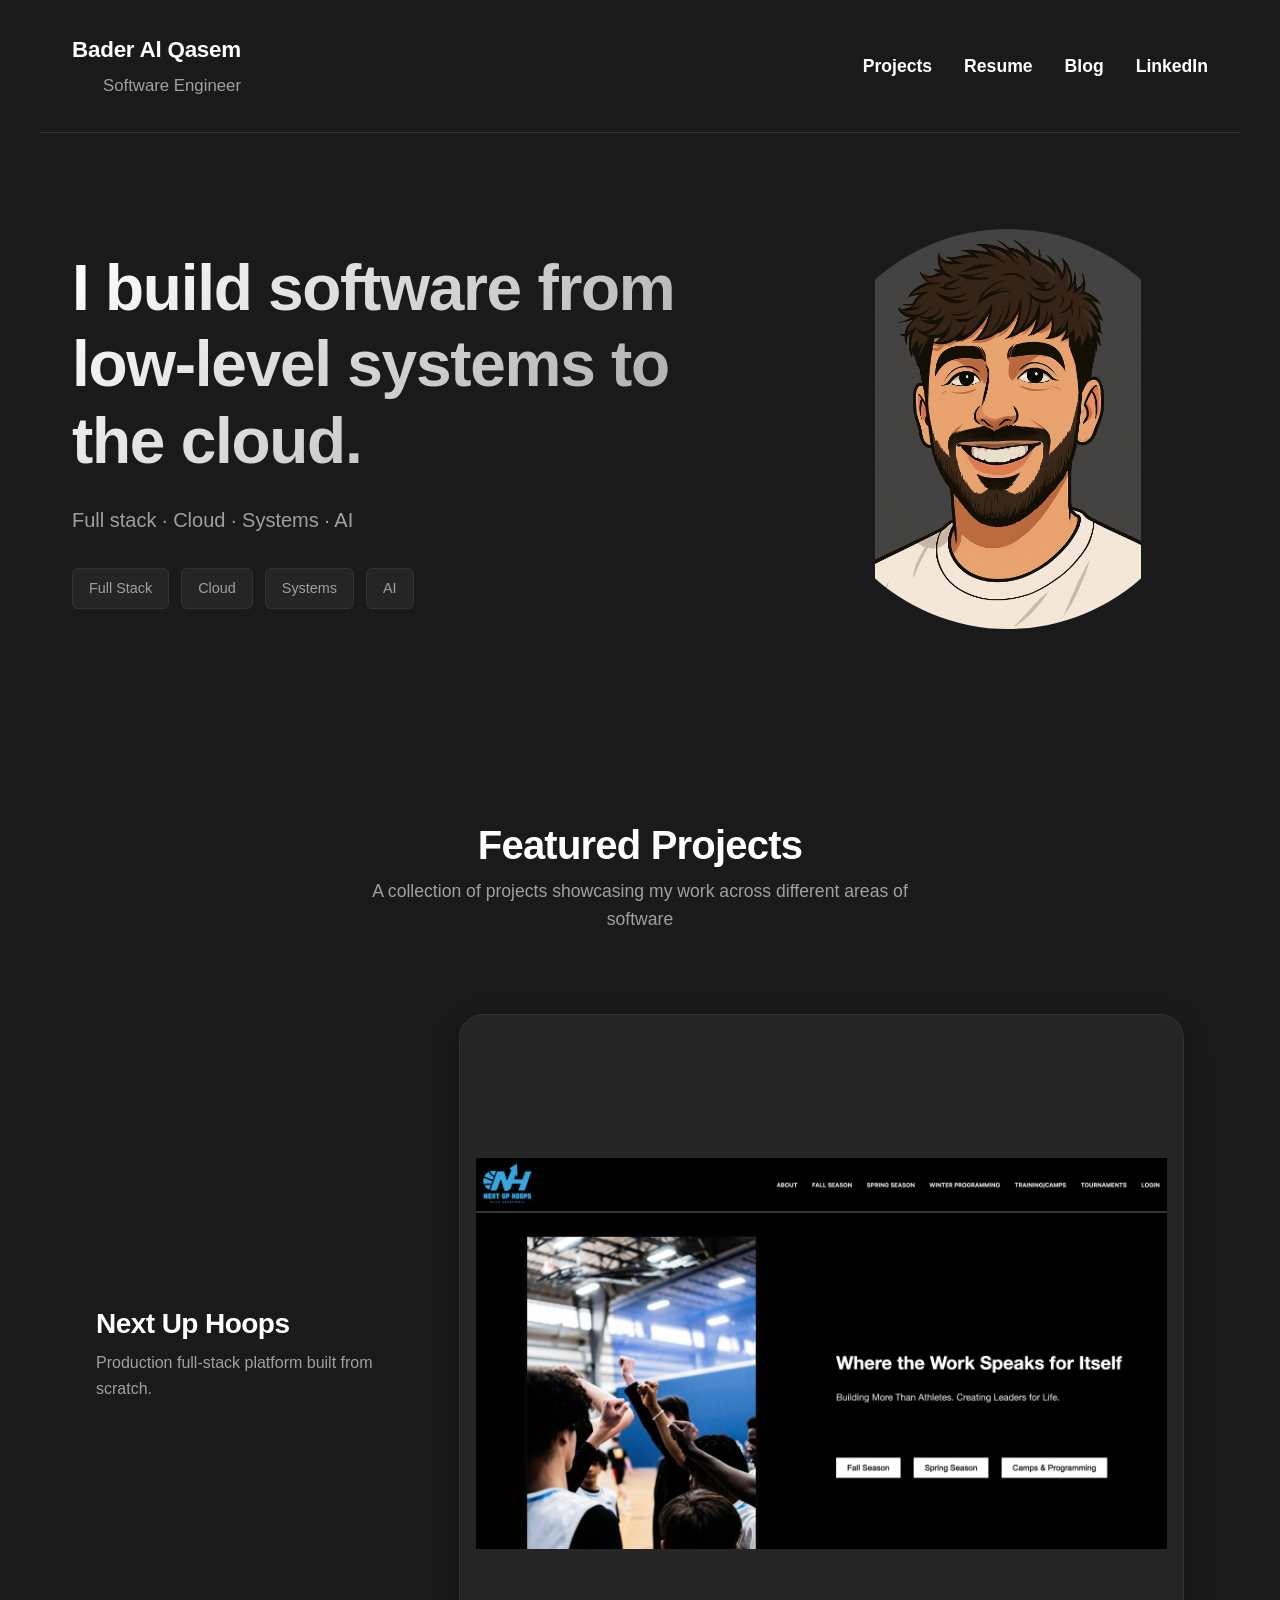
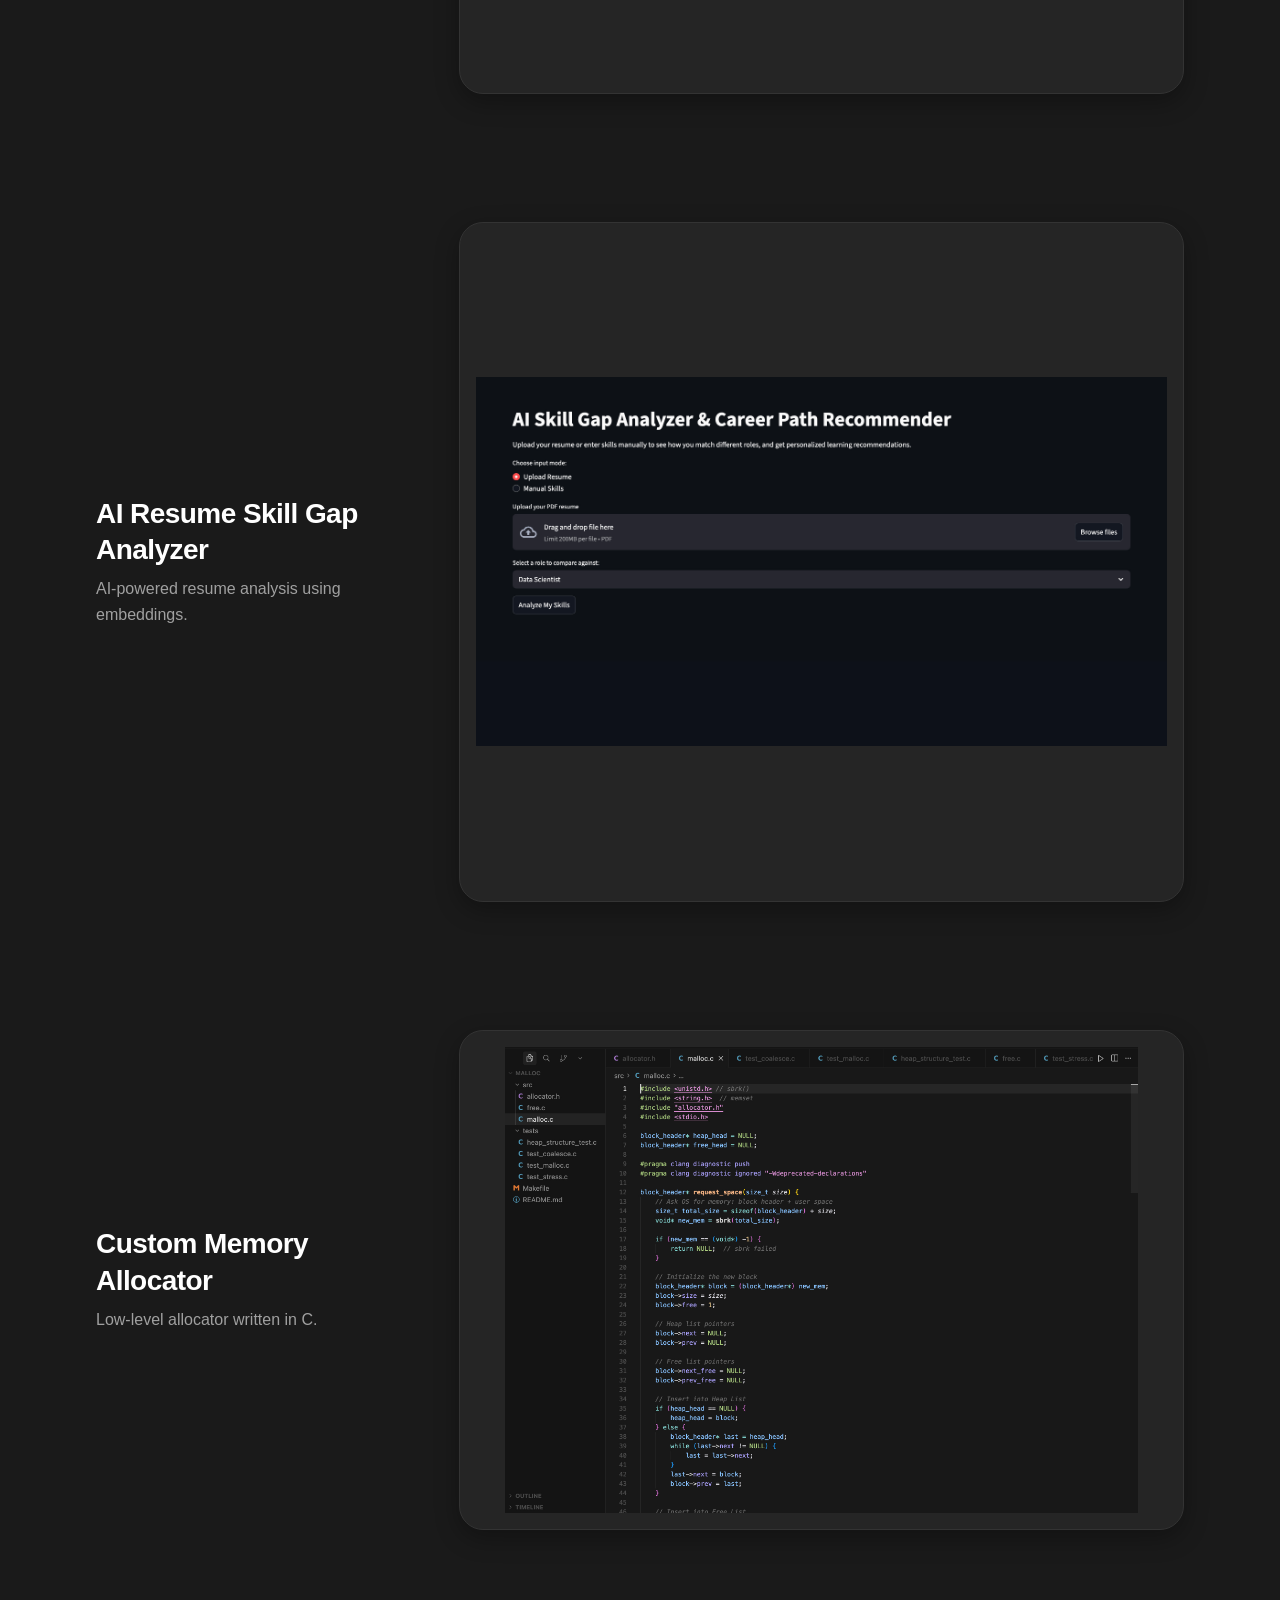
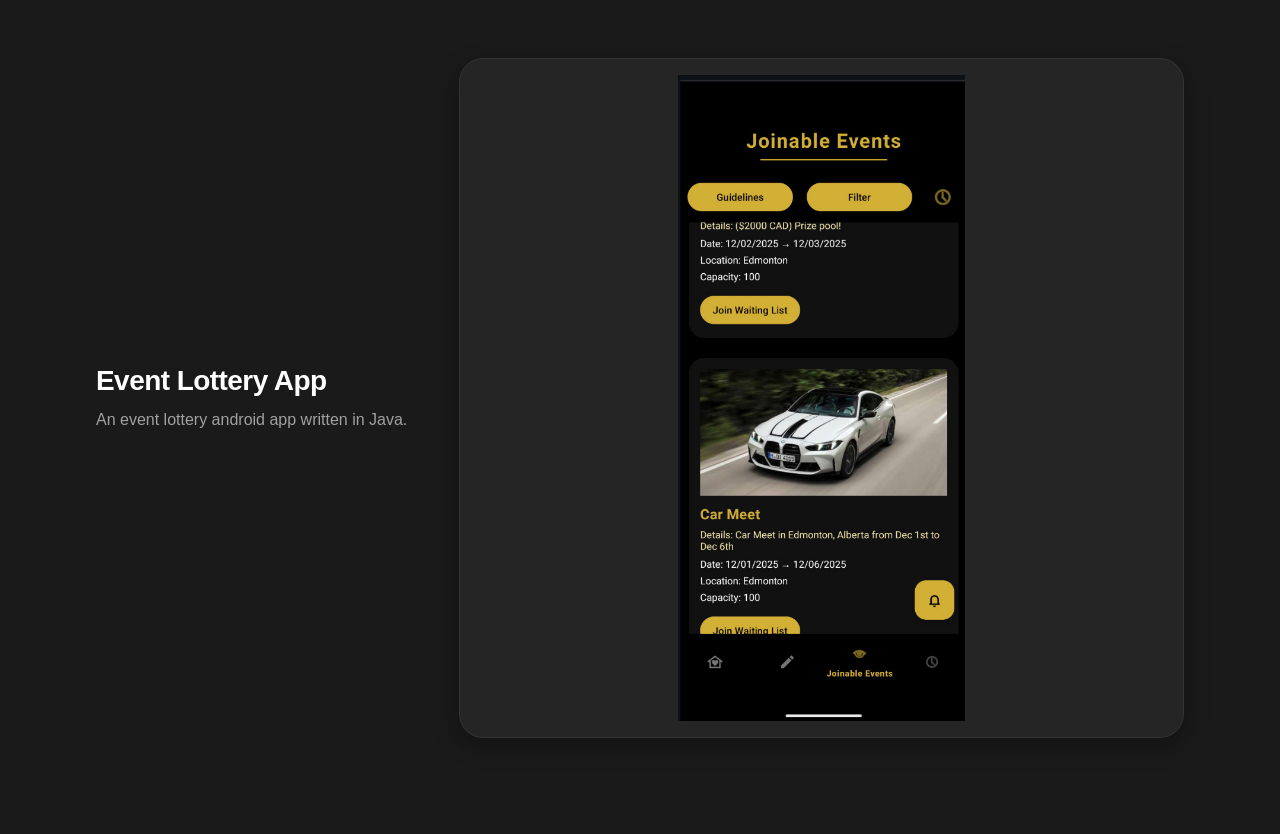
<file: index.html>
<!DOCTYPE html>
<html lang="en">
<head>
  <meta charset="UTF-8" />
  <meta name="viewport" content="width=device-width, initial-scale=1.0" />
  <title>Bader Al Qasem</title>
  <link rel="icon" type="image/png" href="images/favicon.png" />
  <link rel="apple-touch-icon" href="images/favicon.png" />
  <link rel="stylesheet" href="style.css" />
</head>
<body>

<nav>
  <div class="nav-brand">
    <a href="index.html" class="nav-brand-link"><strong>Bader Al Qasem</strong></a>
    <span>Software Engineer</span>
  </div>
  <button class="hamburger" aria-label="Toggle menu">
    <span></span>
    <span></span>
    <span></span>
  </button>
  <div class="nav-links">
    <a href="#projects">Projects</a>
    <a href="Bader_Alqasem_resume.pdf" target="_blank">Resume</a>
    <a href="blog.html">Blog</a>
    <a href="https://www.linkedin.com/in/bader-al-qasem/" target="_blank">LinkedIn</a>
  </div>
</nav>

<section class="hero">
  <div class="hero-content">
    <h1>I build software from low-level systems to the cloud.</h1>
    <p class="hero-tagline">
      Full stack · Cloud · Systems · AI
    </p>
    <div class="hero-badges">
      <span class="badge">Full Stack</span>
      <span class="badge">Cloud</span>
      <span class="badge">Systems</span>
      <span class="badge">AI</span>
    </div>
  </div>
  <div class="hero-image">
    <img src="images/avatar.png" />
  </div>
</section>

<section id="projects">
  <div class="section-header">
    <h2>Featured Projects</h2>
    <p class="section-description">A collection of projects showcasing my work across different areas of software</p>
  </div>

  <div class="projects-container">
    <a class="project-item" href="projects/next-up-hoops.html">
      <div class="project-info">
        <h3>Next Up Hoops</h3>
        <p>Production full-stack platform built from scratch.</p>
      </div>
      <div class="project-image">
        <img src="/images/next-up.jpg" alt="Next Up Hoops" />
      </div>
    </a>

    <a class="project-item" href="projects/resume-skill-gap.html">
      <div class="project-info">
        <h3>AI Resume Skill Gap Analyzer</h3>
        <p>AI-powered resume analysis using embeddings.</p>
      </div>
      <div class="project-image">
        <img src="/images/resume-ai.jpg" alt="AI Resume Skill Gap Analyzer" />
      </div>
    </a>

    <a class="project-item" href="projects/memory-allocator.html">
      <div class="project-info">
        <h3>Custom Memory Allocator</h3>
        <p>Low-level allocator written in C.</p>
      </div>
      <div class="project-image smaller-image">
        <img src="/images/allocator.jpg" alt="Custom Memory Allocator" />
      </div>
    </a>

    <a class="project-item" href="projects/event-lottery.html">
        <div class="project-info">
          <h3>Event Lottery App</h3>
          <p>An event lottery android app written in Java.</p>
        </div>
        <div class="project-image">
          <img src="/images/event-lottery.jpg" alt="Custom Memory Allocator" />
        </div>
      </a>
  </div>
</section>

<script>
  // Hamburger menu toggle
  const hamburger = document.querySelector('.hamburger');
  const navLinks = document.querySelector('.nav-links');
  const nav = document.querySelector('nav');

  hamburger.addEventListener('click', () => {
    hamburger.classList.toggle('active');
    navLinks.classList.toggle('active');
  });

  // Close menu when clicking on a link
  navLinks.addEventListener('click', (e) => {
    if (e.target.tagName === 'A') {
      hamburger.classList.remove('active');
      navLinks.classList.remove('active');
    }
  });

  // Close menu when clicking outside
  document.addEventListener('click', (e) => {
    if (!nav.contains(e.target) && navLinks.classList.contains('active')) {
      hamburger.classList.remove('active');
      navLinks.classList.remove('active');
    }
  });
</script>

</body>
</html>
</file>
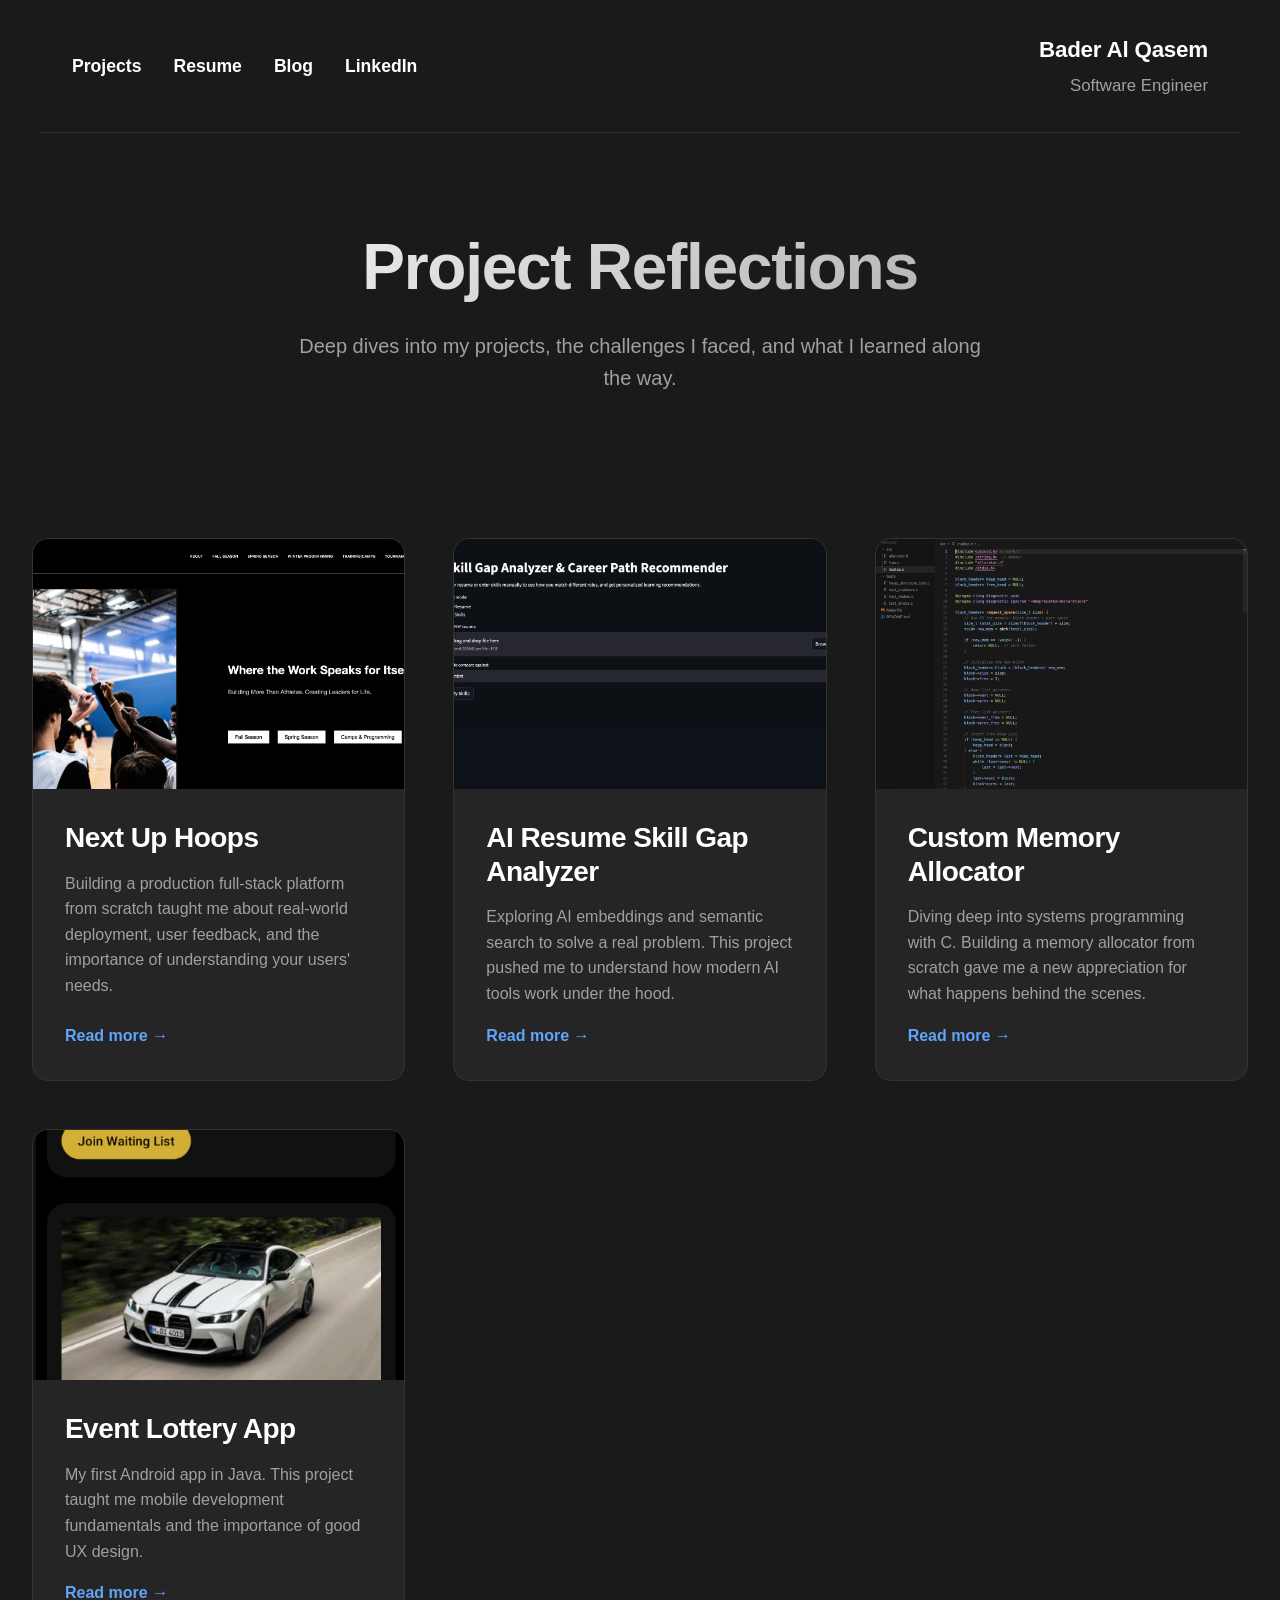
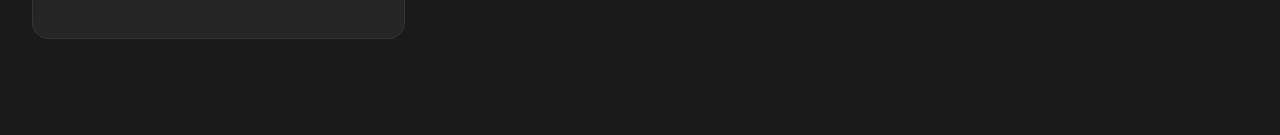
<file: blog.html>
<!DOCTYPE html>
<html lang="en">
<head>
  <meta charset="UTF-8" />
  <meta name="viewport" content="width=device-width, initial-scale=1.0" />
  <title>Blog | Bader Al Qasem</title>
  <link rel="icon" type="image/png" href="images/favicon.png" />
  <link rel="apple-touch-icon" href="images/favicon.png" />
  <link rel="stylesheet" href="style.css" />
</head>
<body>

<nav>
  <div class="nav-links">
    <a href="index.html#projects">Projects</a>
    <a href="Bader_Alqasem_resume.pdf" target="_blank">Resume</a>
    <a href="blog.html">Blog</a>
    <a href="https://www.linkedin.com/in/bader-al-qasem/" target="_blank">LinkedIn</a>
  </div>
  <div class="nav-brand">
    <a href="index.html" class="nav-brand-link"><strong>Bader Al Qasem</strong></a>
    <span>Software Engineer</span>
  </div>
</nav>

<section class="blog-hero">
  <div class="blog-hero-content">
    <h1>Project Reflections</h1>
    <p class="blog-hero-description">
      Deep dives into my projects, the challenges I faced, and what I learned along the way.
    </p>
  </div>
</section>

<section class="blog-content">
  <div class="blog-grid">
    <article class="blog-card" data-project="next-up-hoops">
      <div class="blog-card-image">
        <img src="images/next-up.jpg" alt="Next Up Hoops" />
      </div>
      <div class="blog-card-content">
        <h2>Next Up Hoops</h2>
        <p class="blog-card-excerpt">
          Building a production full-stack platform from scratch taught me about real-world deployment, user feedback, and the importance of understanding your users' needs.
        </p>
        <a href="blog/next-up-hoops.html" class="blog-card-link">Read more →</a>
      </div>
    </article>

    <article class="blog-card" data-project="resume-skill-gap">
      <div class="blog-card-image">
        <img src="images/resume-ai.jpg" alt="AI Resume Skill Gap Analyzer" />
      </div>
      <div class="blog-card-content">
        <h2>AI Resume Skill Gap Analyzer</h2>
        <p class="blog-card-excerpt">
          Exploring AI embeddings and semantic search to solve a real problem. This project pushed me to understand how modern AI tools work under the hood.
        </p>
        <a href="blog/resume-skill-gap.html" class="blog-card-link">Read more →</a>
      </div>
    </article>

    <article class="blog-card" data-project="memory-allocator">
      <div class="blog-card-image">
        <img src="images/allocator.jpg" alt="Custom Memory Allocator" />
      </div>
      <div class="blog-card-content">
        <h2>Custom Memory Allocator</h2>
        <p class="blog-card-excerpt">
          Diving deep into systems programming with C. Building a memory allocator from scratch gave me a new appreciation for what happens behind the scenes.
        </p>
        <a href="blog/memory-allocator.html" class="blog-card-link">Read more →</a>
      </div>
    </article>

    <article class="blog-card" data-project="event-lottery">
      <div class="blog-card-image">
        <img src="images/event-lottery.jpg" alt="Event Lottery App" />
      </div>
      <div class="blog-card-content">
        <h2>Event Lottery App</h2>
        <p class="blog-card-excerpt">
          My first Android app in Java. This project taught me mobile development fundamentals and the importance of good UX design.
        </p>
        <a href="blog/event-lottery.html" class="blog-card-link">Read more →</a>
      </div>
    </article>
  </div>
</section>

</body>
</html>
</file>
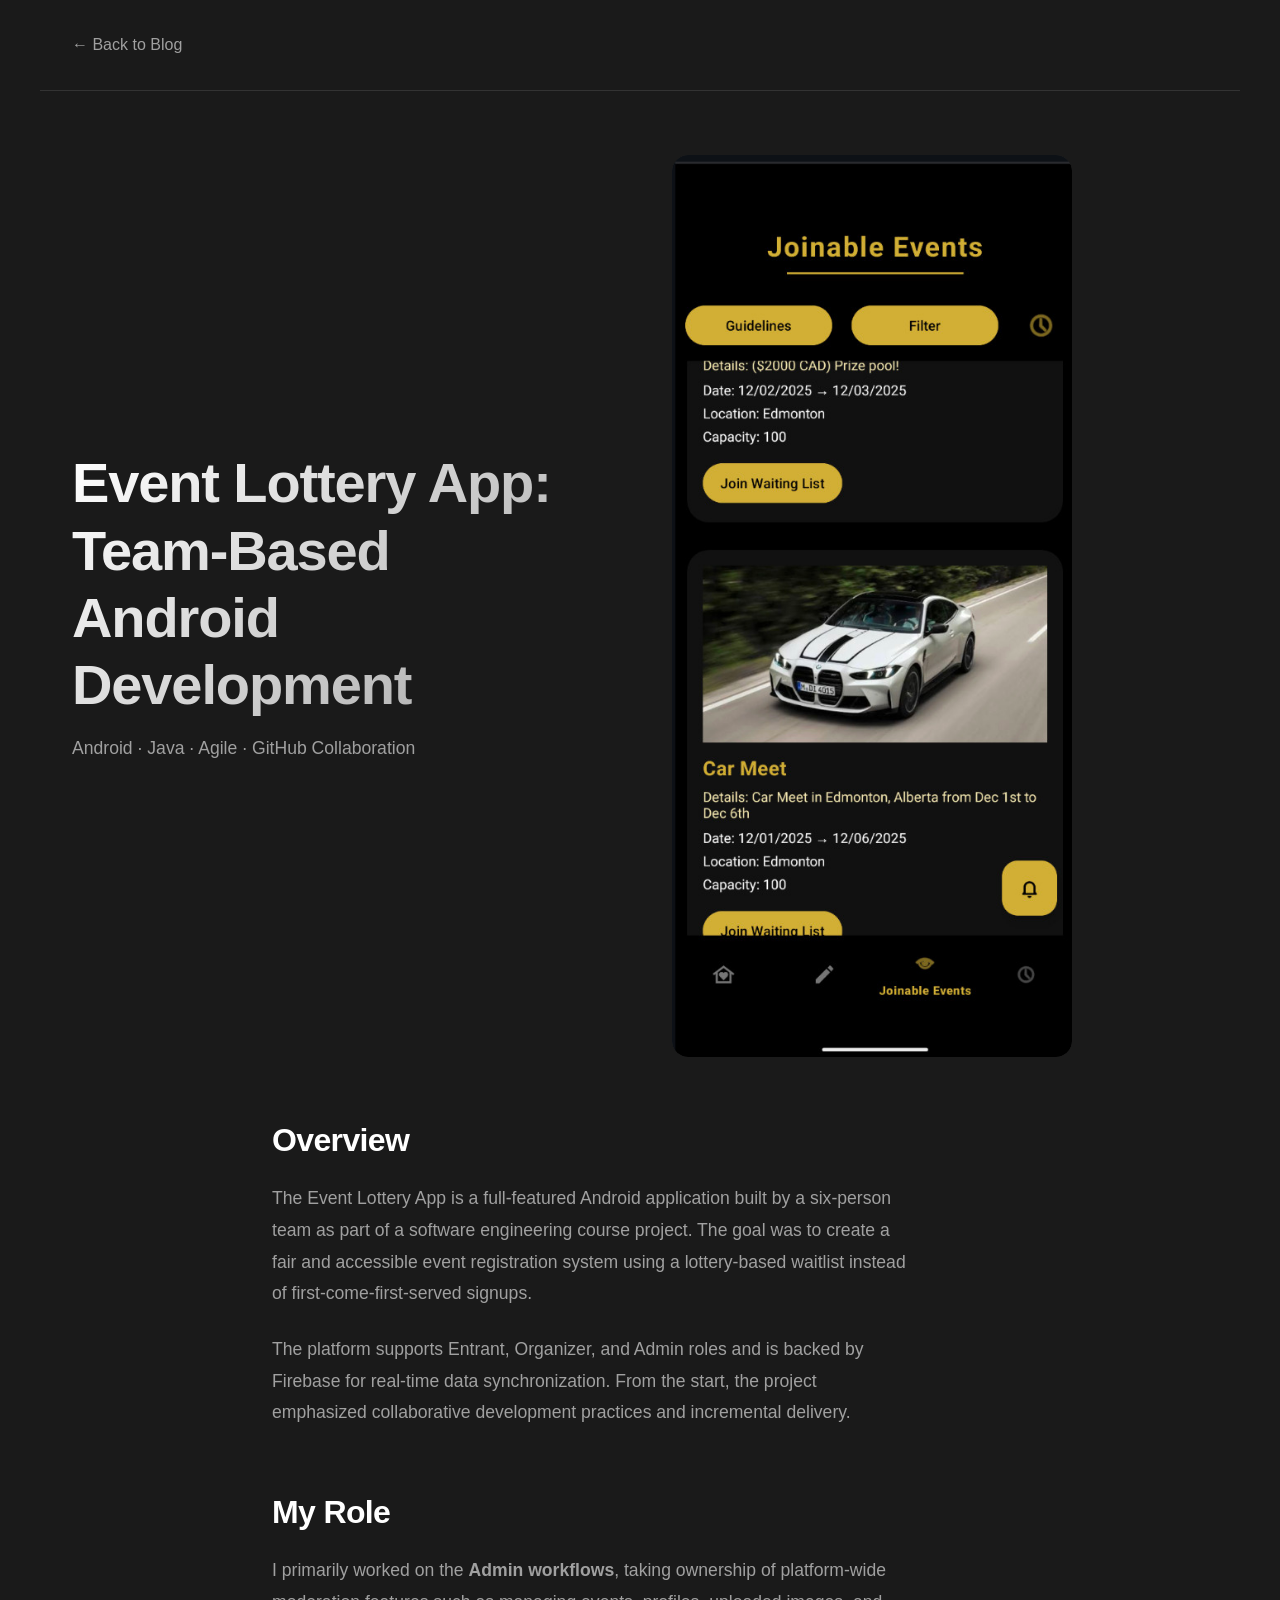
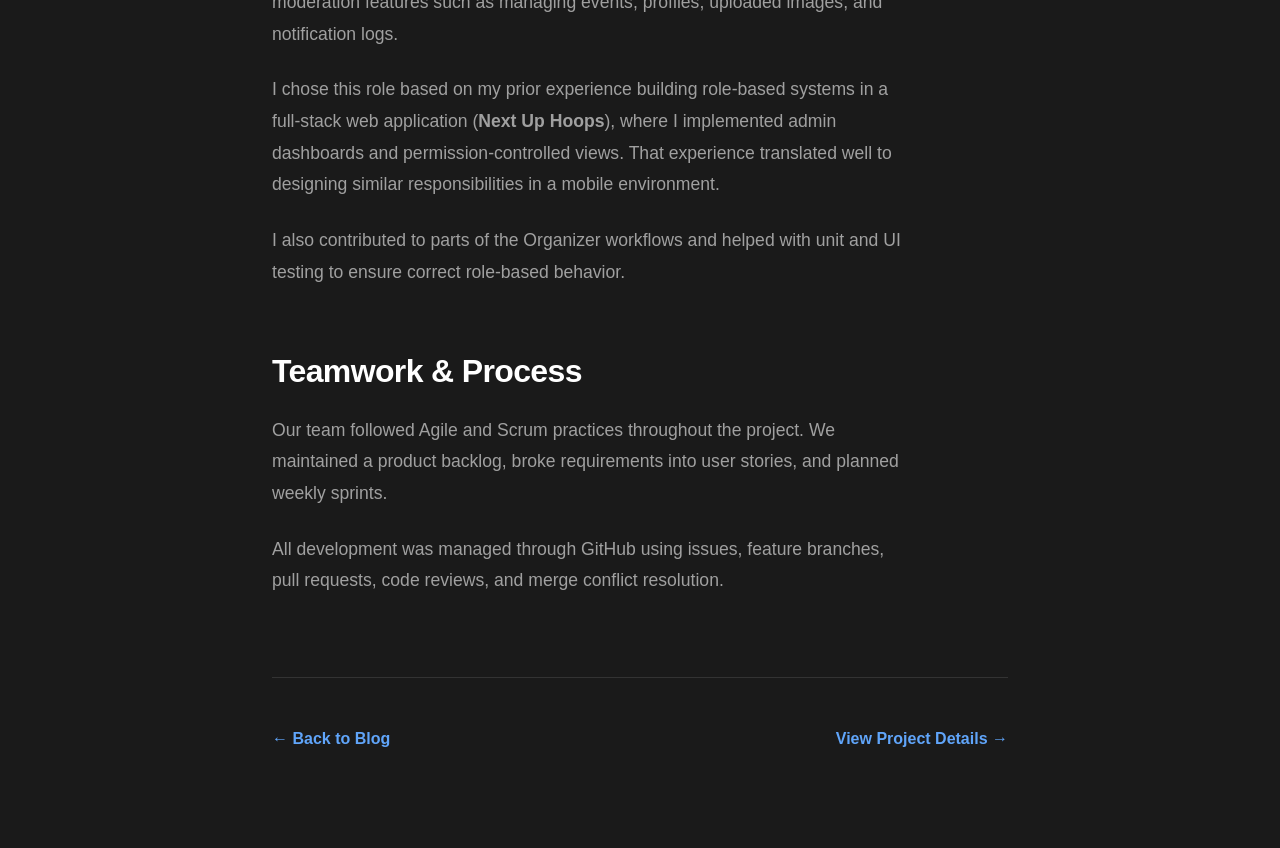
<file: blog/event-lottery.html>
<!DOCTYPE html>
<html lang="en">
<head>
  <meta charset="UTF-8" />
  <meta name="viewport" content="width=device-width, initial-scale=1.0" />
  <title>Event Lottery App: Team-Based Android Development | Bader Al Qasem</title>
  <link rel="icon" type="image/png" href="../images/favicon.png" />
  <link rel="apple-touch-icon" href="../images/favicon.png" />
  <link rel="stylesheet" href="../style.css" />
</head>
<body>

<nav class="project-nav">
  <a href="../blog.html">← Back to Blog</a>
</nav>

<section class="blog-post-hero">
  <div class="blog-post-hero-content">
    <h1>Event Lottery App: Team-Based Android Development</h1>
    <p class="blog-post-meta">
      Android · Java · Agile · GitHub Collaboration
    </p>
  </div>
  <div class="blog-post-hero-image smaller">
    <img src="../images/event-lottery.jpg" alt="Event Lottery App" />
  </div>
</section>

<section class="blog-post-content">

  <div class="blog-post-section">
    <h2>Overview</h2>
    <p>
      The Event Lottery App is a full-featured Android application built by a
      six-person team as part of a software engineering course project. The goal
      was to create a fair and accessible event registration system using a
      lottery-based waitlist instead of first-come-first-served signups.
    </p>
    <p>
      The platform supports Entrant, Organizer, and Admin roles and is backed by
      Firebase for real-time data synchronization. From the start, the project
      emphasized collaborative development practices and incremental delivery.
    </p>
  </div>

  <div class="blog-post-section">
    <h2>My Role</h2>
    <p>
      I primarily worked on the <strong>Admin workflows</strong>, taking ownership
      of platform-wide moderation features such as managing events, profiles,
      uploaded images, and notification logs.
    </p>
    <p>
      I chose this role based on my prior experience building role-based systems
      in a full-stack web application (<strong>Next Up Hoops</strong>), where I
      implemented admin dashboards and permission-controlled views. That
      experience translated well to designing similar responsibilities in a
      mobile environment.
    </p>
    <p>
      I also contributed to parts of the Organizer workflows and helped with unit
      and UI testing to ensure correct role-based behavior.
    </p>
  </div>

  <div class="blog-post-section">
    <h2>Teamwork & Process</h2>
    <p>
      Our team followed Agile and Scrum practices throughout the project. We
      maintained a product backlog, broke requirements into user stories, and
      planned weekly sprints.
    </p>
    <p>
      All development was managed through GitHub using issues, feature branches,
      pull requests, code reviews, and merge conflict resolution.
    </p>
  </div>

  <div class="blog-post-footer">
    <a href="../blog.html" class="blog-back-link">← Back to Blog</a>
    <a href="../projects/event-lottery.html" class="blog-project-link">
      View Project Details →
    </a>
  </div>

</section>

</body>
</html>
</file>
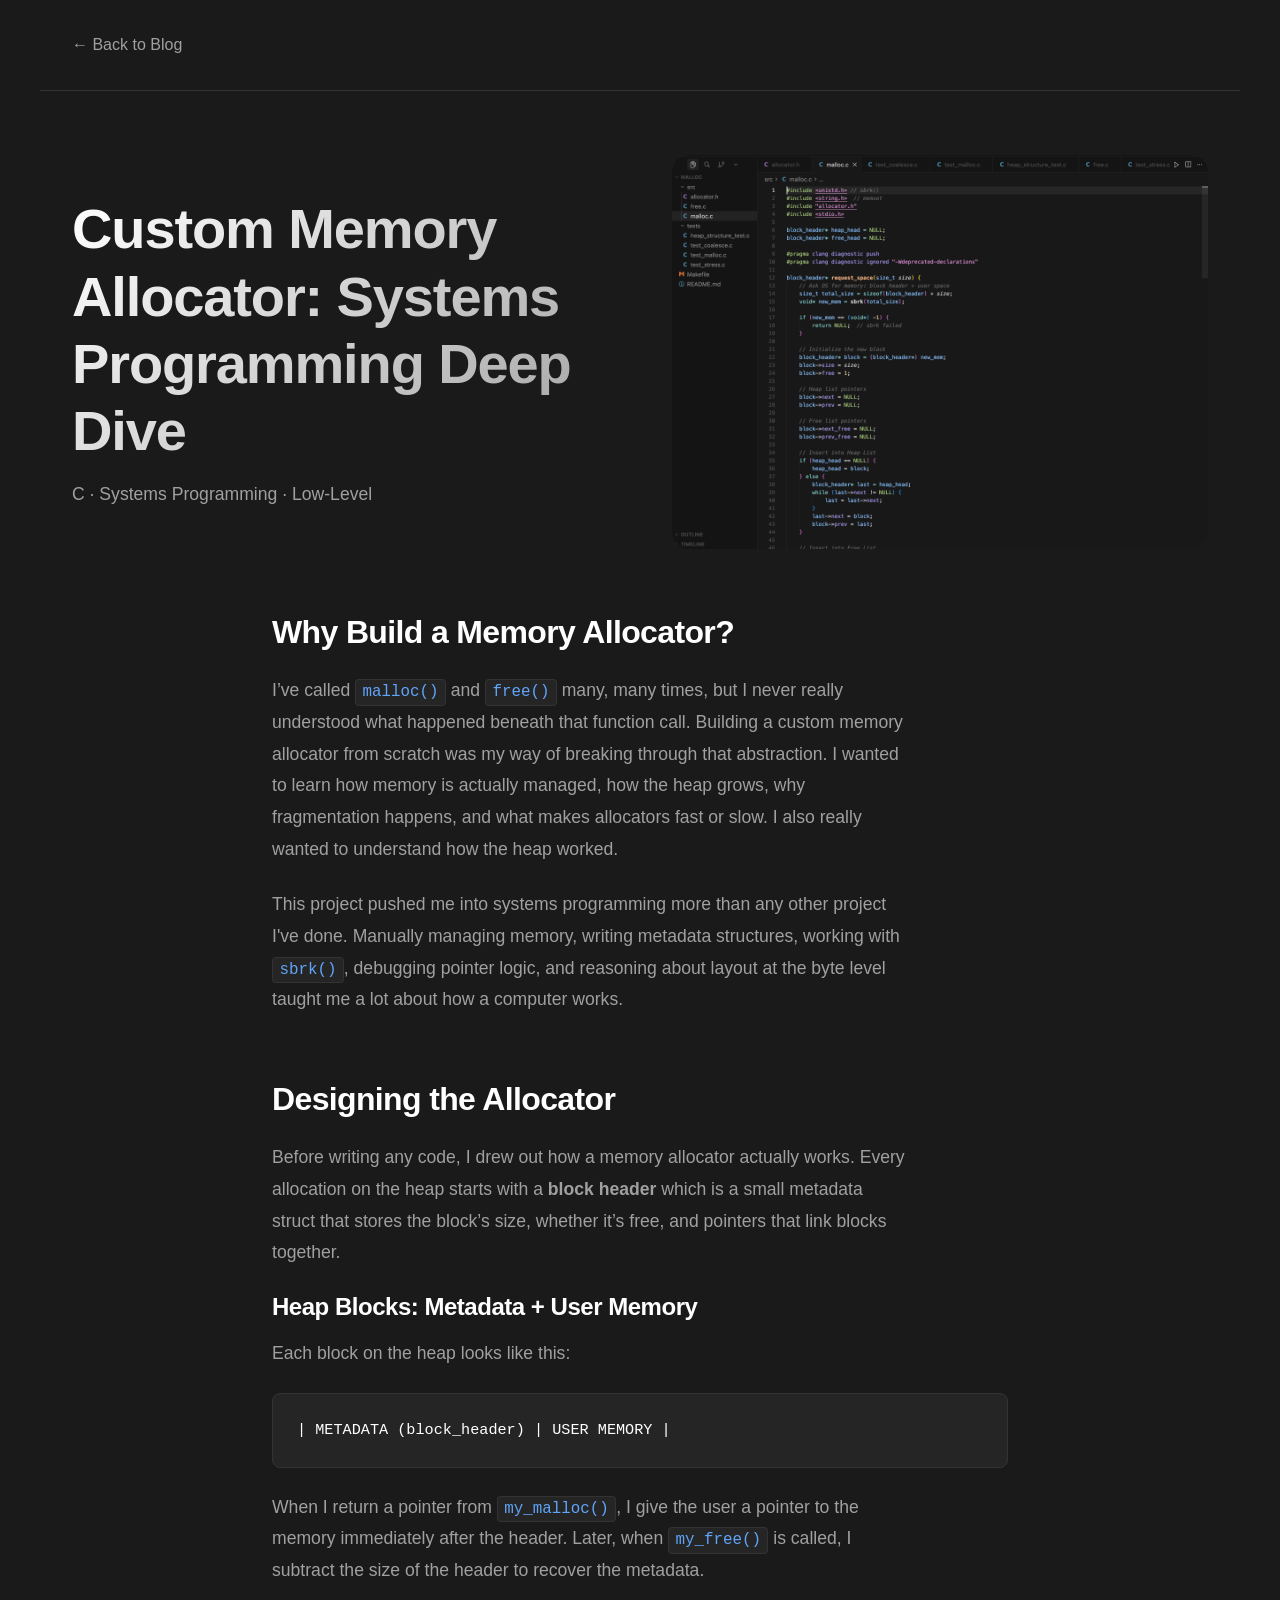
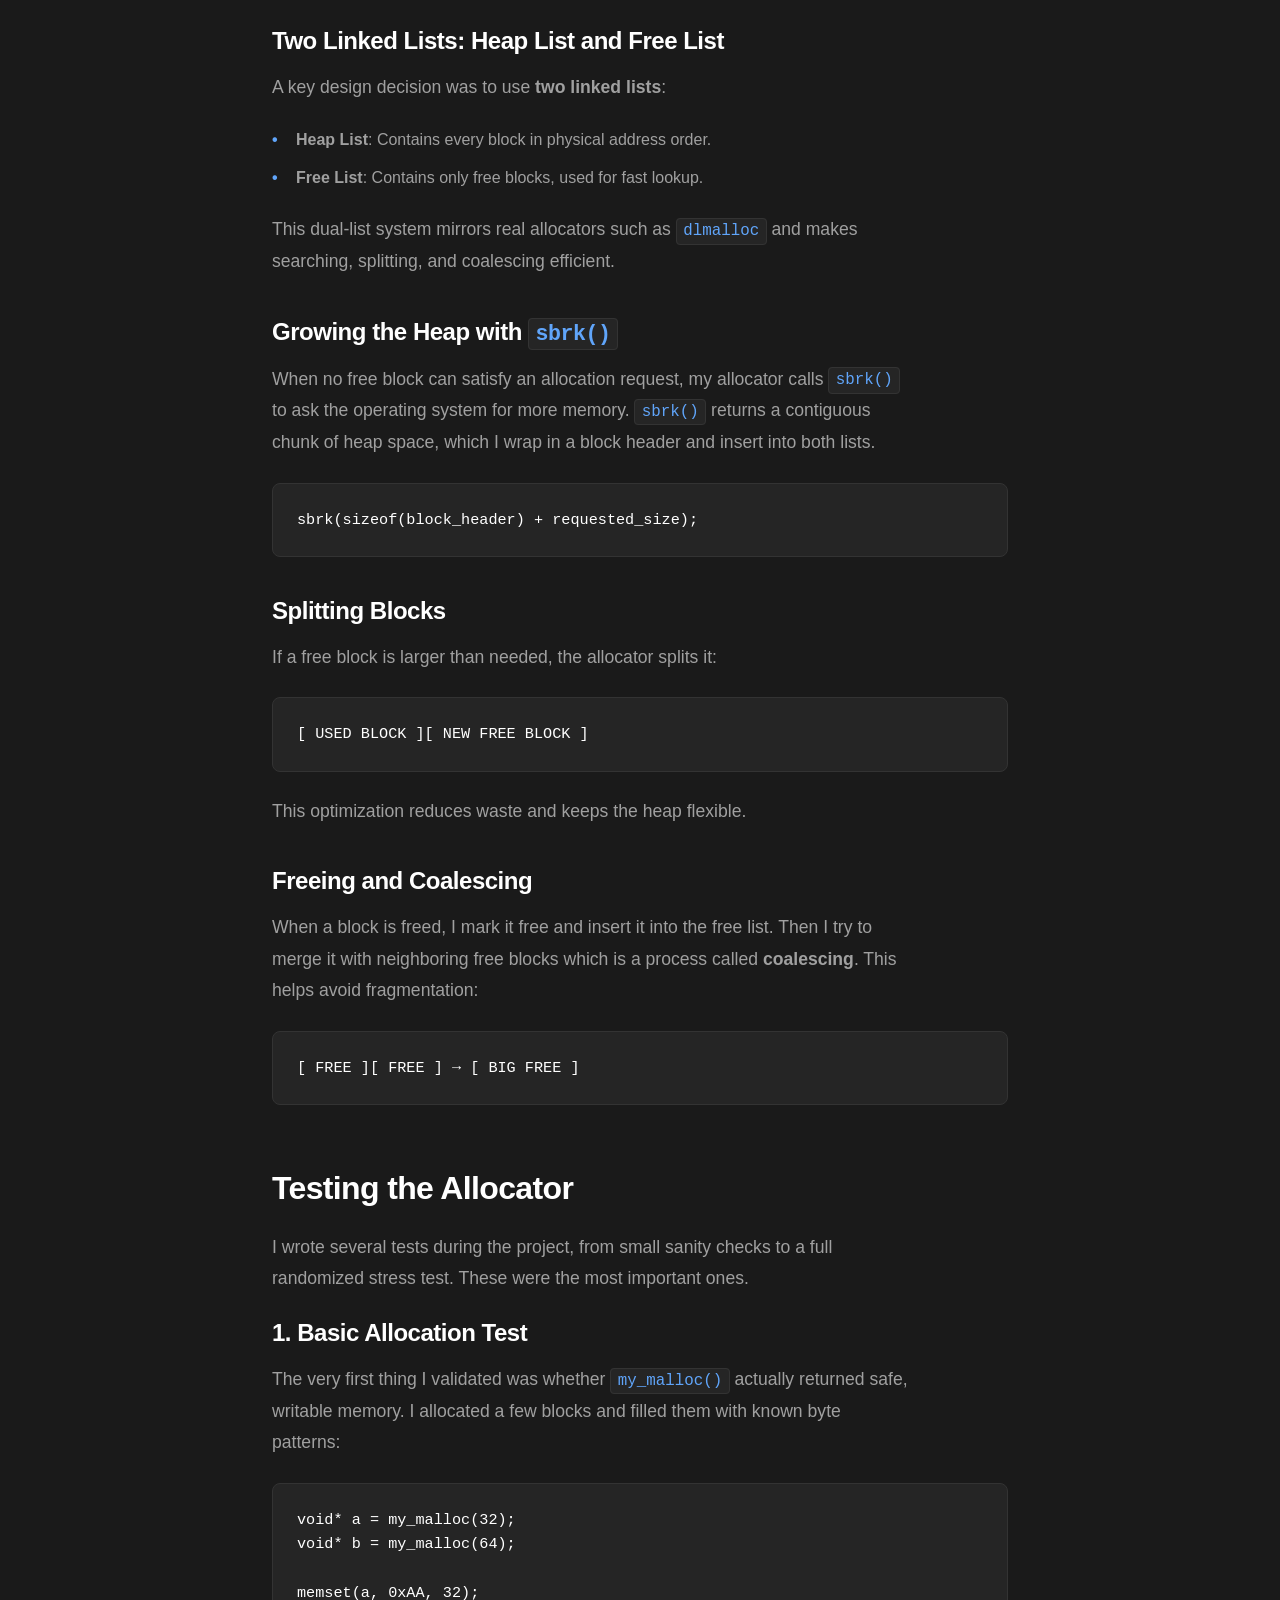
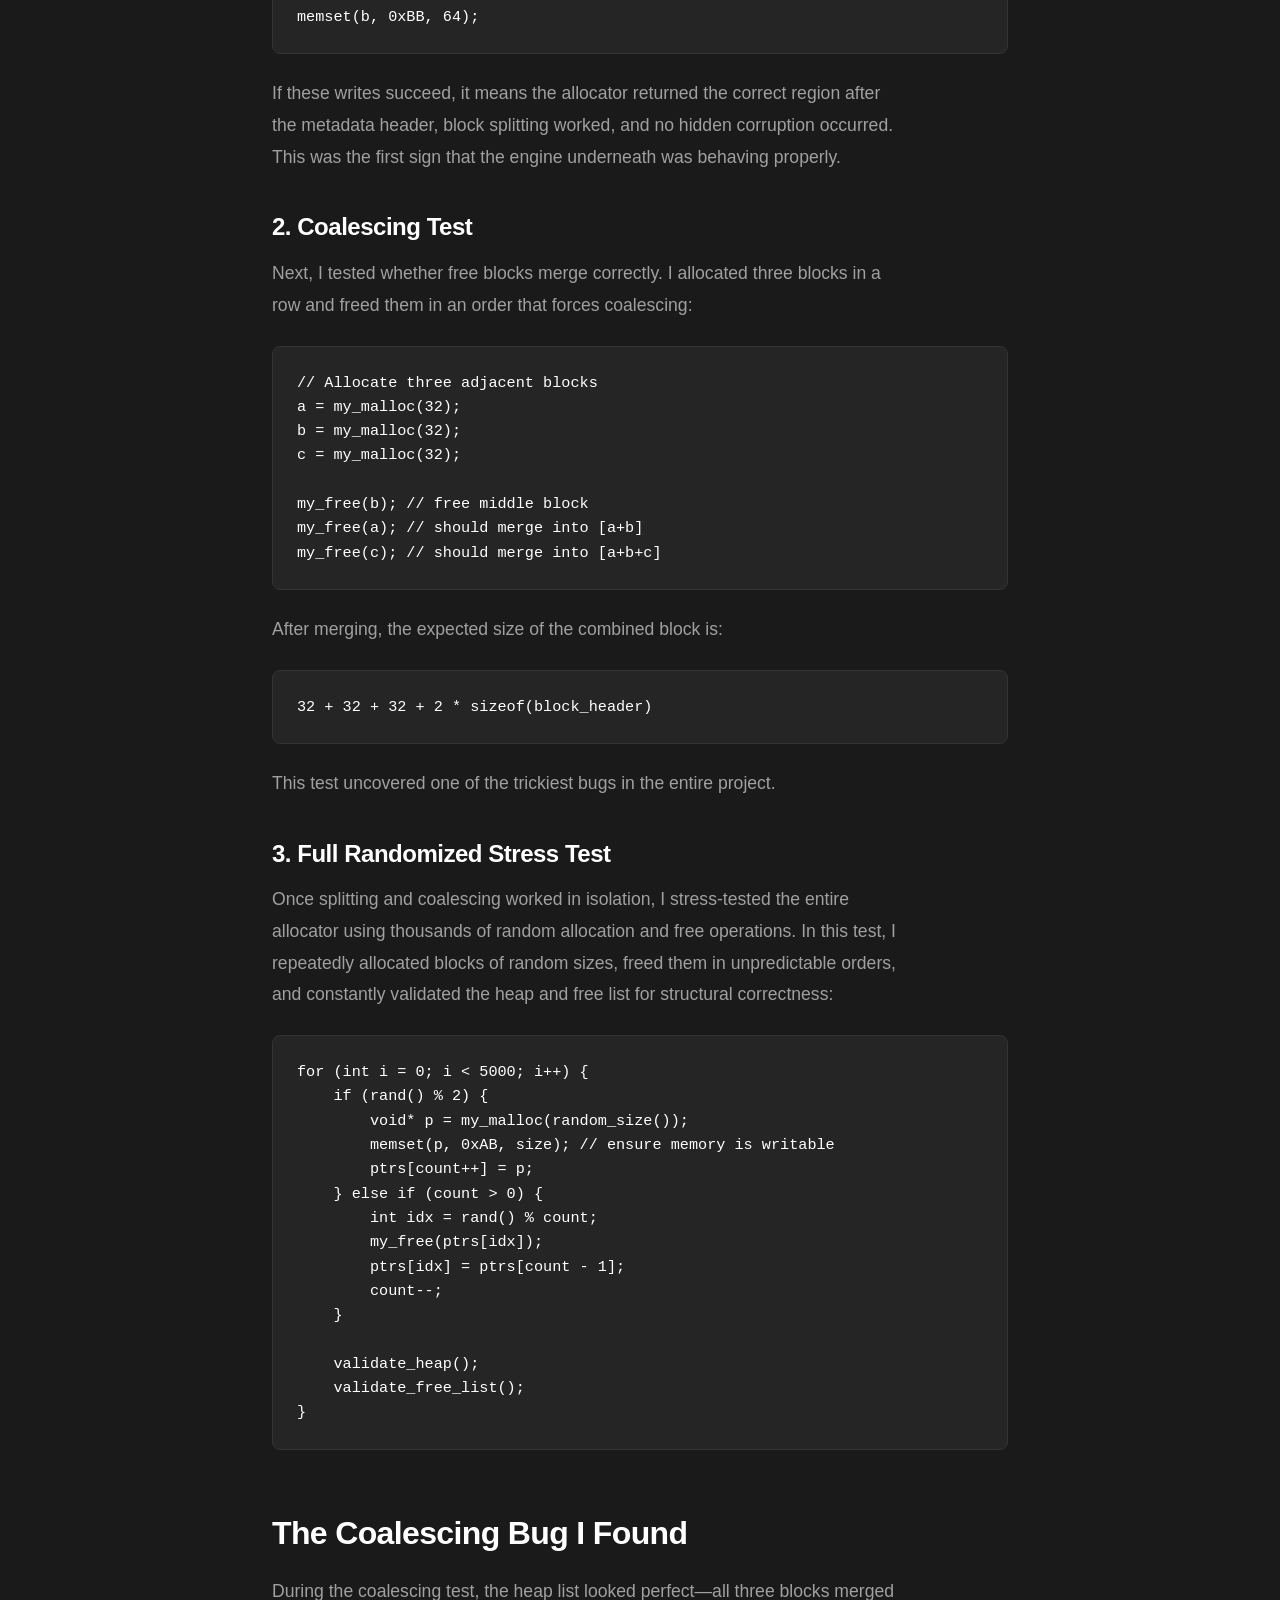
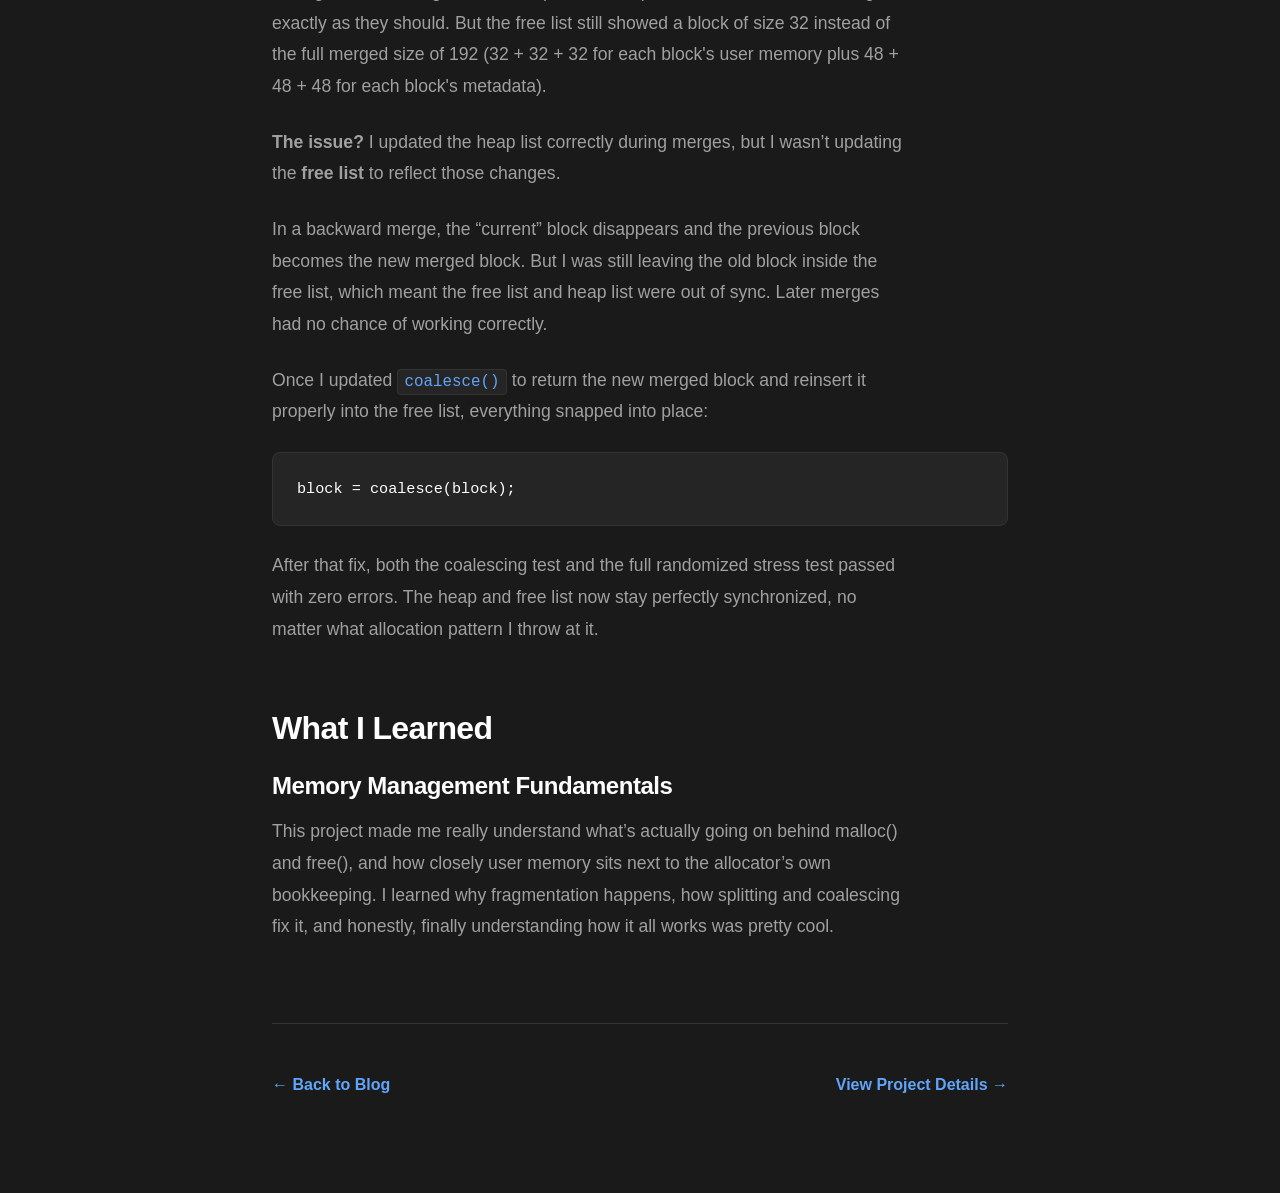
<file: blog/memory-allocator.html>
<!DOCTYPE html>
<html lang="en">
<head>
  <meta charset="UTF-8" />
  <meta name="viewport" content="width=device-width, initial-scale=1.0" />
  <title>Custom Memory Allocator: Systems Programming Deep Dive | Bader Al Qasem</title>
  <link rel="icon" type="image/png" href="../images/favicon.png" />
  <link rel="apple-touch-icon" href="../images/favicon.png" />
  <link rel="stylesheet" href="../style.css" />
</head>
<body>

<nav class="project-nav">
  <a href="../blog.html">← Back to Blog</a>
</nav>

<section class="blog-post-hero">
  <div class="blog-post-hero-content">
    <h1>Custom Memory Allocator: Systems Programming Deep Dive</h1>
    <p class="blog-post-meta">C · Systems Programming · Low-Level</p>
  </div>
  <div class="blog-post-hero-image">
    <img src="../images/allocator.jpg" alt="Custom Memory Allocator" />
  </div>
</section>

<section class="blog-post-content">

  <div class="blog-post-section">
    <h2>Why Build a Memory Allocator?</h2>
    <p>
      I’ve called <code>malloc()</code> and <code>free()</code> many, many times, but I never really understood what happened 
      beneath that function call. Building a custom memory allocator from scratch was my way of breaking through that abstraction.
      I wanted to learn how memory is actually managed, how the heap grows, why fragmentation happens, and what makes allocators
      fast or slow. I also really wanted to understand how the heap worked.
    </p>
    <p>
      This project pushed me into systems programming more than any other project I've done. Manually managing memory, writing
      metadata structures, working with <code>sbrk()</code>, debugging pointer logic, and reasoning about layout at the byte level 
      taught me a lot about how a computer works.
    </p>
  </div>

  <div class="blog-post-section">
    <h2>Designing the Allocator</h2>
    <p>
      Before writing any code, I drew out how a memory allocator actually works. Every allocation on the heap starts with a 
      <strong>block header</strong> which is a small metadata struct that stores the block’s size, whether it’s free, and pointers that link
      blocks together.
    </p>

    <h3>Heap Blocks: Metadata + User Memory</h3>
    <p>Each block on the heap looks like this:</p>
    <pre><code>| METADATA (block_header) | USER MEMORY |</code></pre>

    <p>
      When I return a pointer from <code>my_malloc()</code>, I give the user a pointer to the memory immediately after the header.
      Later, when <code>my_free()</code> is called, I subtract the size of the header to recover the metadata.
    </p>

    <h3>Two Linked Lists: Heap List and Free List</h3>
    <p>
      A key design decision was to use <strong>two linked lists</strong>:
    </p>
    <ul>
      <li><strong>Heap List</strong>: Contains every block in physical address order.</li>
      <li><strong>Free List</strong>: Contains only free blocks, used for fast lookup.</li>
    </ul>
    <p>
      This dual-list system mirrors real allocators such as <code>dlmalloc</code> and makes searching, splitting, and coalescing efficient.
    </p>

    <h3>Growing the Heap with <code>sbrk()</code></h3>
    <p>
      When no free block can satisfy an allocation request, my allocator calls <code>sbrk()</code> to ask the operating system
      for more memory. <code>sbrk()</code> returns a contiguous chunk of heap space, which I wrap in a block header and insert 
      into both lists.
    </p>
    <pre><code>sbrk(sizeof(block_header) + requested_size);</code></pre>

    <h3>Splitting Blocks</h3>
    <p>
      If a free block is larger than needed, the allocator splits it:
    </p>
    <pre><code>[ USED BLOCK ][ NEW FREE BLOCK ]</code></pre>
    <p>
      This optimization reduces waste and keeps the heap flexible.
    </p>

    <h3>Freeing and Coalescing</h3>
    <p>
      When a block is freed, I mark it free and insert it into the free list. Then I try to merge it with neighboring free blocks which is
      a process called <strong>coalescing</strong>. This helps avoid fragmentation:
    </p>
    <pre><code>[ FREE ][ FREE ] → [ BIG FREE ]</code></pre>
  </div>

  <div class="blog-post-section">
    <h2>Testing the Allocator</h2>
    <p>
      I wrote several tests during the project, from small sanity checks to a full
      randomized stress test. These were the most important ones.
    </p>

    <h3>1. Basic Allocation Test</h3>
    <p>
      The very first thing I validated was whether <code>my_malloc()</code> actually returned safe,
      writable memory. I allocated a few blocks and filled them with known byte patterns:
    </p>
    <pre><code>void* a = my_malloc(32);
void* b = my_malloc(64);

memset(a, 0xAA, 32);
memset(b, 0xBB, 64);</code></pre>
    <p>
      If these writes succeed, it means the allocator returned the correct region after the metadata header,
      block splitting worked, and no hidden corruption occurred. This was the first sign that the engine 
      underneath was behaving properly.
    </p>

    <h3>2. Coalescing Test</h3>
    <p>
      Next, I tested whether free blocks merge correctly. I allocated three blocks in a row and freed them
      in an order that forces coalescing:
    </p>
    <pre><code>// Allocate three adjacent blocks
a = my_malloc(32);
b = my_malloc(32);
c = my_malloc(32);

my_free(b); // free middle block
my_free(a); // should merge into [a+b]
my_free(c); // should merge into [a+b+c]</code></pre>
    <p>
      After merging, the expected size of the combined block is:
    </p>
    <pre><code>32 + 32 + 32 + 2 * sizeof(block_header)</code></pre>
    <p>
      This test uncovered one of the trickiest bugs in the entire project.
    </p>

    <h3>3. Full Randomized Stress Test</h3>
    <p>
      Once splitting and coalescing worked in isolation, I stress-tested the entire allocator using thousands
      of random allocation and free operations. In this test, I repeatedly allocated blocks of random sizes,
      freed them in unpredictable orders, and constantly validated the heap and free list for structural
      correctness:
    </p>
    <pre><code>for (int i = 0; i < 5000; i++) {
    if (rand() % 2) {
        void* p = my_malloc(random_size());
        memset(p, 0xAB, size); // ensure memory is writable
        ptrs[count++] = p;
    } else if (count > 0) {
        int idx = rand() % count;
        my_free(ptrs[idx]);
        ptrs[idx] = ptrs[count - 1];
        count--;
    }

    validate_heap();
    validate_free_list();
}</code></pre>
  </div>

  <div class="blog-post-section">
    <h2>The Coalescing Bug I Found</h2>
    <p>
      During the coalescing test, the heap list looked perfect—all three blocks merged exactly as they should.
      But the free list still showed a block of size 32 instead of the full merged size of 192 (32 + 32 + 32 for each block's user
      memory plus 48 + 48 + 48 for each block's metadata).
    </p>

    <p><strong>The issue?</strong> I updated the heap list correctly during merges, but I wasn’t updating the
      <strong>free list</strong> to reflect those changes.</p>

    <p>
      In a backward merge, the “current” block disappears and the previous block becomes the new merged block.
      But I was still leaving the old block inside the free list, which meant the free list and heap list were
      out of sync. Later merges had no chance of working correctly.
    </p>

    <p>
      Once I updated <code>coalesce()</code> to return the new merged block and reinsert it properly into the
      free list, everything snapped into place:
    </p>
    <pre><code>block = coalesce(block);</code></pre>
    <p>
      After that fix, both the coalescing test and the full randomized stress test passed with zero errors.
      The heap and free list now stay perfectly synchronized, no matter what allocation pattern I throw at it.
    </p>
  </div>

  <div class="blog-post-section">
    <h2>What I Learned</h2>
    
    <h3>Memory Management Fundamentals</h3>
    <p>
      This project made me really understand what’s actually 
      going on behind malloc() and free(), and how closely user 
      memory sits next to the allocator’s own bookkeeping. I 
      learned why fragmentation happens, how splitting and 
      coalescing fix it, and honestly, finally understanding how it all works was pretty cool.    
    </p>
  </div>

  <div class="blog-post-footer">
    <a href="../blog.html" class="blog-back-link">← Back to Blog</a>
    <a href="../projects/memory-allocator.html" class="blog-project-link">View Project Details →</a>
  </div>

</section>
</file>
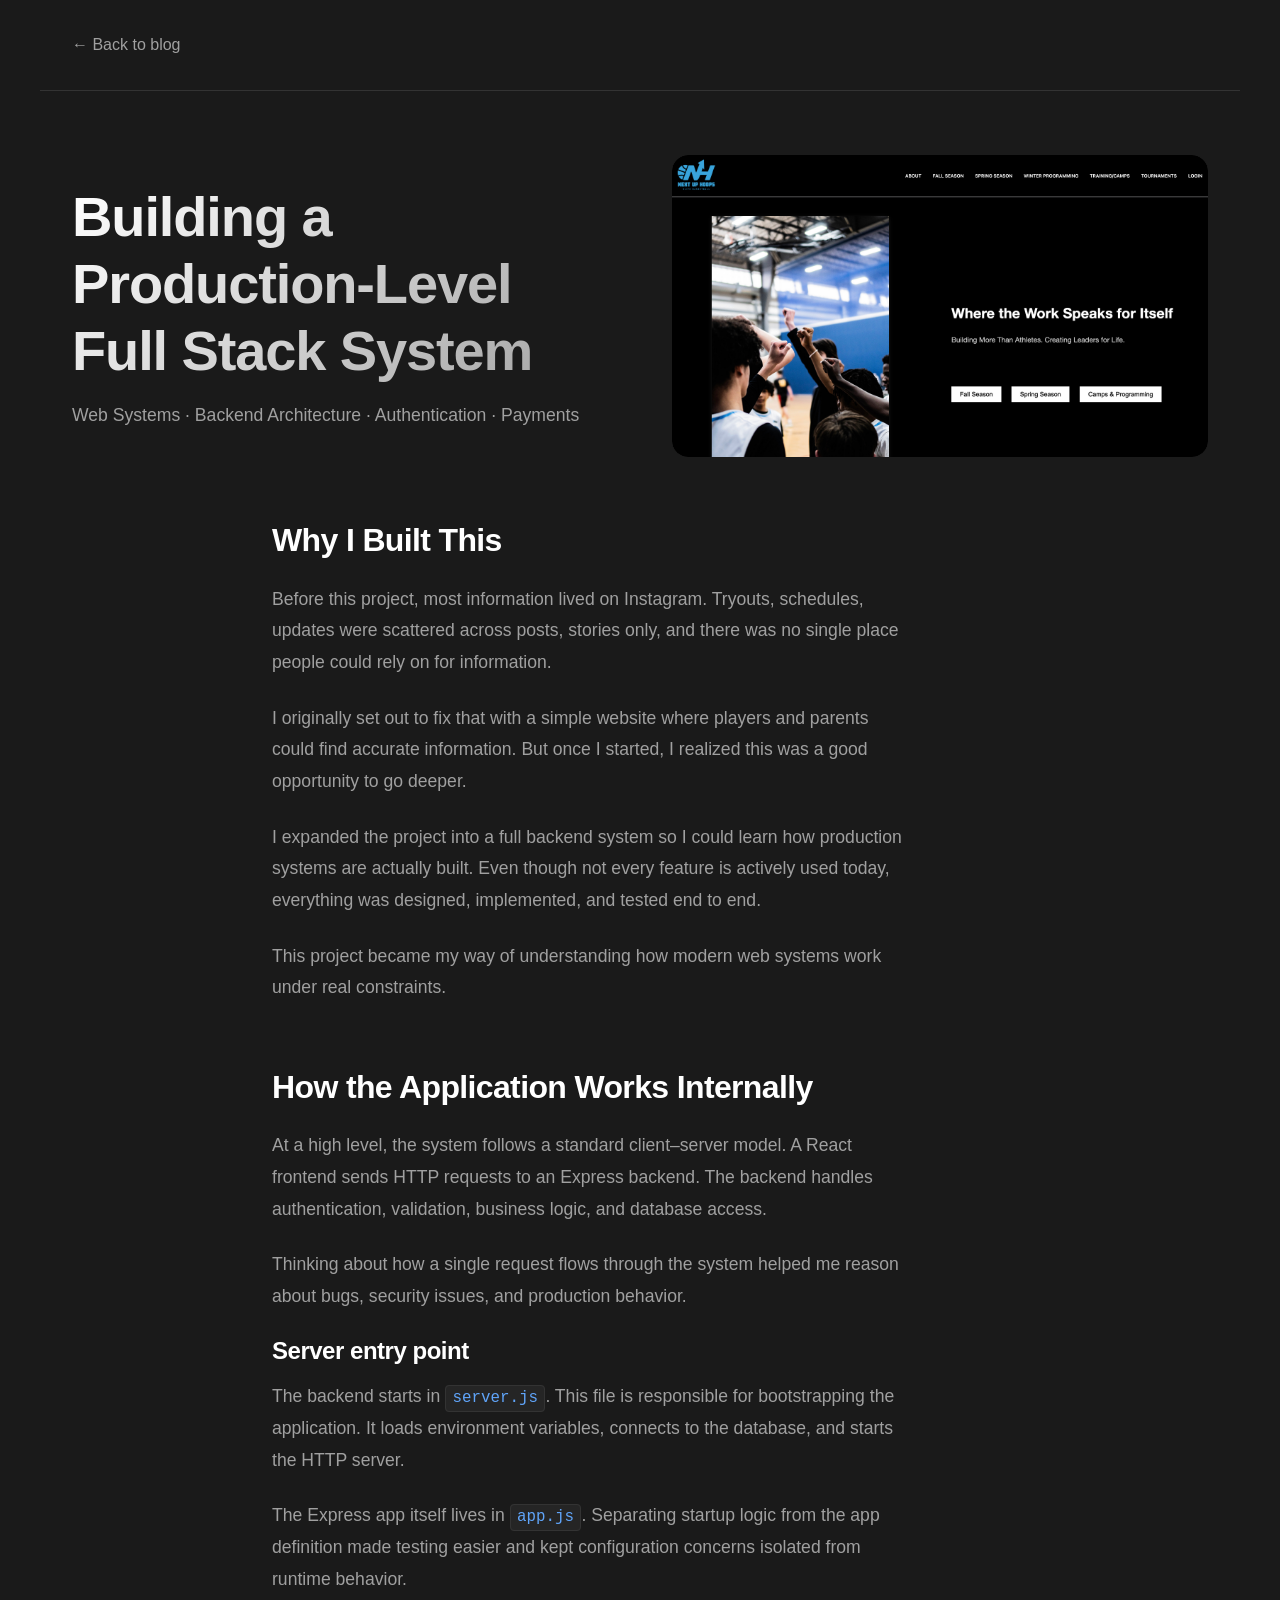
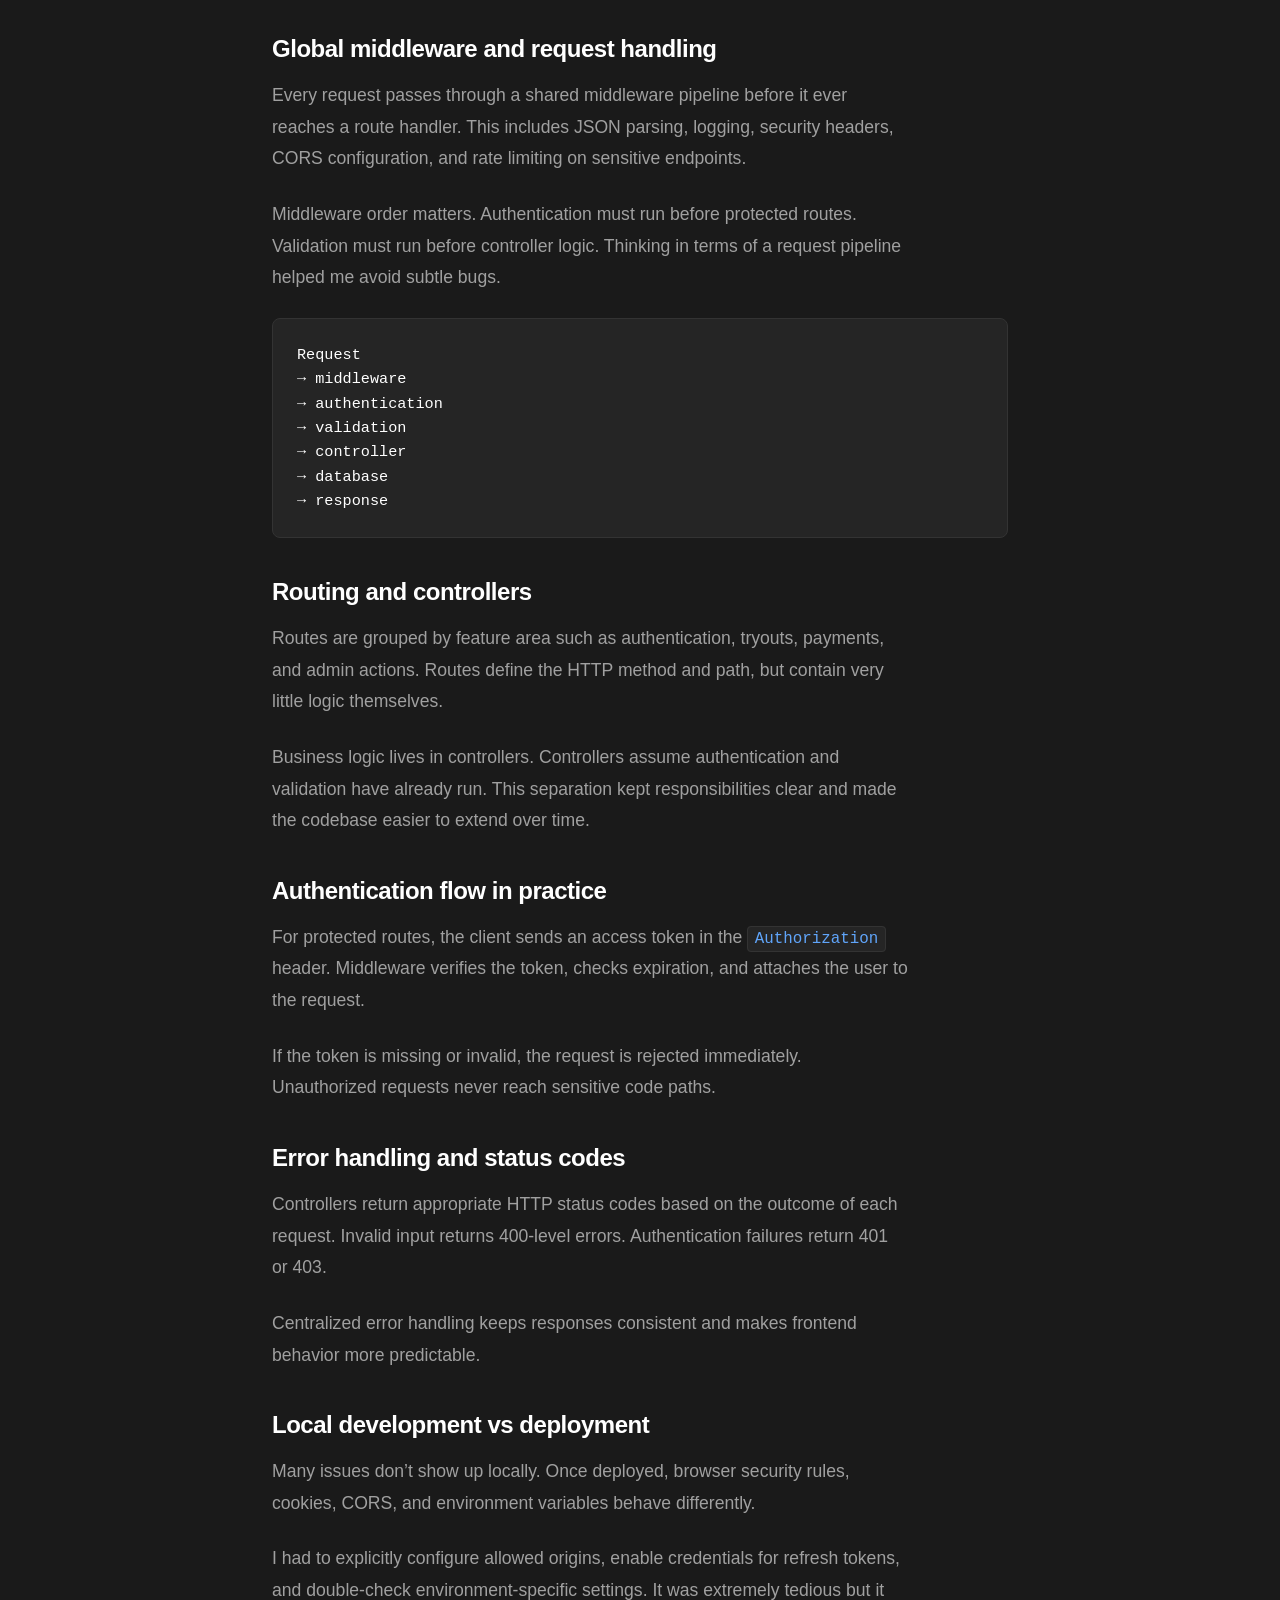
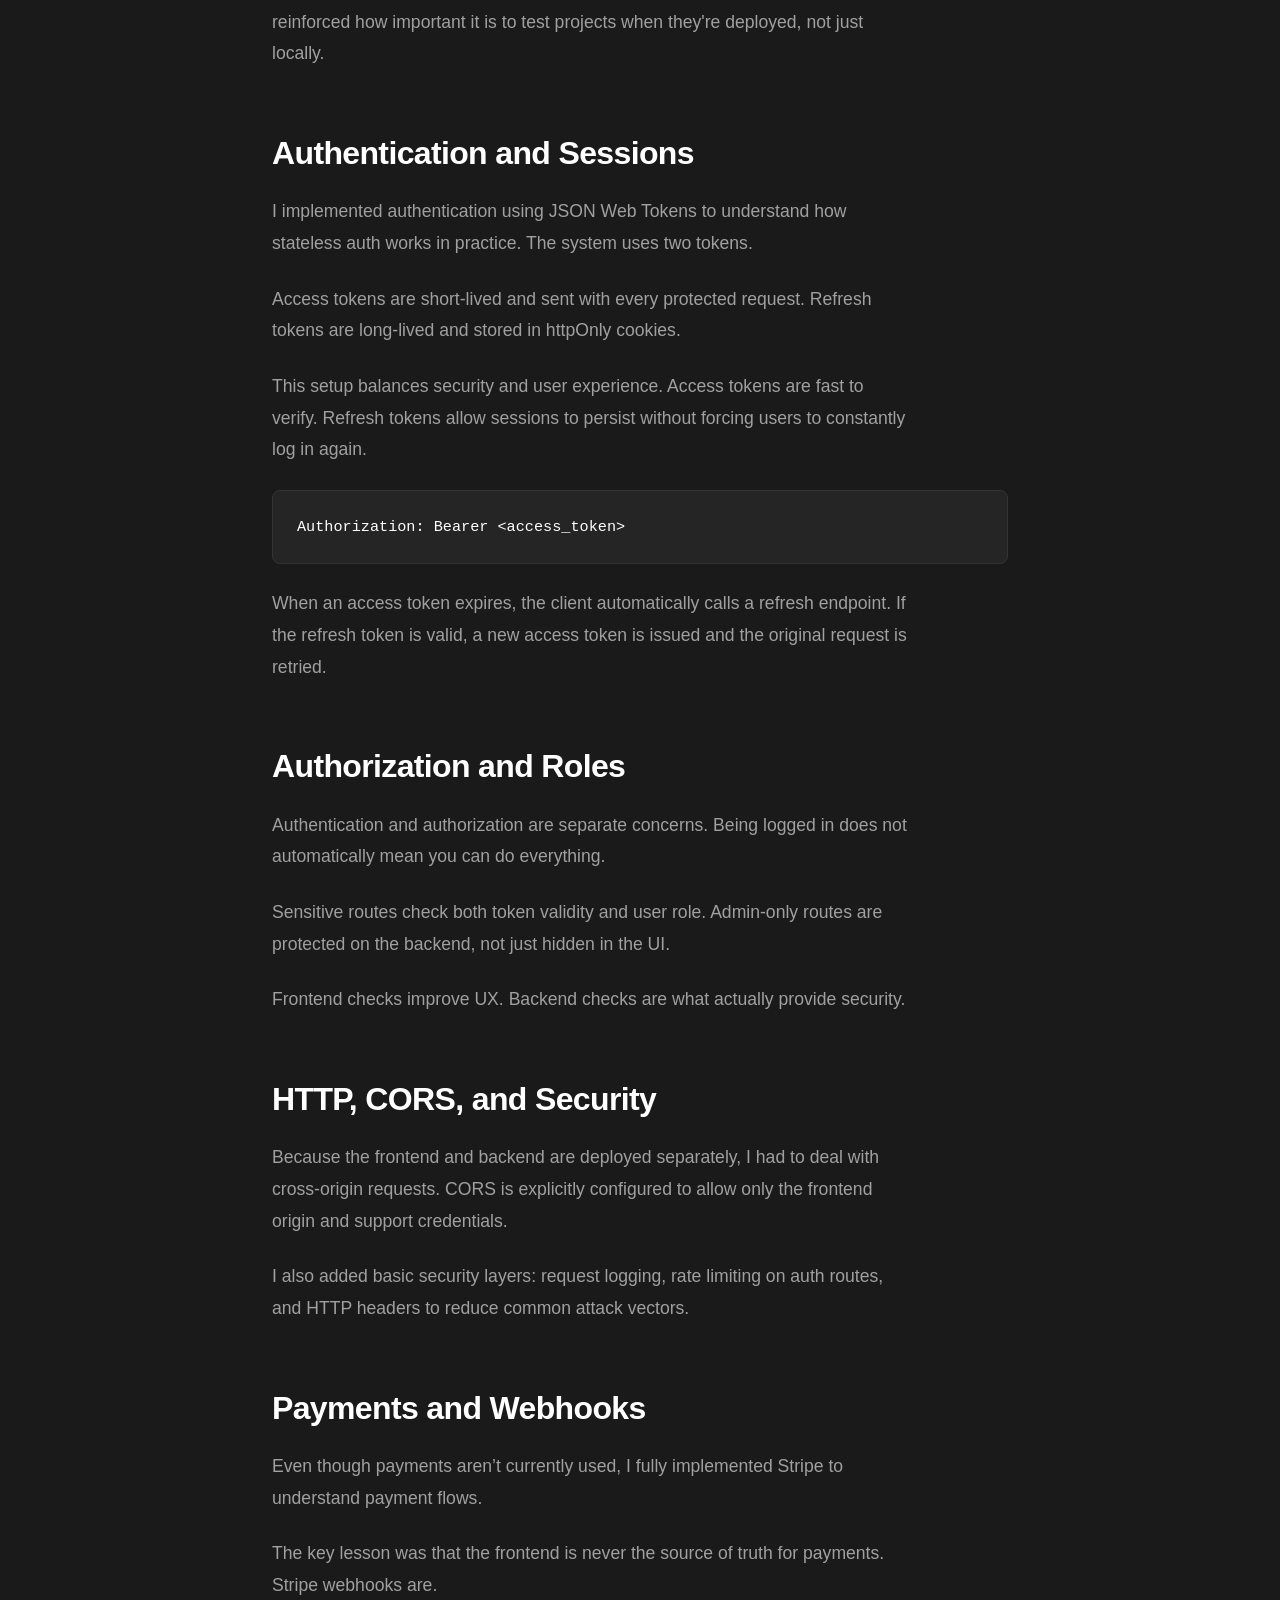
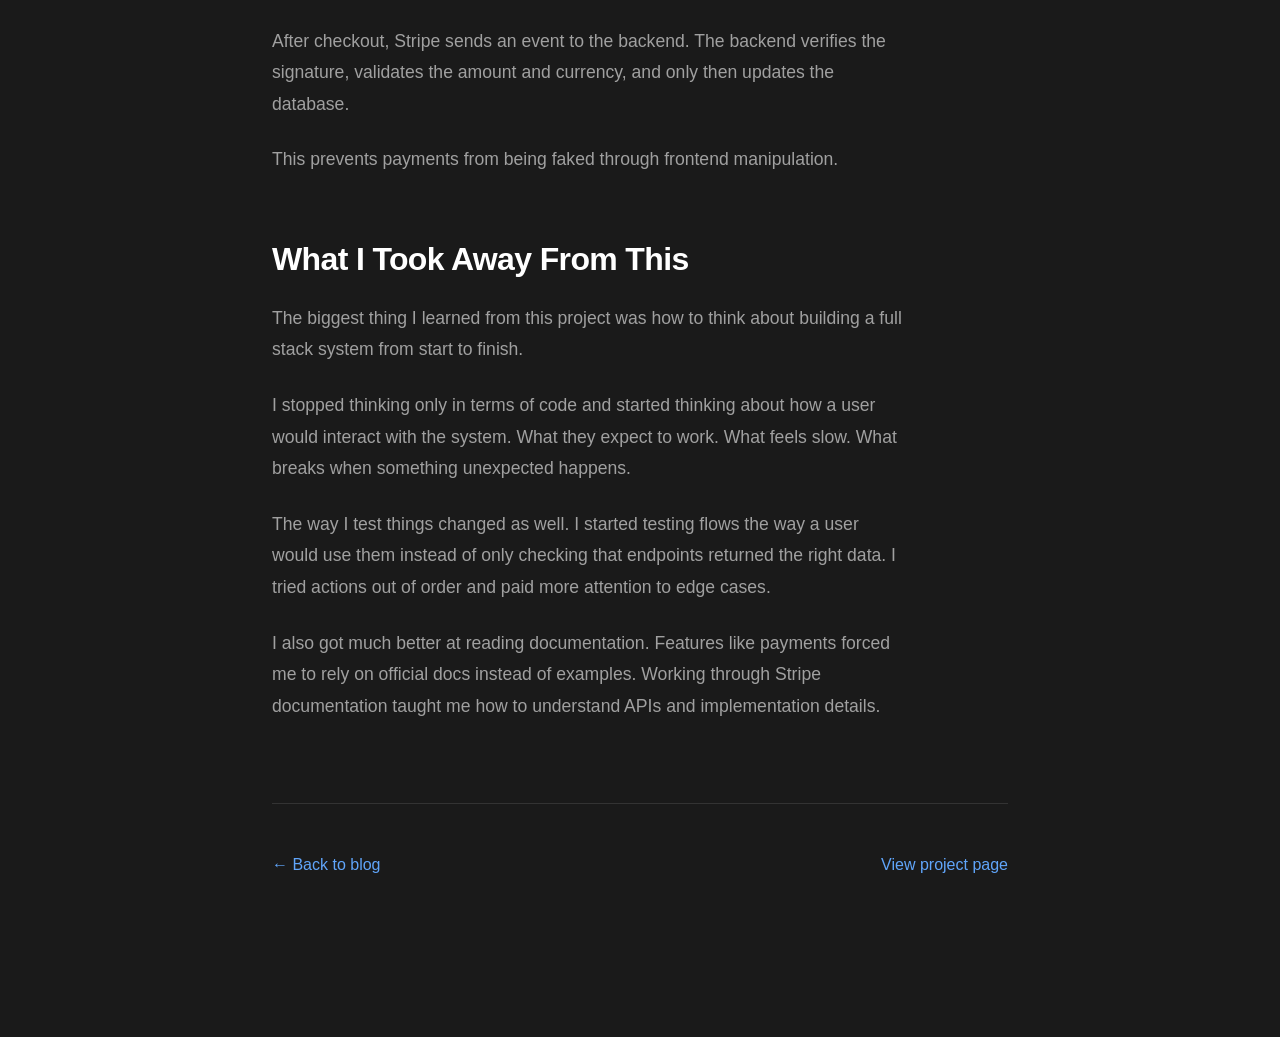
<file: blog/next-up-hoops.html>
<!DOCTYPE html>
<html lang="en">
<head>
  <meta charset="UTF-8" />
  <meta name="viewport" content="width=device-width, initial-scale=1.0" />
  <title>Building a Production-Level Full Stack System | Bader Al Qasem</title>
  <link rel="icon" type="image/png" href="../images/favicon.png" />
  <link rel="apple-touch-icon" href="../images/favicon.png" />
  <link rel="stylesheet" href="../style.css" />
</head>
<body>

<nav class="project-nav">
  <a href="../blog.html">← Back to blog</a>
</nav>

<section class="blog-post-hero">
  <div class="blog-post-hero-content">
    <h1>Building a Production-Level Full Stack System</h1>
    <p class="blog-post-meta">
      Web Systems · Backend Architecture · Authentication · Payments
    </p>
  </div>
  <div class="blog-post-hero-image">
    <img src="../images/next-up.jpg" alt="Next Up Hoops system" />
  </div>
</section>

<section class="blog-post-content">

  <div class="blog-post-section">
    <h2>Why I Built This</h2>
    <p>
      Before this project, most information lived on Instagram.
      Tryouts, schedules, updates were scattered across posts,
      stories only, and there was no single place people could
      rely on for information.
    </p>
    <p>
      I originally set out to fix that with a simple website where players
      and parents could find accurate information. But once I started, I
      realized this was a good opportunity to go deeper.
    </p>
    <p>
      I expanded the project into a full backend system so I could learn how
      production systems are actually built. Even though not every
      feature is actively used today, everything was designed, implemented,
      and tested end to end.
    </p>
    <p>
      This project became my way of understanding how modern web systems work
      under real constraints.
    </p>
  </div>

  <div class="blog-post-section">
    <h2>How the Application Works Internally</h2>
    <p>
      At a high level, the system follows a standard client–server model.
      A React frontend sends HTTP requests to an Express backend. The backend
      handles authentication, validation, business logic, and database access.
    </p>
    <p>
      Thinking about how a single request flows through the system helped me
      reason about bugs, security issues, and production behavior.
    </p>

    <h3>Server entry point</h3>
    <p>
      The backend starts in <code>server.js</code>. This file is responsible for
      bootstrapping the application. It loads environment variables, connects
      to the database, and starts the HTTP server.
    </p>
    <p>
      The Express app itself lives in <code>app.js</code>. Separating startup
      logic from the app definition made testing easier and kept configuration
      concerns isolated from runtime behavior.
    </p>

    <h3>Global middleware and request handling</h3>
    <p>
      Every request passes through a shared middleware pipeline before it ever
      reaches a route handler. This includes JSON parsing, logging, security
      headers, CORS configuration, and rate limiting on sensitive endpoints.
    </p>
    <p>
      Middleware order matters. Authentication must run before protected routes.
      Validation must run before controller logic. Thinking in terms of a request
      pipeline helped me avoid subtle bugs.
    </p>

<pre><code>Request
→ middleware
→ authentication
→ validation
→ controller
→ database
→ response
</code></pre>

    <h3>Routing and controllers</h3>
    <p>
      Routes are grouped by feature area such as authentication, tryouts, payments,
      and admin actions. Routes define the HTTP method and path, but contain very
      little logic themselves.
    </p>
    <p>
      Business logic lives in controllers. Controllers assume authentication
      and validation have already run. This separation kept responsibilities
      clear and made the codebase easier to extend over time.
    </p>

    <h3>Authentication flow in practice</h3>
    <p>
      For protected routes, the client sends an access token in the
      <code>Authorization</code> header. Middleware verifies the token,
      checks expiration, and attaches the user to the request.
    </p>
    <p>
      If the token is missing or invalid, the request is rejected immediately.
      Unauthorized requests never reach sensitive code paths.
    </p>

    <h3>Error handling and status codes</h3>
    <p>
      Controllers return appropriate HTTP status codes based on the outcome of
      each request. Invalid input returns 400-level errors. Authentication
      failures return 401 or 403.
    </p>
    <p>
      Centralized error handling keeps responses consistent and makes frontend
      behavior more predictable.
    </p>

    <h3>Local development vs deployment</h3>
    <p>
      Many issues don’t show up locally. Once deployed, browser security rules,
      cookies, CORS, and environment variables behave differently.
    </p>
    <p>
      I had to explicitly configure allowed origins, enable credentials for
      refresh tokens, and double-check environment-specific settings. It was extremely tedious
      but it reinforced how important it is to test projects when they're deployed, not just locally.
    </p>
  </div>

  <div class="blog-post-section">
    <h2>Authentication and Sessions</h2>
    <p>
      I implemented authentication using JSON Web Tokens to understand how
      stateless auth works in practice. The system uses two tokens.
    </p>
    <p>
      Access tokens are short-lived and sent with every protected request.
      Refresh tokens are long-lived and stored in httpOnly cookies.
    </p>
    <p>
      This setup balances security and user experience. Access tokens are fast
      to verify. Refresh tokens allow sessions to persist without forcing users
      to constantly log in again.
    </p>

<pre><code>Authorization: Bearer &lt;access_token&gt;
</code></pre>

    <p>
      When an access token expires, the client automatically calls a refresh
      endpoint. If the refresh token is valid, a new access token is issued and
      the original request is retried.
    </p>
  </div>

  <div class="blog-post-section">
    <h2>Authorization and Roles</h2>
    <p>
      Authentication and authorization are separate concerns. Being logged in
      does not automatically mean you can do everything.
    </p>
    <p>
      Sensitive routes check both token validity and user role. Admin-only
      routes are protected on the backend, not just hidden in the UI.
    </p>
    <p>
      Frontend checks improve UX. Backend checks are what actually provide
      security.
    </p>
  </div>

  <div class="blog-post-section">
    <h2>HTTP, CORS, and Security</h2>
    <p>
      Because the frontend and backend are deployed separately, I had to deal
      with cross-origin requests. CORS is explicitly configured to allow only
      the frontend origin and support credentials.
    </p>
    <p>
      I also added basic security layers: request logging, rate limiting on
      auth routes, and HTTP headers to reduce common attack vectors.
    </p>
  </div>

  <div class="blog-post-section">
    <h2>Payments and Webhooks</h2>
    <p>
      Even though payments aren’t currently used, I fully implemented Stripe
      to understand payment flows.
    </p>
    <p>
      The key lesson was that the frontend is never the source of truth for
      payments. Stripe webhooks are.
    </p>
    <p>
      After checkout, Stripe sends an event to the backend. The backend verifies
      the signature, validates the amount and currency, and only then updates
      the database.
    </p>
    <p>
      This prevents payments from being faked through frontend manipulation.
    </p>
  </div>


  <div class="blog-post-section">
    <h2>What I Took Away From This</h2>
    <p>
      The biggest thing I learned from this project was how to think about building
      a full stack system from start to finish.
    </p>
    <p>
      I stopped thinking only in terms of code and started thinking about how a
      user would interact with the system. What they expect to work. What feels slow.
      What breaks when something unexpected happens.
    </p>
    <p>
      The way I test things changed as well. I started testing flows the way a user
      would use them instead of only checking that endpoints returned the right data.
      I tried actions out of order and paid more attention to edge cases.
    </p>
    <p>
      I also got much better at reading documentation. Features like payments forced
      me to rely on official docs instead of examples. Working through Stripe
      documentation taught me how to understand APIs and implementation details.
    </p>
      <div class="blog-post-footer">
    <a href="../blog.html">← Back to blog</a>
    <a href="../projects/next-up-hoops.html">View project page</a>
  </div>

</section>

</body>
</html>
</file>
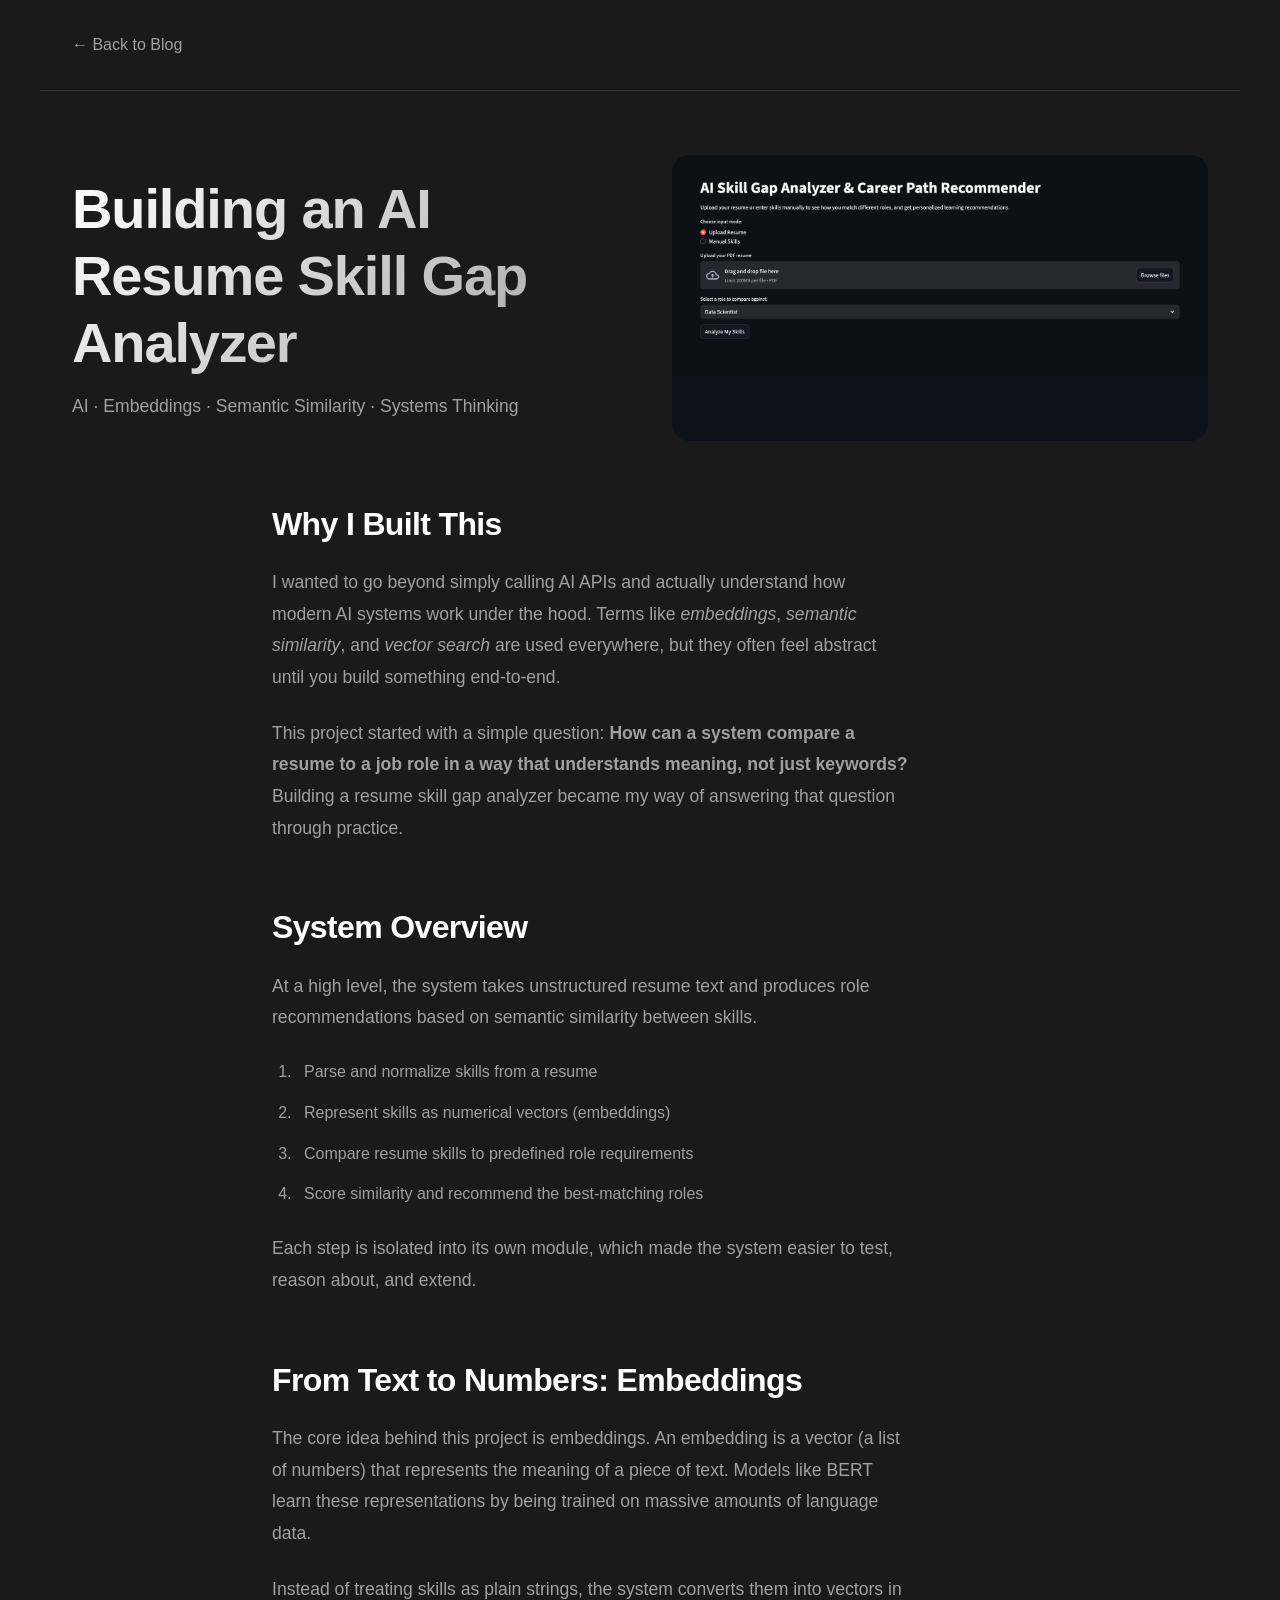
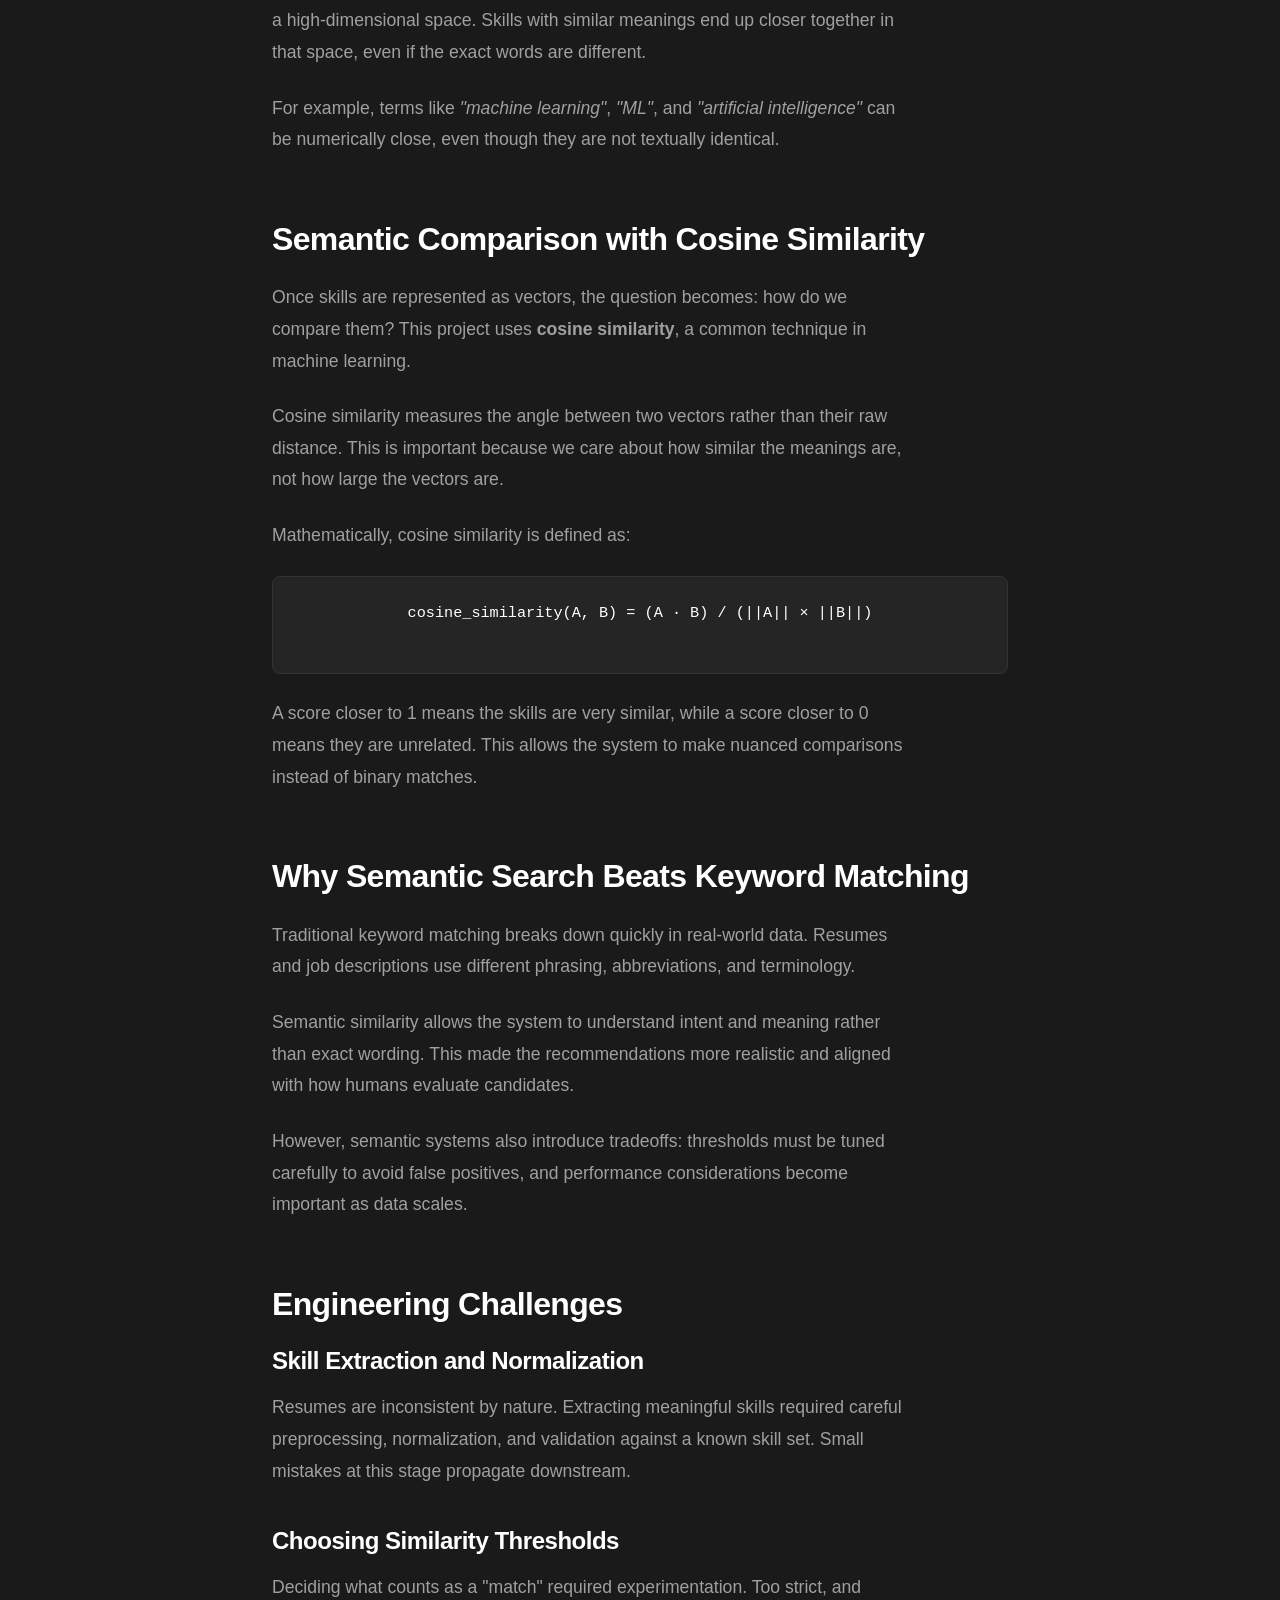
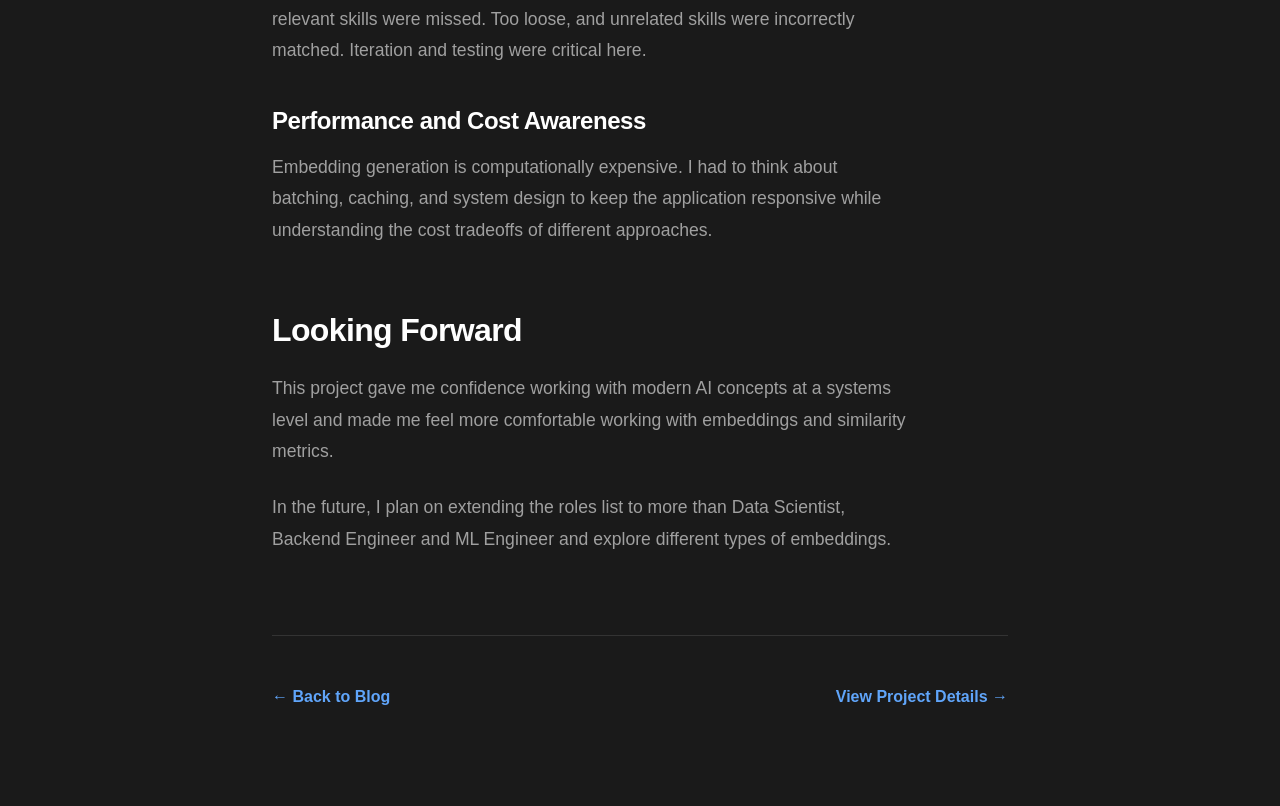
<file: blog/resume-skill-gap.html>
<!DOCTYPE html>
<html lang="en">
<head>
  <meta charset="UTF-8" />
  <meta name="viewport" content="width=device-width, initial-scale=1.0" />
  <title>AI Resume Skill Gap Analyzer | Bader Al Qasem</title>
  <link rel="icon" type="image/png" href="../images/favicon.png" />
  <link rel="apple-touch-icon" href="../images/favicon.png" />
  <link rel="stylesheet" href="../style.css" />
</head>
<body>

<nav class="project-nav">
  <a href="../blog.html">← Back to Blog</a>
</nav>

<section class="blog-post-hero">
  <div class="blog-post-hero-content">
    <h1>Building an AI Resume Skill Gap Analyzer</h1>
    <p class="blog-post-meta">AI · Embeddings · Semantic Similarity · Systems Thinking</p>
  </div>
  <div class="blog-post-hero-image">
    <img src="../images/resume-ai.jpg" alt="AI Resume Skill Gap Analyzer" />
  </div>
</section>

<section class="blog-post-content">

  <div class="blog-post-section">
    <h2>Why I Built This</h2>
    <p>
      I wanted to go beyond simply calling AI APIs and actually understand how modern AI systems work under the hood.
      Terms like <em>embeddings</em>, <em>semantic similarity</em>, and <em>vector search</em> are used everywhere, but
      they often feel abstract until you build something end-to-end.
    </p>
    <p>
      This project started with a simple question:  
      <strong>How can a system compare a resume to a job role in a way that understands meaning, not just keywords?</strong>
      Building a resume skill gap analyzer became my way of answering that question through practice.
    </p>
  </div>

  <div class="blog-post-section">
    <h2>System Overview</h2>
    <p>
      At a high level, the system takes unstructured resume text and produces role recommendations based on
      semantic similarity between skills.
    </p>

    <ol class="blog-flow">
      <li>Parse and normalize skills from a resume</li>
      <li>Represent skills as numerical vectors (embeddings)</li>
      <li>Compare resume skills to predefined role requirements</li>
      <li>Score similarity and recommend the best-matching roles</li>
    </ol>

    <p>
      Each step is isolated into its own module, which made the system easier to test, reason about, and extend.
    </p>
  </div>

  <div class="blog-post-section">
    <h2>From Text to Numbers: Embeddings</h2>
    <p>
      The core idea behind this project is embeddings. An embedding is a vector (a list of numbers) that represents
      the meaning of a piece of text. Models like BERT learn these representations by being trained on massive amounts
      of language data.
    </p>
    <p>
      Instead of treating skills as plain strings, the system converts them into vectors in a high-dimensional space.
      Skills with similar meanings end up closer together in that space, even if the exact words are different.
    </p>
    <p>
      For example, terms like <em>"machine learning"</em>, <em>"ML"</em>, and <em>"artificial intelligence"</em> can
      be numerically close, even though they are not textually identical.
    </p>
  </div>

  <div class="blog-post-section">
    <h2>Semantic Comparison with Cosine Similarity</h2>
    <p>
      Once skills are represented as vectors, the question becomes: how do we compare them?
      This project uses <strong>cosine similarity</strong>, a common technique in machine learning.
    </p>
    <p>
      Cosine similarity measures the angle between two vectors rather than their raw distance.
      This is important because we care about how similar the meanings are, not how large the vectors are.
    </p>
    <p>
      Mathematically, cosine similarity is defined as:
    </p>
    <pre class="math-block">
cosine_similarity(A, B) = (A · B) / (||A|| × ||B||)
    </pre>
    <p>
      A score closer to 1 means the skills are very similar, while a score closer to 0 means they are unrelated.
      This allows the system to make nuanced comparisons instead of binary matches.
    </p>
  </div>

  <div class="blog-post-section">
    <h2>Why Semantic Search Beats Keyword Matching</h2>
    <p>
      Traditional keyword matching breaks down quickly in real-world data. Resumes and job descriptions use
      different phrasing, abbreviations, and terminology.
    </p>
    <p>
      Semantic similarity allows the system to understand intent and meaning rather than exact wording.
      This made the recommendations more realistic and aligned with how humans evaluate candidates.
    </p>
    <p>
      However, semantic systems also introduce tradeoffs: thresholds must be tuned carefully to avoid false positives,
      and performance considerations become important as data scales.
    </p>
  </div>

  <div class="blog-post-section">
    <h2>Engineering Challenges</h2>

    <h3>Skill Extraction and Normalization</h3>
    <p>
      Resumes are inconsistent by nature. Extracting meaningful skills required careful preprocessing, normalization,
      and validation against a known skill set. Small mistakes at this stage propagate downstream.
    </p>

    <h3>Choosing Similarity Thresholds</h3>
    <p>
      Deciding what counts as a "match" required experimentation. Too strict, and relevant skills were missed.
      Too loose, and unrelated skills were incorrectly matched. Iteration and testing were critical here.
    </p>

    <h3>Performance and Cost Awareness</h3>
    <p>
      Embedding generation is computationally expensive. I had to think about batching, caching, and system design
      to keep the application responsive while understanding the cost tradeoffs of different approaches.
    </p>
  </div>

  <div class="blog-post-section">
    <h2>Looking Forward</h2>
    <p>
      This project gave me confidence working with modern AI concepts at a systems level and made me
      feel more comfortable working with embeddings and similarity metrics.
    </p>
    <p>
      In the future, I plan on extending the roles list to more than Data Scientist, Backend Engineer and ML Engineer and explore different types of embeddings.
    </p>
  </div>

  <div class="blog-post-footer">
    <a href="../blog.html" class="blog-back-link">← Back to Blog</a>
    <a href="../projects/resume-skill-gap.html" class="blog-project-link">View Project Details →</a>
  </div>

</section>

</body>
</html>
</file>
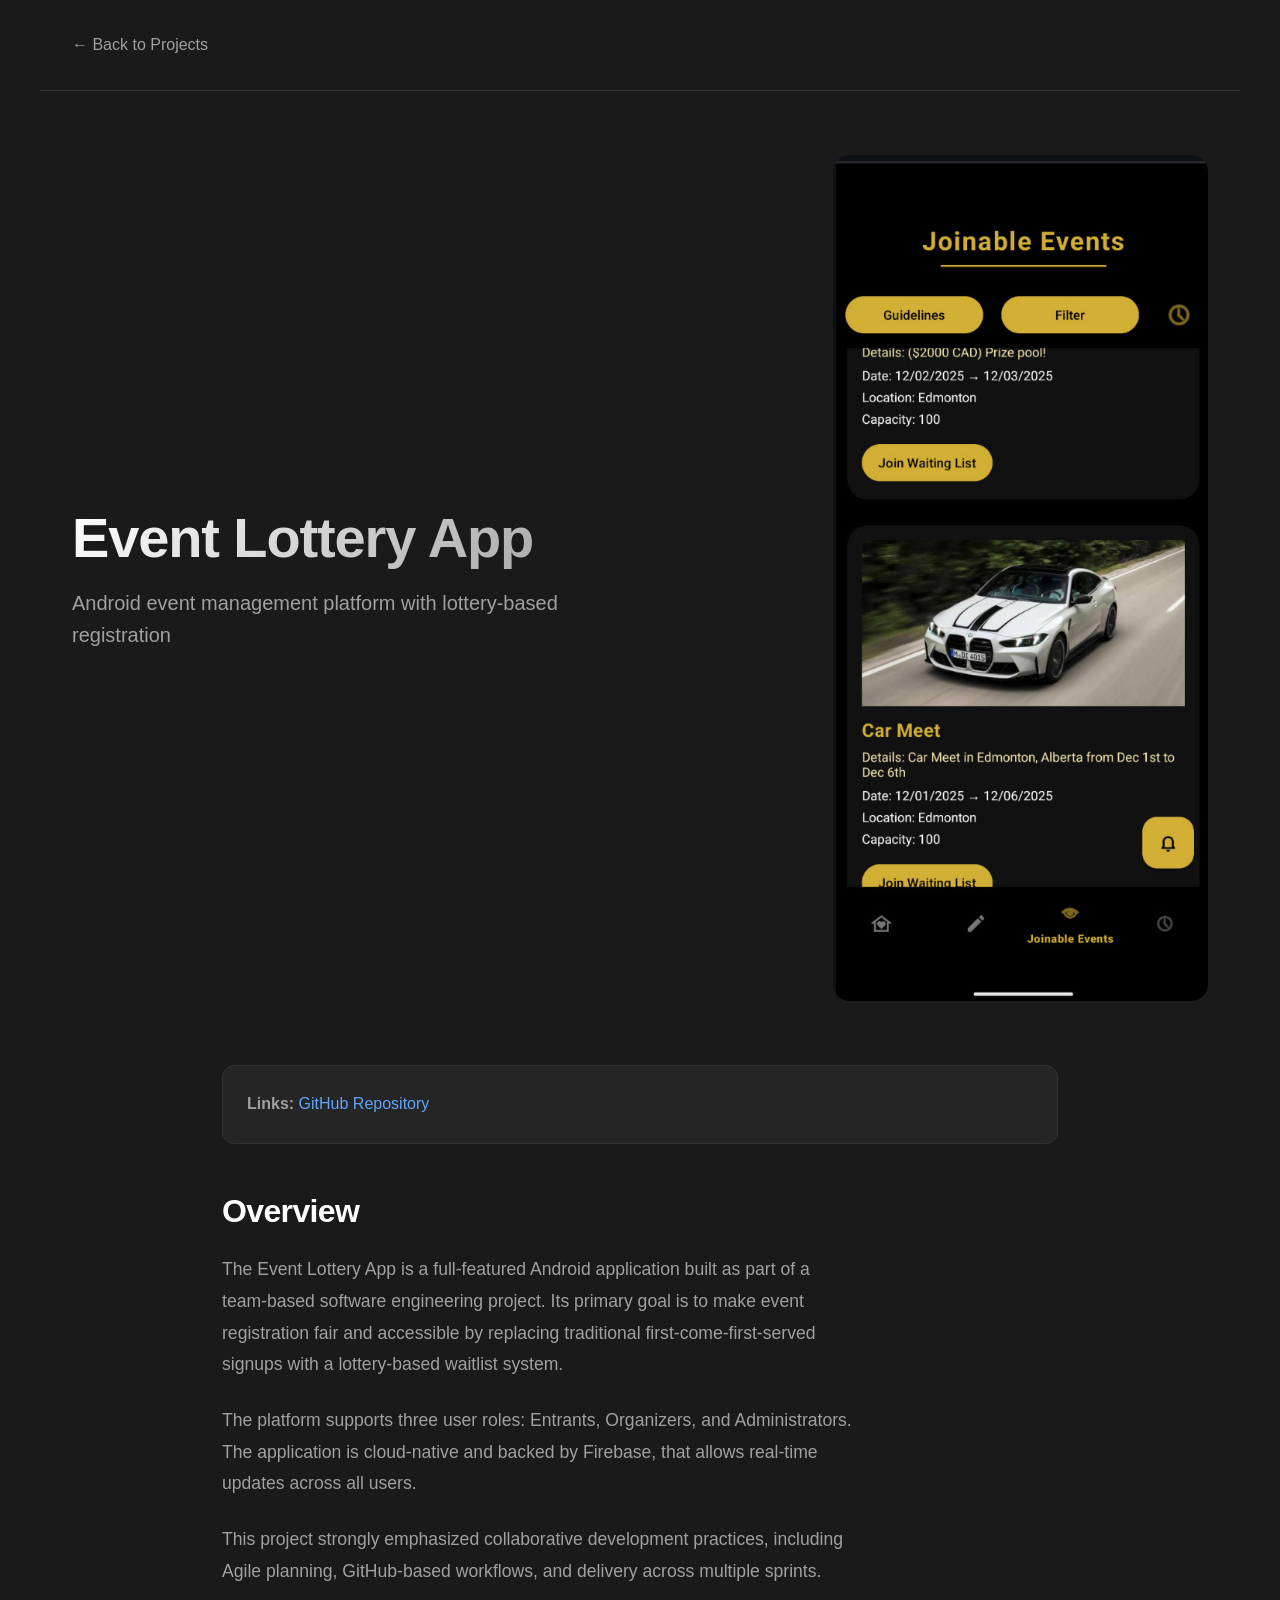
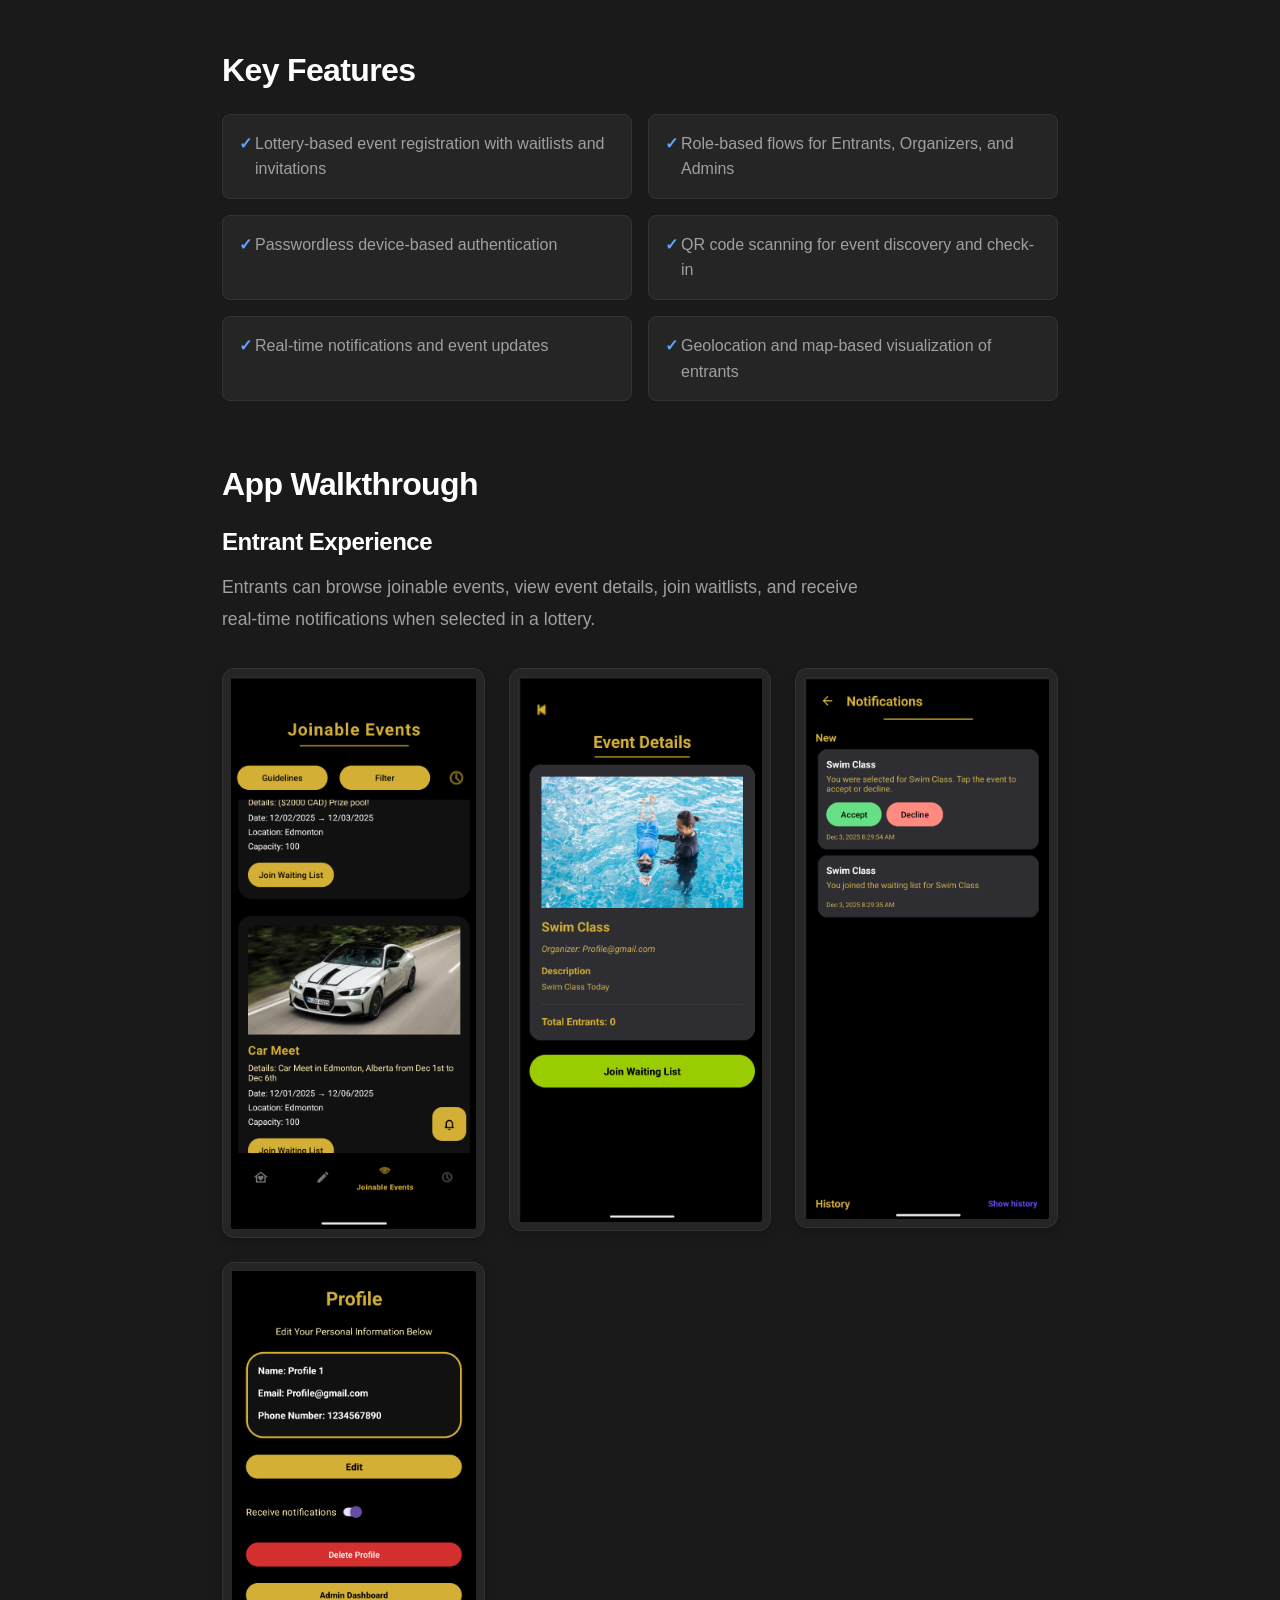
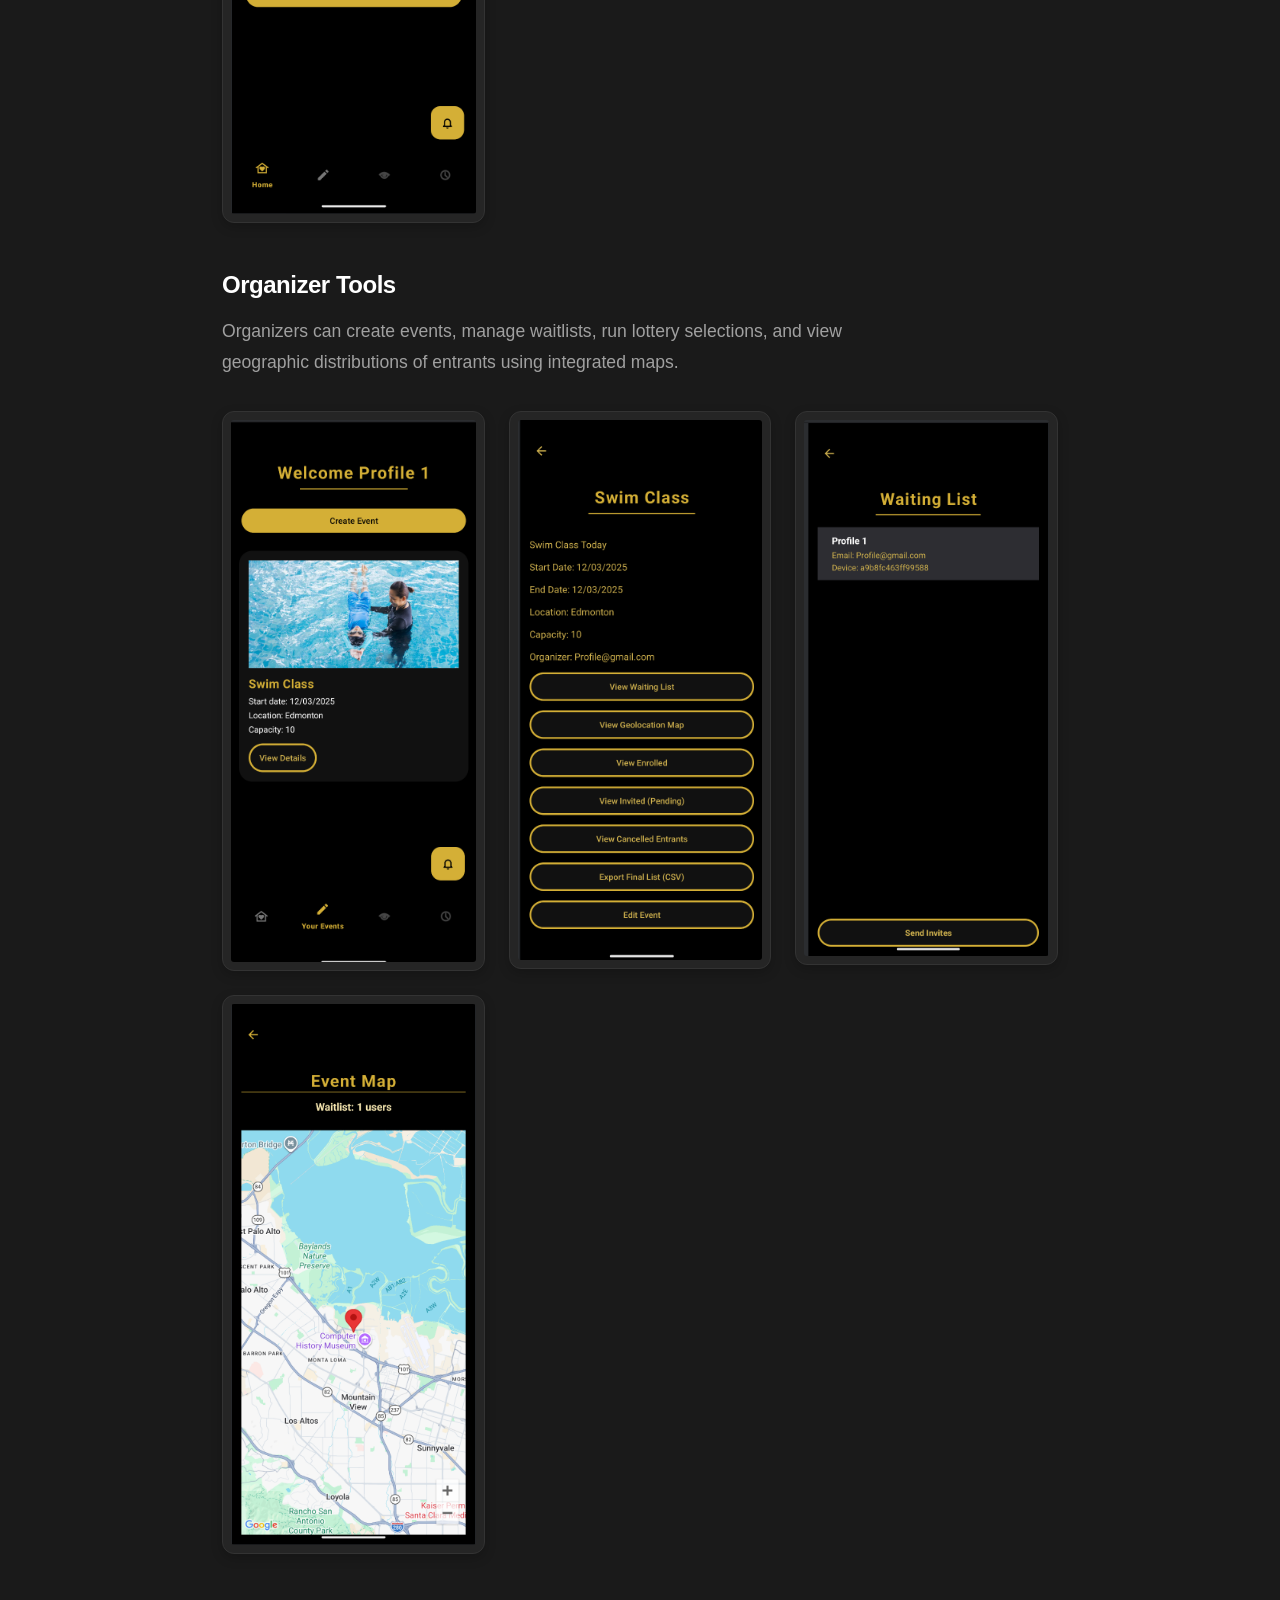
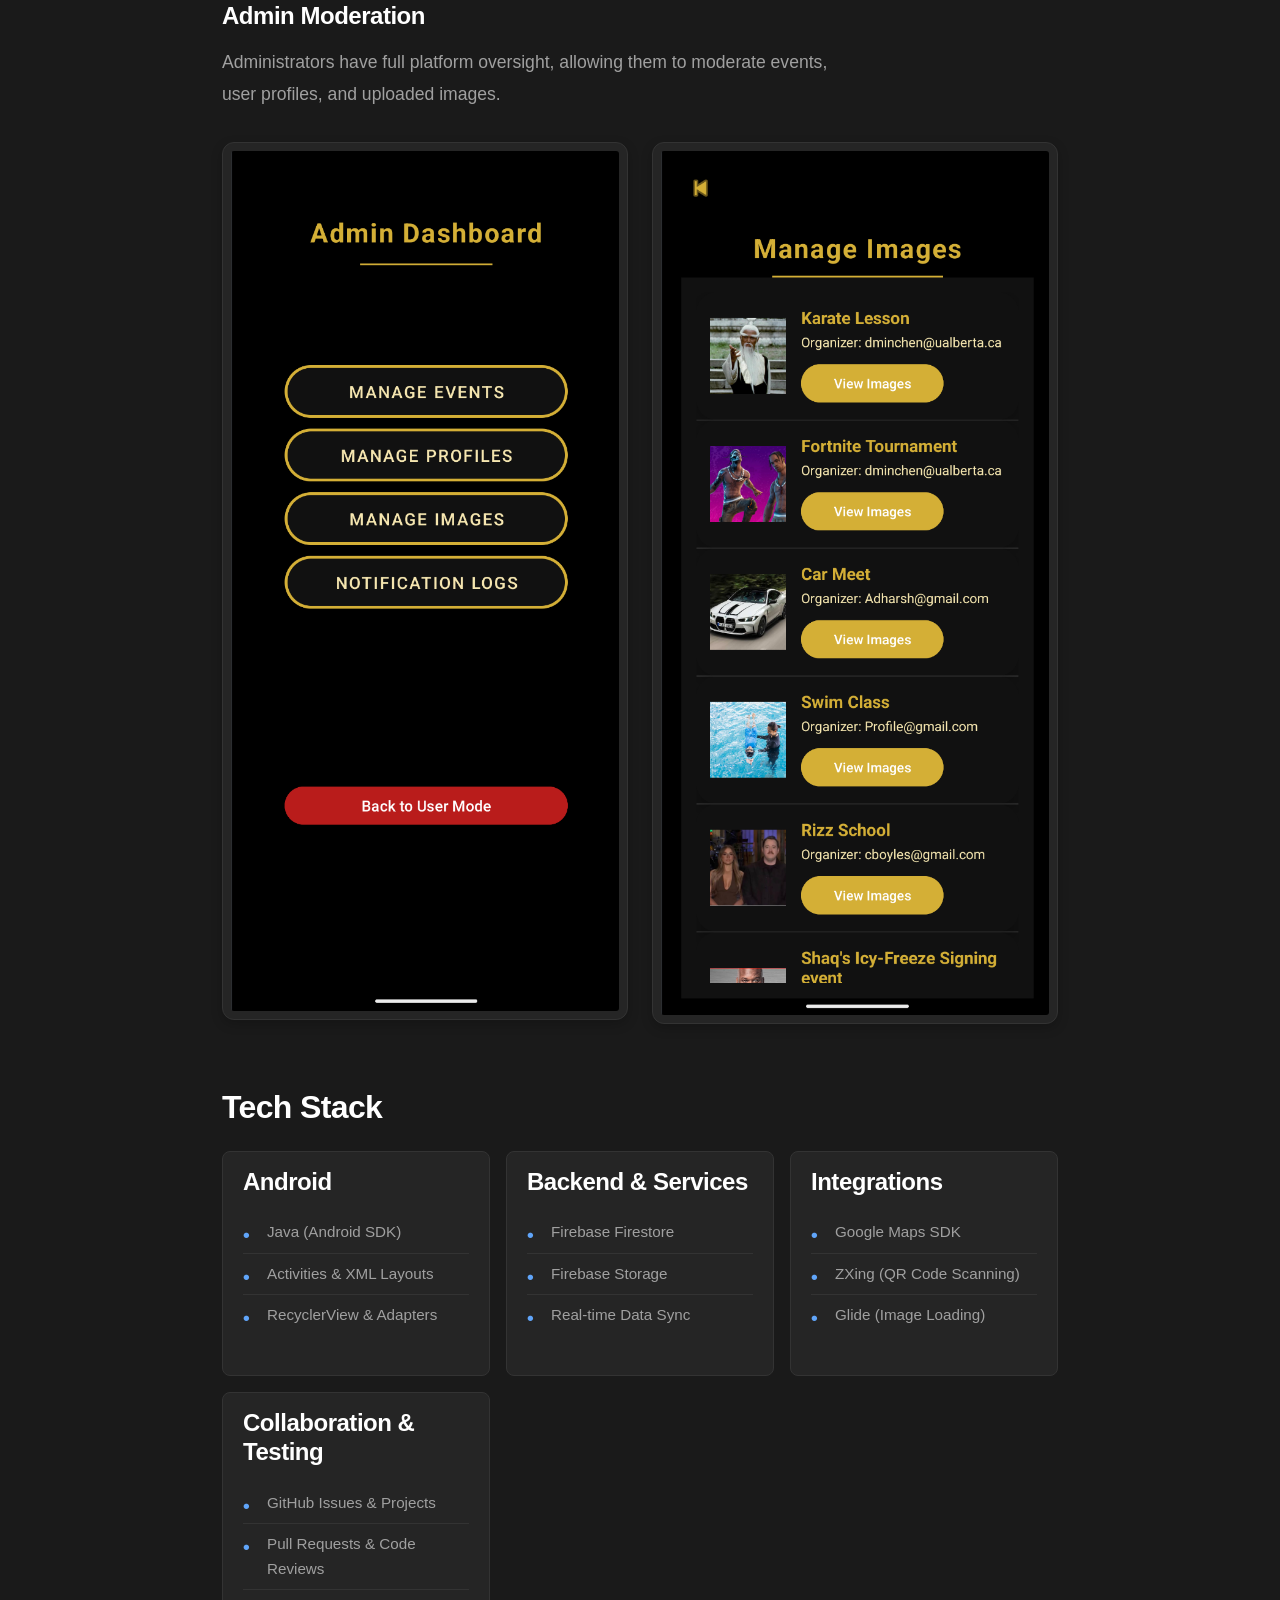
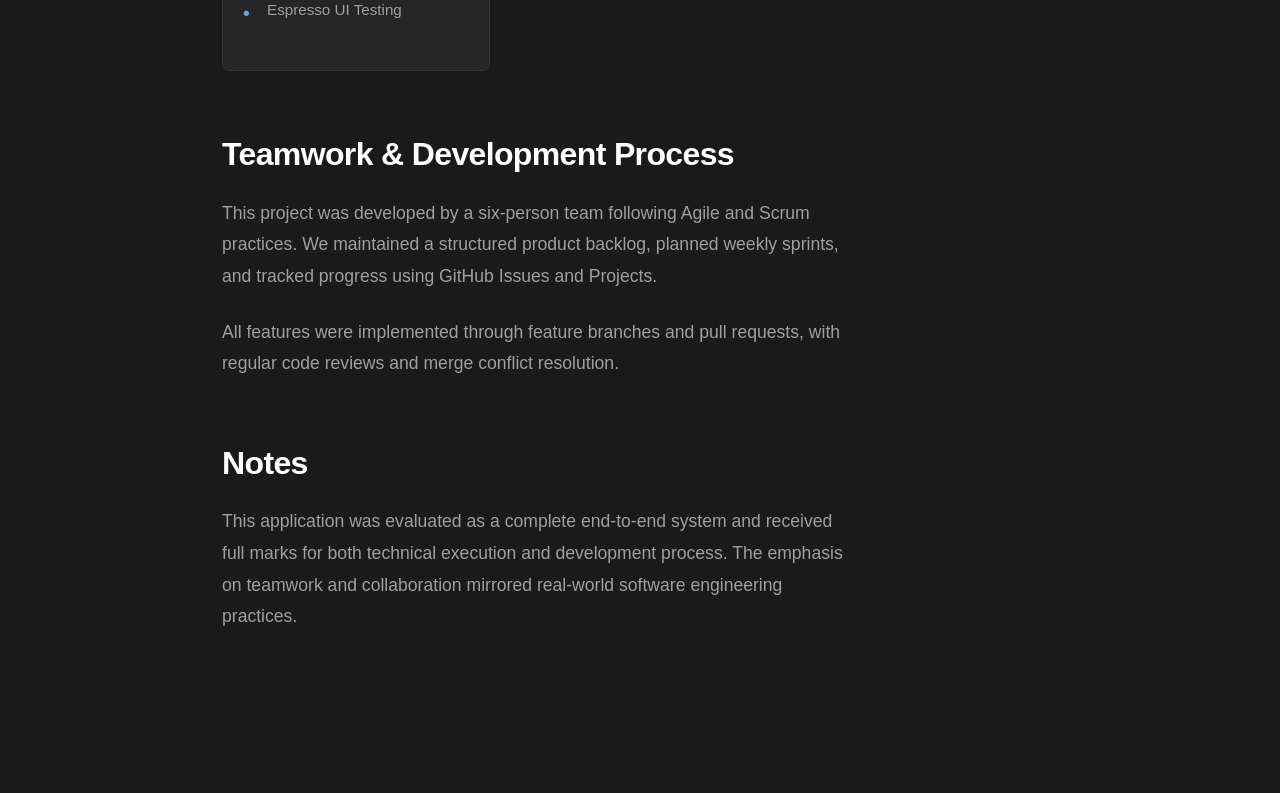
<file: projects/event-lottery.html>
<!DOCTYPE html>
<html lang="en">
<head>
  <meta charset="UTF-8" />
  <meta name="viewport" content="width=device-width, initial-scale=1.0" />
  <title>Event Lottery App | Bader Al Qasem</title>
  <link rel="icon" type="image/png" href="../images/favicon.png" />
  <link rel="apple-touch-icon" href="../images/favicon.png" />
  <link rel="stylesheet" href="../style.css" />
</head>
<body>

<nav class="project-nav">
  <a href="../index.html">← Back to Projects</a>
</nav>

<section class="project-hero">
  <div class="project-hero-content">
    <h1>Event Lottery App</h1>
    <p class="project-subtitle">
      Android event management platform with lottery-based registration
    </p>
  </div>
  <div class="project-hero-image" style="max-width: 70%; margin-left: auto;">
    <img src="/images/event-lottery.jpg" alt="Event Lottery Android App" style="width: 100%;" />
  </div>
</section>

<section class="project-content">

  <!-- Project Links -->
  <div class="project-section project-links">
    <p>
      <strong>Links:</strong>
      <a href="https://github.com/CMPUT301-Sulfur/sulfur-events" target="_blank">GitHub Repository</a>
    </p>
  </div>

  <!-- Overview -->
  <div class="project-section">
    <h2>Overview</h2>
    <p>
      The Event Lottery App is a full-featured Android application built as part
      of a team-based software engineering project. Its primary goal is to make
      event registration fair and accessible by replacing traditional
      first-come-first-served signups with a lottery-based waitlist system.
    </p>
    <p>
      The platform supports three user roles: Entrants, Organizers, and
      Administrators. The application
      is cloud-native and backed by Firebase, that allows real-time updates across
      all users.
    </p>
    <p>
      This project strongly emphasized collaborative development practices,
      including Agile planning, GitHub-based workflows, and delivery
      across multiple sprints.
    </p>
  </div>

  <!-- Key Features -->
  <div class="project-section">
    <h2>Key Features</h2>
    <ul class="feature-list">
      <li>Lottery-based event registration with waitlists and invitations</li>
      <li>Role-based flows for Entrants, Organizers, and Admins</li>
      <li>Passwordless device-based authentication</li>
      <li>QR code scanning for event discovery and check-in</li>
      <li>Real-time notifications and event updates</li>
      <li>Geolocation and map-based visualization of entrants</li>
    </ul>
  </div>

  <!-- App Walkthrough -->
  <div class="project-section">
    <h2>App Walkthrough</h2>

    <div class="walkthrough-section">
      <h3>Entrant Experience</h3>
      <p>
        Entrants can browse joinable events, view event details, join waitlists,
        and receive real-time notifications when selected in a lottery.
      </p>
      <div class="screenshot-grid">
        <img src="/images/JoinableEvents.png" alt="Joinable events list" />
        <img src="/images/JoiningEvent.png" alt="Event details and waitlist join" />
        <img src="/images/Notification.png" alt="Entrant notifications" />
        <img src="/images/Profile.png" alt="Entrant profile management" />
      </div>
    </div>

    <div class="walkthrough-section">
      <h3>Organizer Tools</h3>
      <p>
        Organizers can create events, manage waitlists, run lottery selections,
        and view geographic distributions of entrants using integrated maps.
      </p>
      <div class="screenshot-grid">
        <img src="/images/YourEvents.png" alt="Organizer dashboard" />
        <img src="/images/ViewDetails.png" alt="Organizer event management panel" />
        <img src="/images/WaitList.png" alt="Organizer waitlist view" />
        <img src="/images/Geolocation.png" alt="Entrant geolocation map" />
      </div>
    </div>

    <div class="walkthrough-section">
      <h3>Admin Moderation</h3>
      <p>
        Administrators have full platform oversight, allowing them to moderate
        events, user profiles, and uploaded images.
      </p>
      <div class="screenshot-grid">
        <img src="/images/AdminDashBoard.png" alt="Admin dashboard" />
        <img src="/images/ManageImages.png" alt="Admin image moderation" />
      </div>
    </div>
  </div>

  <!-- Tech Stack -->
  <div class="project-section">
    <h2>Tech Stack</h2>
    <div class="tech-grid">
      <div class="tech-category">
        <h3>Android</h3>
        <ul>
          <li>Java (Android SDK)</li>
          <li>Activities & XML Layouts</li>
          <li>RecyclerView & Adapters</li>
        </ul>
      </div>

      <div class="tech-category">
        <h3>Backend & Services</h3>
        <ul>
          <li>Firebase Firestore</li>
          <li>Firebase Storage</li>
          <li>Real-time Data Sync</li>
        </ul>
      </div>

      <div class="tech-category">
        <h3>Integrations</h3>
        <ul>
          <li>Google Maps SDK</li>
          <li>ZXing (QR Code Scanning)</li>
          <li>Glide (Image Loading)</li>
        </ul>
      </div>

      <div class="tech-category">
        <h3>Collaboration & Testing</h3>
        <ul>
          <li>GitHub Issues & Projects</li>
          <li>Pull Requests & Code Reviews</li>
          <li>Espresso UI Testing</li>
        </ul>
      </div>
    </div>
  </div>

  <!-- Teamwork -->
  <div class="project-section">
    <h2>Teamwork & Development Process</h2>
    <p>
      This project was developed by a six-person team following Agile and Scrum
      practices. We maintained a structured product backlog, planned weekly
      sprints, and tracked progress using GitHub Issues and Projects.
    </p>
    <p>
      All features were implemented through feature branches and pull requests,
      with regular code reviews and merge conflict resolution.
    </p>
  </div>

  <!-- Notes -->
  <div class="project-section">
    <h2>Notes</h2>
    <p>
      This application was evaluated as a complete end-to-end system and
      received full marks for both technical execution and development process.
      The emphasis on teamwork and collaboration mirrored
      real-world software engineering practices.
    </p>
  </div>

</section>

</body>
</html>
</file>
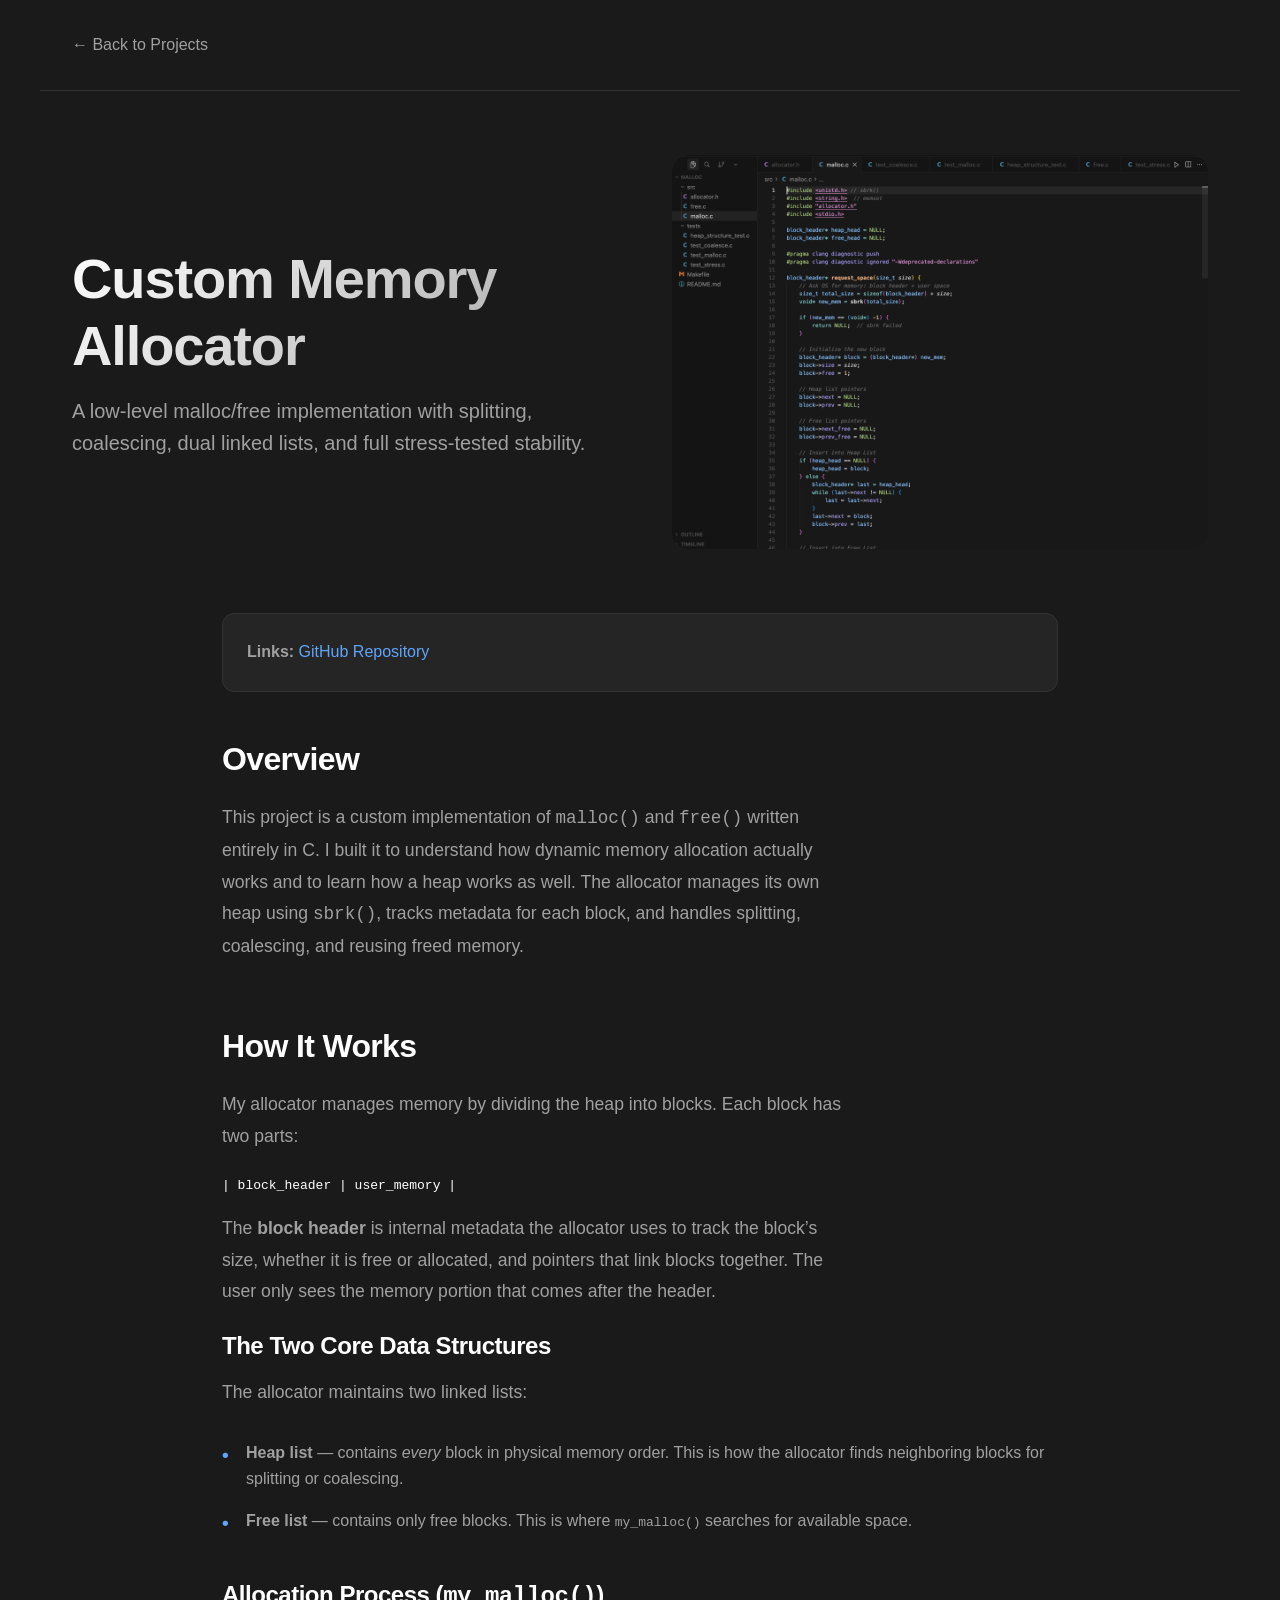
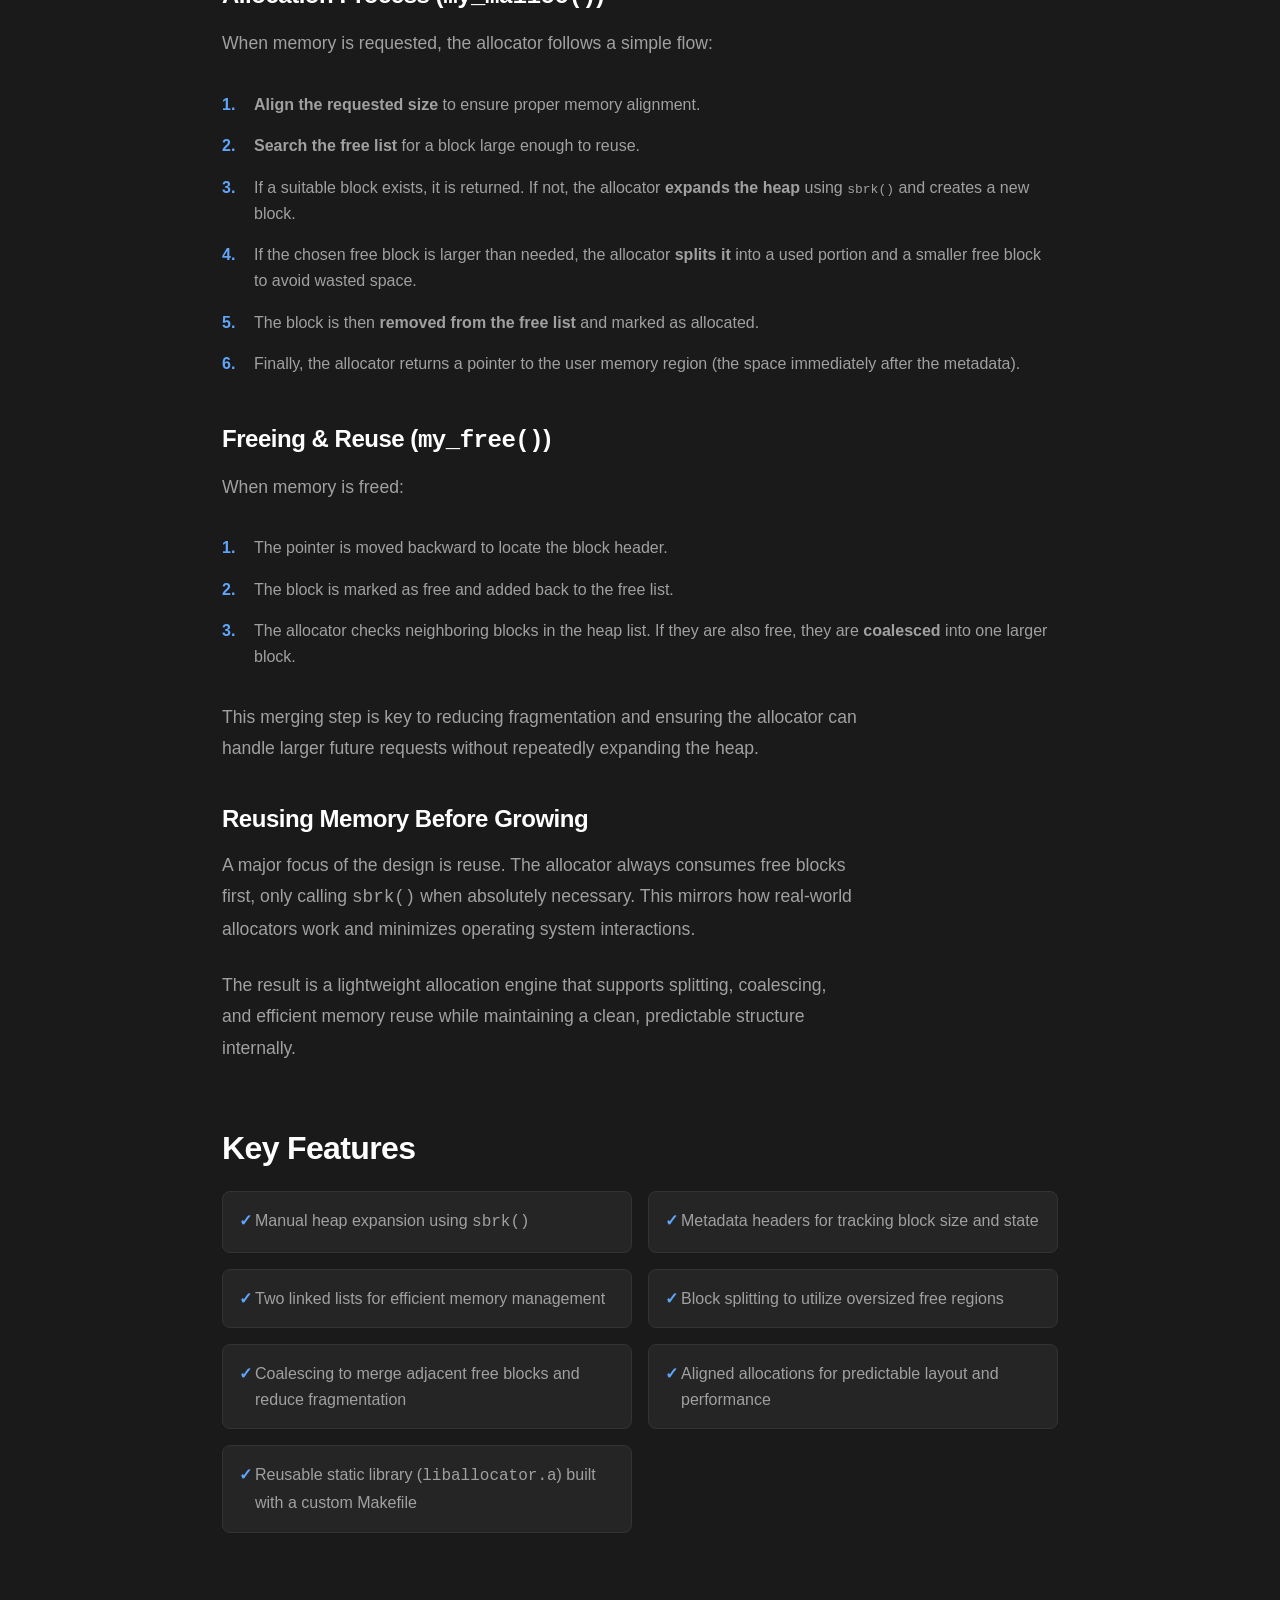
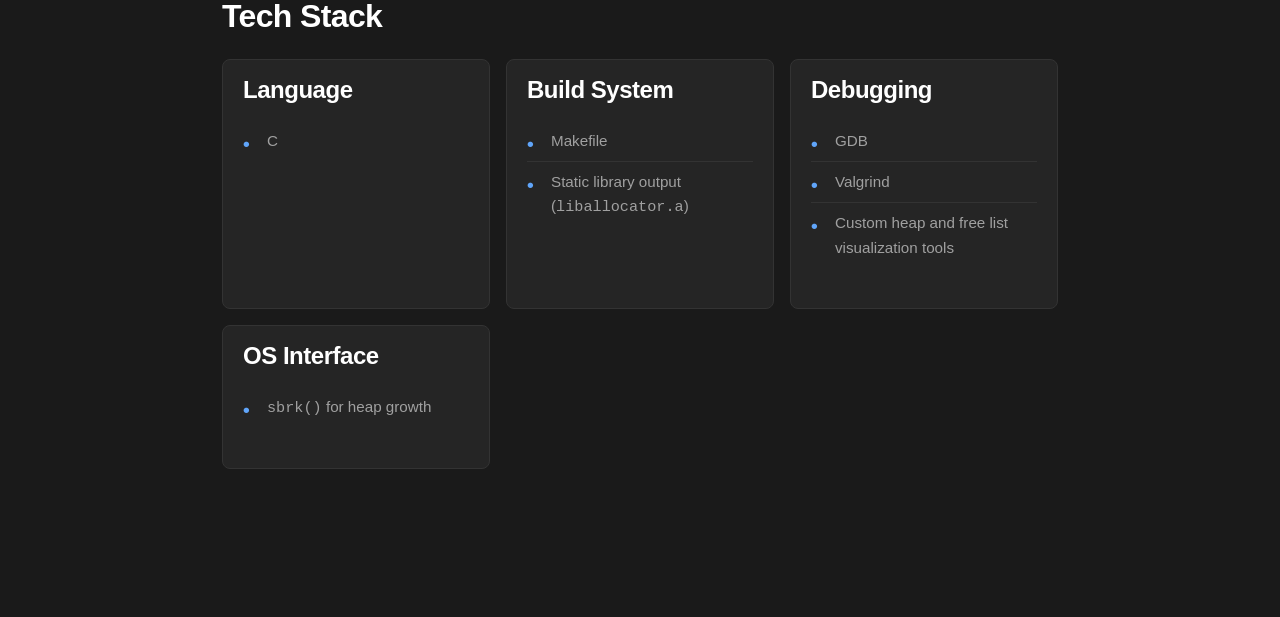
<file: projects/memory-allocator.html>
<!DOCTYPE html>
<html lang="en">
<head>
  <meta charset="UTF-8" />
  <meta name="viewport" content="width=device-width, initial-scale=1.0" />
  <title>Custom Memory Allocator | Bader Al Qasem</title>
  <link rel="icon" type="image/png" href="../images/favicon.png" />
  <link rel="apple-touch-icon" href="../images/favicon.png" />
  <link rel="stylesheet" href="../style.css" />
</head>
<body>

<nav class="project-nav">
  <a href="../index.html">← Back to Projects</a>
</nav>

<section class="project-hero">
  <div class="project-hero-content">
    <h1>Custom Memory Allocator</h1>
    <p class="project-subtitle">
      A low-level malloc/free implementation with splitting, coalescing, dual linked lists, and full stress-tested stability.
    </p>
  </div>
  <div class="project-hero-image">
    <img src="/images/allocator.jpg" alt="Custom Memory Allocator" />
  </div>
</section>

<section class="project-content">
  <!-- Project Links -->
  <div class="project-section project-links">
    <p>
      <strong>Links:</strong>
      <a href="https://github.com/Bader-alq4/malloc" target="_blank">GitHub Repository</a>
    </p>
  </div>

  <div class="project-section">
    <h2>Overview</h2>
    <p>
      This project is a custom implementation of <code>malloc()</code> and <code>free()</code> written entirely in C.
      I built it to understand how dynamic memory allocation actually works and to learn how a heap works as well. The allocator manages its own heap using <code>sbrk()</code>, tracks metadata for each block, and handles
      splitting, coalescing, and reusing freed memory.
    </p>
  </div>
  
  <div class="project-section">
    <h2>How It Works</h2>
    <p>
      My allocator manages memory by dividing the heap into blocks. Each block has two parts:
    </p>
    <pre style="margin-bottom: 1rem;"><code>| block_header | user_memory |</code></pre>

    <p>
      The <strong>block header</strong> is internal metadata the allocator uses to track the block’s size,
      whether it is free or allocated, and pointers that link blocks together. The user only sees the
      memory portion that comes after the header.
    </p>
    
    <h3>The Two Core Data Structures</h3>
    <p>
      The allocator maintains two linked lists:
    </p>
    <ul>
      <li>
        <strong>Heap list</strong> — contains <em>every</em> block in physical memory order.
        This is how the allocator finds neighboring blocks for splitting or coalescing.
      </li>
      <li>
        <strong>Free list</strong> — contains only free blocks.
        This is where <code>my_malloc()</code> searches for available space.
      </li>
    </ul>

    <h3>Allocation Process (<code>my_malloc()</code>)</h3>
    <p>
      When memory is requested, the allocator follows a simple flow:
    </p>
    <ol>
      <li><strong>Align the requested size</strong> to ensure proper memory alignment.</li>
      <li><strong>Search the free list</strong> for a block large enough to reuse.</li>
      <li>
        If a suitable block exists, it is returned. If not, the allocator <strong>expands the heap</strong> using <code>sbrk()</code> and creates a new block.
      </li>
      <li>
        If the chosen free block is larger than needed, the allocator
        <strong>splits it</strong> into a used portion and a smaller free block to avoid wasted space.
      </li>
      <li>
        The block is then <strong>removed from the free list</strong> and marked as allocated.
      </li>
      <li>
        Finally, the allocator returns a pointer to the user memory region
        (the space immediately after the metadata).
      </li>
    </ol>

    <h3>Freeing & Reuse (<code>my_free()</code>)</h3>
    <p>
      When memory is freed:
    </p>
    <ol>
      <li>The pointer is moved backward to locate the block header.</li>
      <li>The block is marked as free and added back to the free list.</li>
      <li>
        The allocator checks neighboring blocks in the heap list.
        If they are also free, they are <strong>coalesced</strong> into one larger block.
      </li>
    </ol>
    <p>
      This merging step is key to reducing fragmentation and ensuring the allocator can handle
      larger future requests without repeatedly expanding the heap.
    </p>

    <h3>Reusing Memory Before Growing</h3>
    <p>
      A major focus of the design is reuse. The allocator always consumes free blocks first,
      only calling <code>sbrk()</code> when absolutely necessary. This mirrors how real-world
      allocators work and minimizes operating system interactions.
    </p>
    <p>
      The result is a lightweight allocation engine that supports splitting, coalescing, and
      efficient memory reuse while maintaining a clean, predictable structure internally.
    </p>
  </div>

  <div class="project-section">
    <h2>Key Features</h2>
    <ul class="feature-list">
      <li>Manual heap expansion using <code>sbrk()</code></li>
      <li>Metadata headers for tracking block size and state</li>
      <li>Two linked lists for efficient memory management</li>
      <li>Block splitting to utilize oversized free regions</li>
      <li>Coalescing to merge adjacent free blocks and reduce fragmentation</li>
      <li>Aligned allocations for predictable layout and performance</li>
      <li>Reusable static library (<code>liballocator.a</code>) built with a custom Makefile</li>
    </ul>
  </div>

  <div class="project-section">
    <h2>Tech Stack</h2>
    <div class="tech-grid">
      <div class="tech-category">
        <h3>Language</h3>
        <ul><li>C</li></ul>
      </div>

      <div class="tech-category">
        <h3>Build System</h3>
        <ul>
          <li>Makefile</li>
          <li>Static library output (<code>liballocator.a</code>)</li>
        </ul>
      </div>
  
      <div class="tech-category">
        <h3>Debugging</h3>
        <ul>
          <li>GDB</li>
          <li>Valgrind</li>
          <li>Custom heap and free list visualization tools</li>
        </ul>
      </div>
  
      <div class="tech-category">
        <h3>OS Interface</h3>
        <ul><li><code>sbrk()</code> for heap growth</li></ul>
      </div>
    </div>
  </div>
</section>

</body>
</html>
</file>
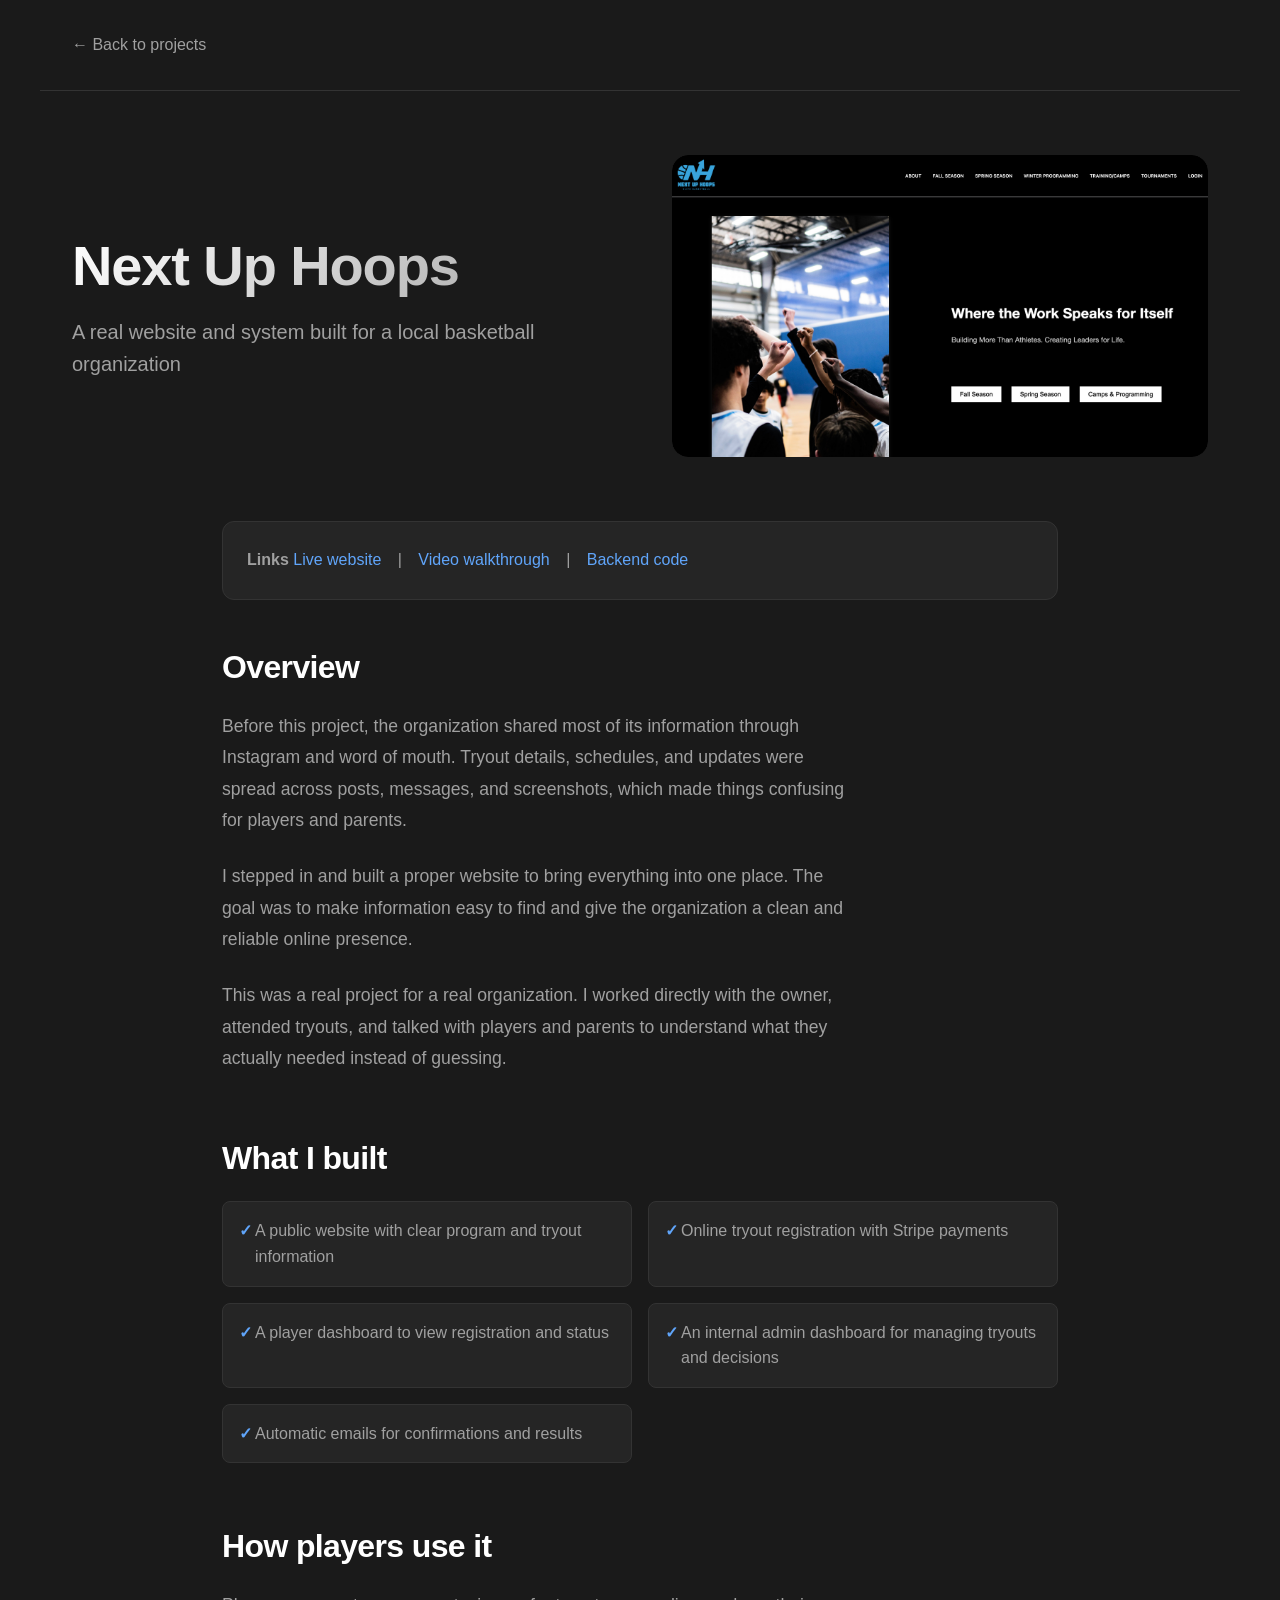
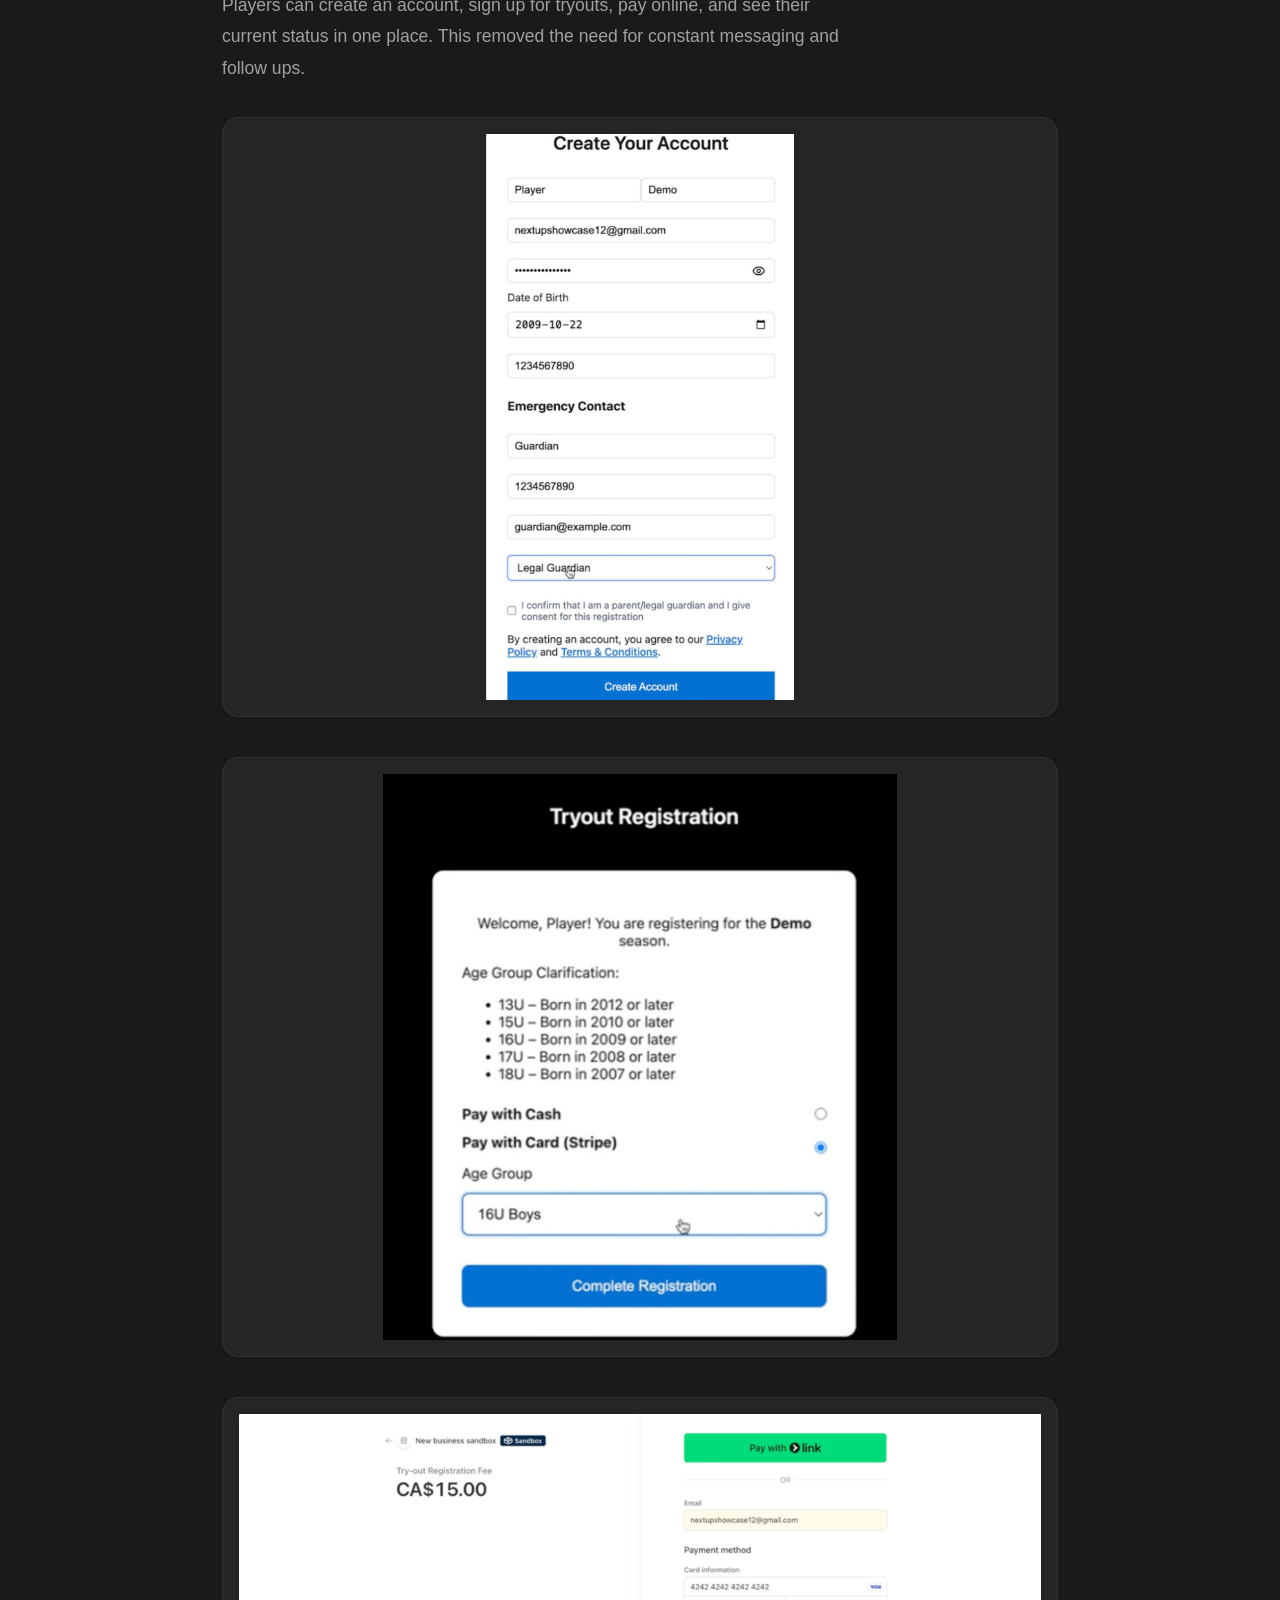
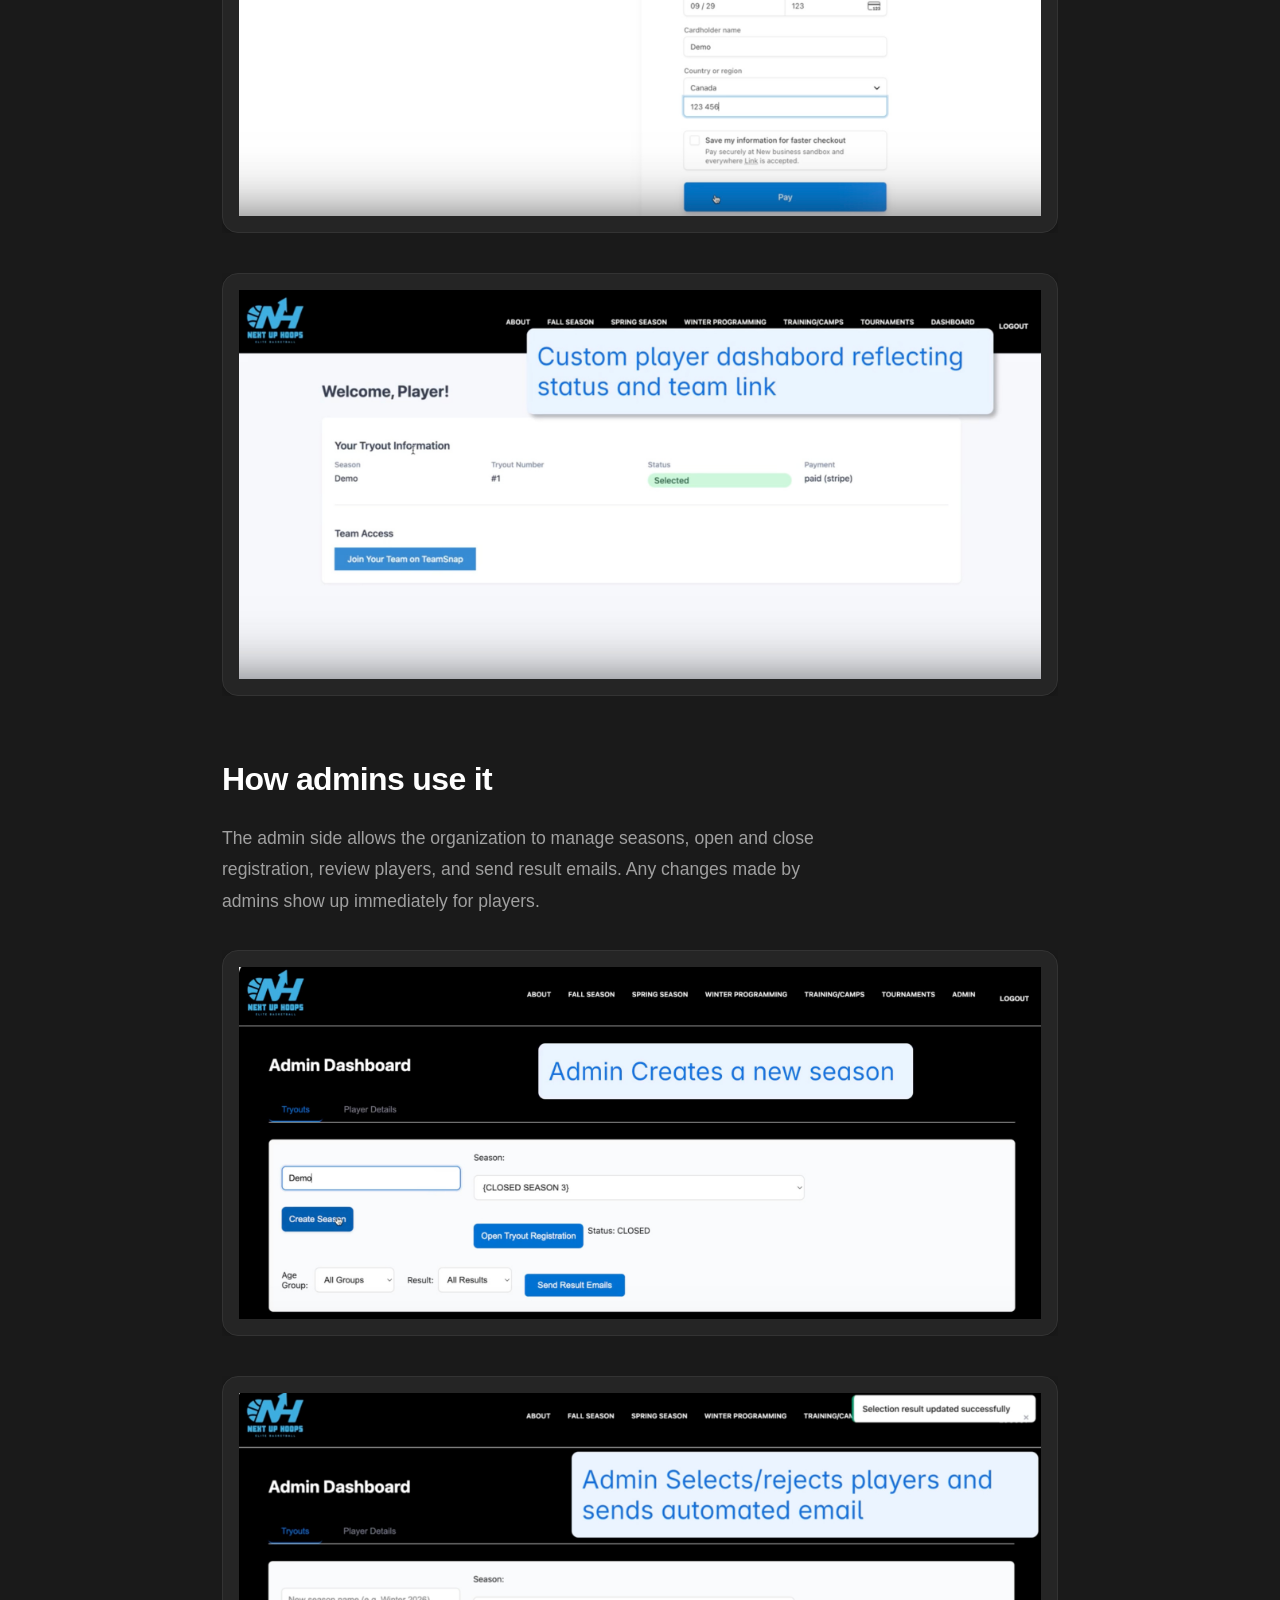
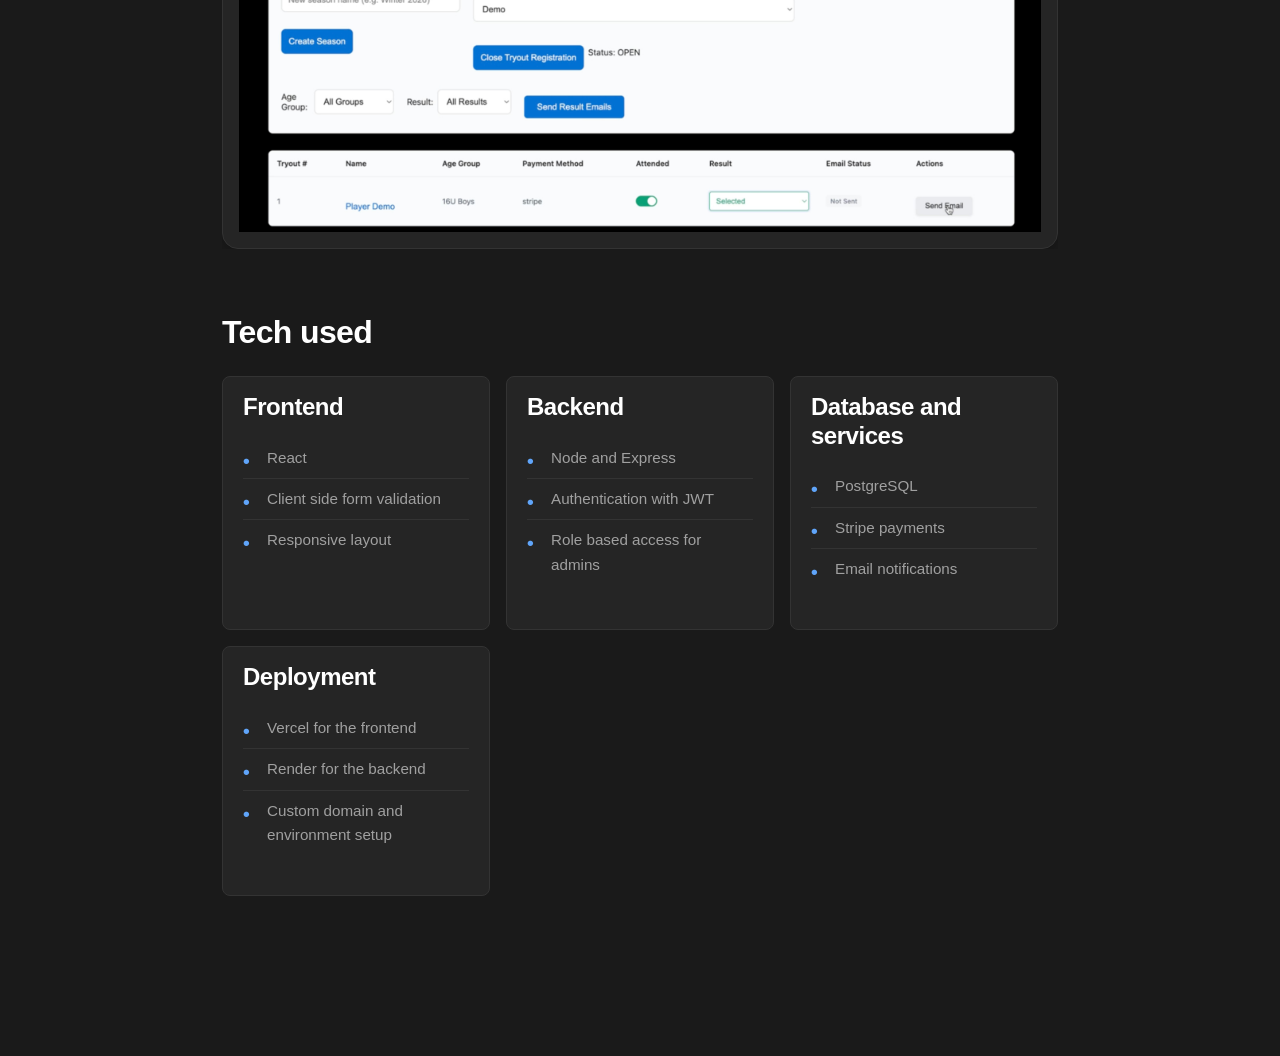
<file: projects/next-up-hoops.html>
<!DOCTYPE html>
<html lang="en">
<head>
  <meta charset="UTF-8" />
  <meta name="viewport" content="width=device-width, initial-scale=1.0" />
  <title>Next Up Hoops | Bader Al Qasem</title>
  <link rel="icon" type="image/png" href="../images/favicon.png" />
  <link rel="apple-touch-icon" href="../images/favicon.png" />
  <link rel="stylesheet" href="../style.css" />
</head>
<body>

  <nav class="project-nav">
    <a href="../index.html">← Back to projects</a>
  </nav>

  <section class="project-hero">
    <div class="project-hero-content">
      <h1>Next Up Hoops</h1>
      <p class="project-subtitle">
        A real website and system built for a local basketball organization
      </p>
    </div>
    <div class="project-hero-image">
      <img src="/images/next-up.jpg" alt="Next Up Hoops website" />
    </div>
  </section>

  <section class="project-content">

    <div class="project-section project-links">
      <p>
        <strong>Links</strong>
        <a href="https://nextuphoops.ca" target="_blank">Live website</a>
        <span class="link-separator">|</span>
        <a href="https://www.loom.com/share/a33a5d323d4c44009416b2ebdadb3789" target="_blank">Video walkthrough</a>
        <span class="link-separator">|</span>
        <a href="https://github.com/Bader-alq4/next-up-showcase" target="_blank">Backend code</a>
      </p>
    </div>

    <div class="project-section">
      <h2>Overview</h2>
      <p>
        Before this project, the organization shared most of its information through
        Instagram and word of mouth. Tryout details, schedules, and updates were
        spread across posts, messages, and screenshots, which made things confusing
        for players and parents.
      </p>
      <p>
        I stepped in and built a proper website to bring everything into one place.
        The goal was to make information easy to find and give the organization
        a clean and reliable online presence.
      </p>
      <p>
        This was a real project for a real organization. I worked directly with the
        owner, attended tryouts, and talked with players and parents to understand
        what they actually needed instead of guessing.
      </p>
    </div>

    <div class="project-section">
      <h2>What I built</h2>
      <ul class="feature-list">
        <li>A public website with clear program and tryout information</li>
        <li>Online tryout registration with Stripe payments</li>
        <li>A player dashboard to view registration and status</li>
        <li>An internal admin dashboard for managing tryouts and decisions</li>
        <li>Automatic emails for confirmations and results</li>
      </ul>
    </div>

    <div class="project-section">
      <h2>How players use it</h2>
      <p>
        Players can create an account, sign up for tryouts, pay online, and see
        their current status in one place. This removed the need for constant
        messaging and follow ups.
      </p>

      <div class="screenshot-grid screenshot-grid-large">
        <div class="screenshot-item">
          <img src="/images/create-account.jpg" alt="Account creation" />
        </div>
        <div class="screenshot-item">
          <img src="/images/tryout-registration.jpg" alt="Tryout registration" />
        </div>
        <div class="screenshot-item">
          <img src="/images/stripe-payment.jpg" alt="Stripe payment" />
        </div>
        <div class="screenshot-item">
          <img src="/images/player-dashboard.jpg" alt="Player dashboard" />
        </div>
      </div>
    </div>

    <div class="project-section">
      <h2>How admins use it</h2>
      <p>
        The admin side allows the organization to manage seasons, open and close
        registration, review players, and send result emails. Any changes made by
        admins show up immediately for players.
      </p>

      <div class="screenshot-grid screenshot-grid-large">
        <div class="screenshot-item">
          <img src="/images/admin-create-season.jpg" alt="Season management" />
        </div>
        <div class="screenshot-item">
          <img src="/images/admin-player-selection.jpg" alt="Player selection" />
        </div>
      </div>
    </div>

    <div class="project-section">
      <h2>Tech used</h2>
      <div class="tech-grid">
        <div class="tech-category">
          <h3>Frontend</h3>
          <ul>
            <li>React</li>
            <li>Client side form validation</li>
            <li>Responsive layout</li>
          </ul>
        </div>

        <div class="tech-category">
          <h3>Backend</h3>
          <ul>
            <li>Node and Express</li>
            <li>Authentication with JWT</li>
            <li>Role based access for admins</li>
          </ul>
        </div>

        <div class="tech-category">
          <h3>Database and services</h3>
          <ul>
            <li>PostgreSQL</li>
            <li>Stripe payments</li>
            <li>Email notifications</li>
          </ul>
        </div>

        <div class="tech-category">
          <h3>Deployment</h3>
          <ul>
            <li>Vercel for the frontend</li>
            <li>Render for the backend</li>
            <li>Custom domain and environment setup</li>
          </ul>
        </div>
      </div>
    </div>

  </section>

</body>
</html>
</file>
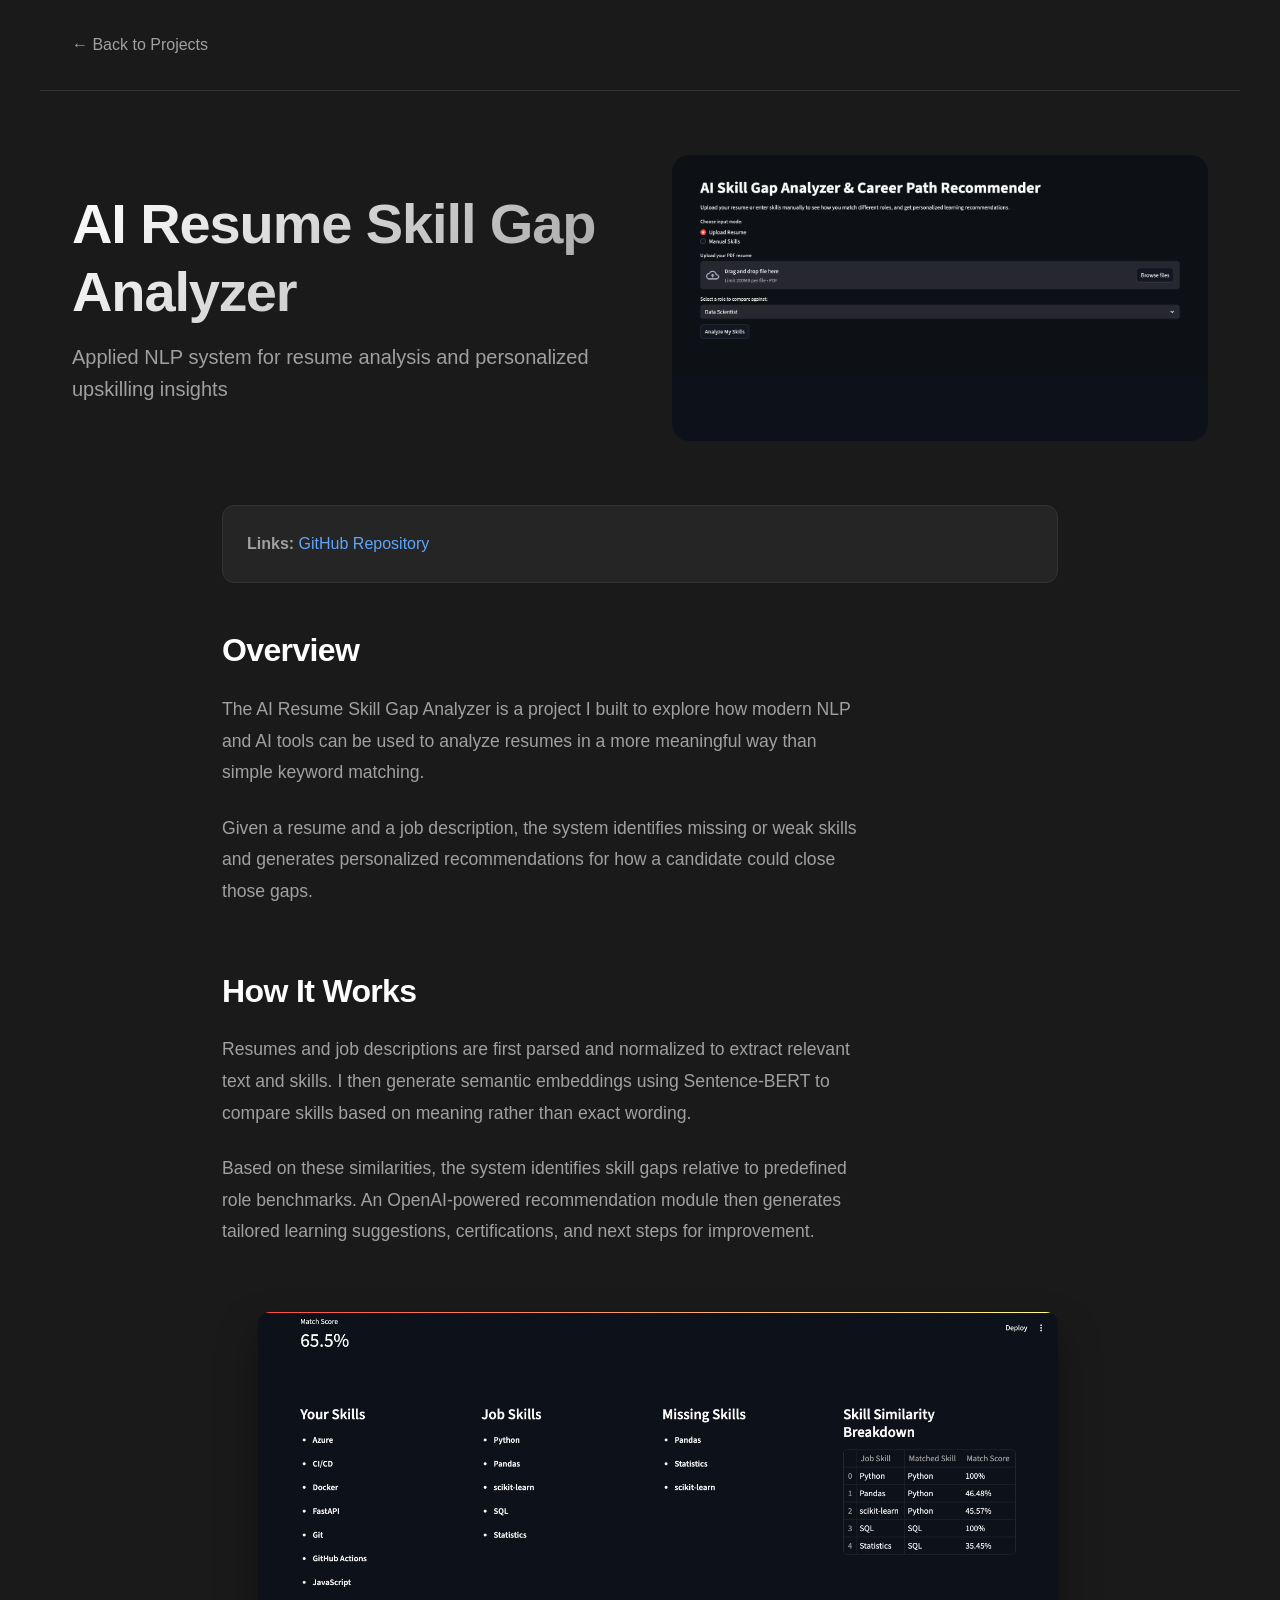
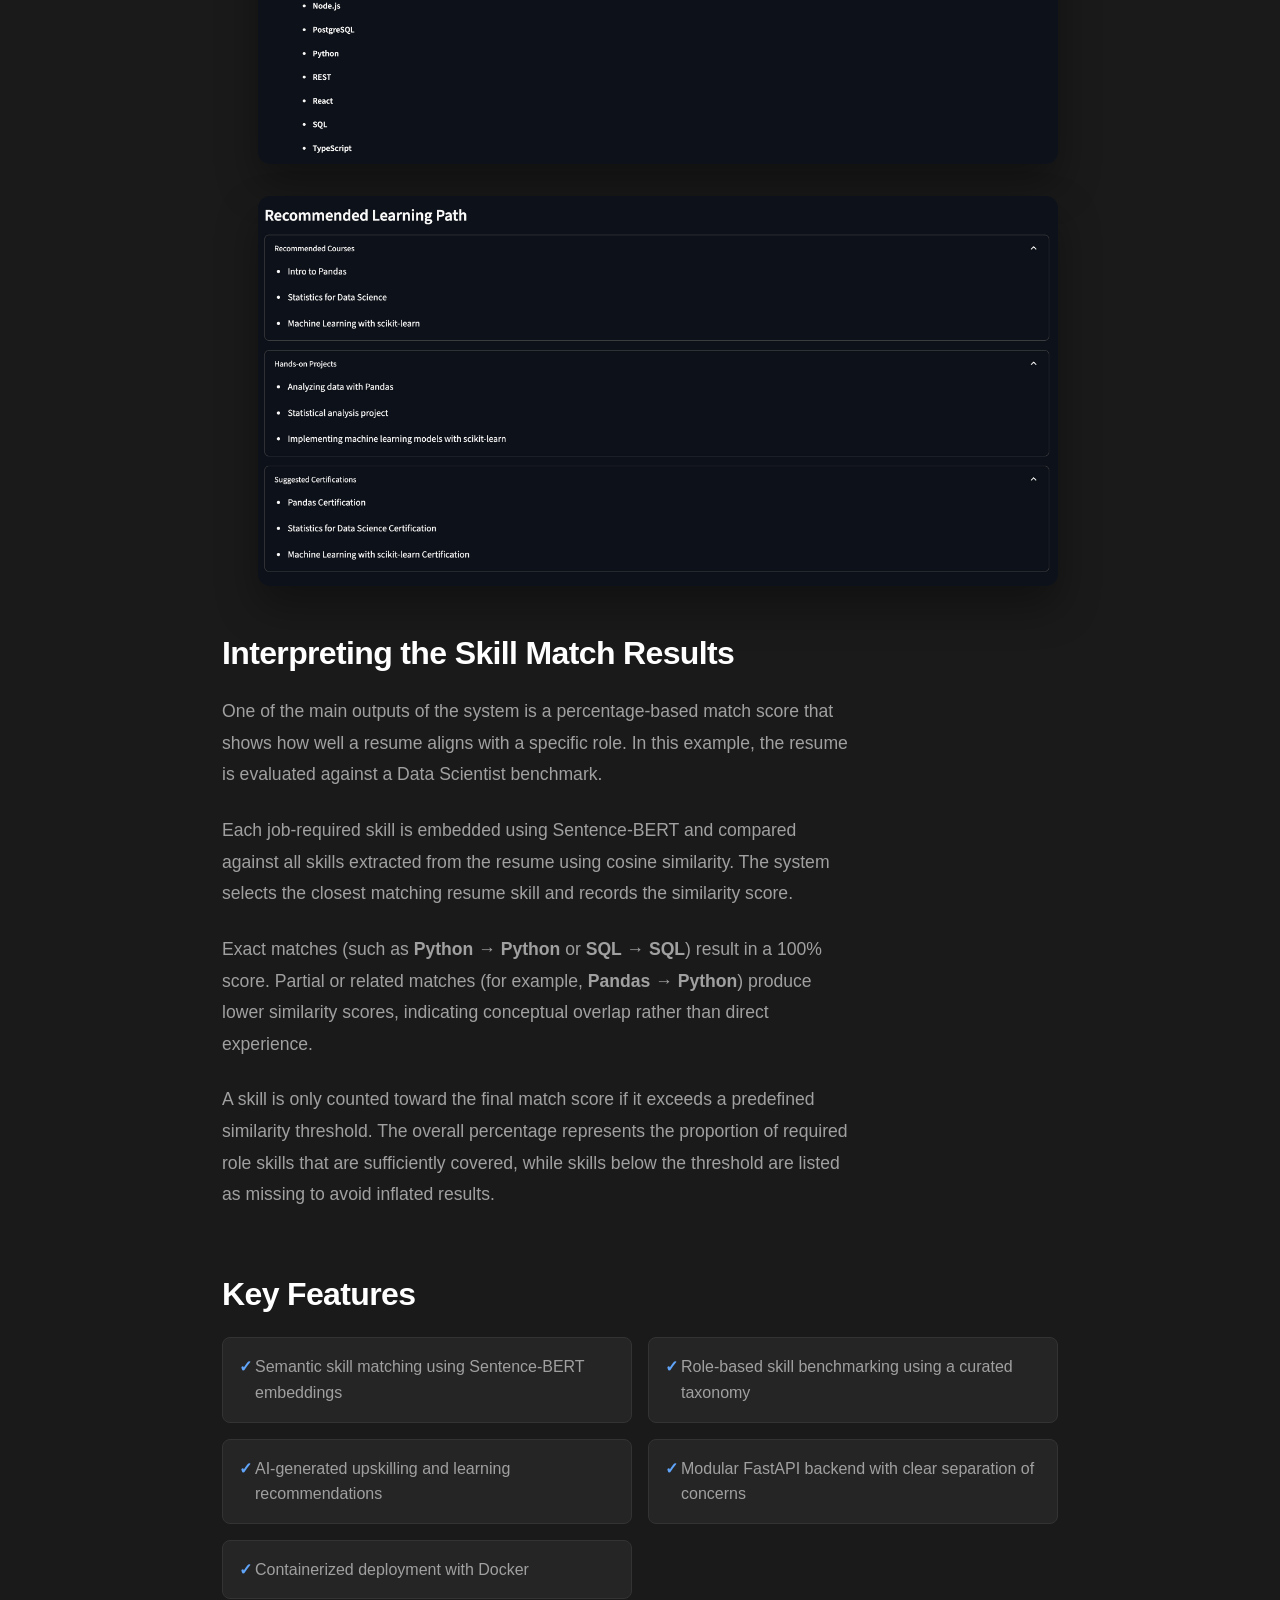
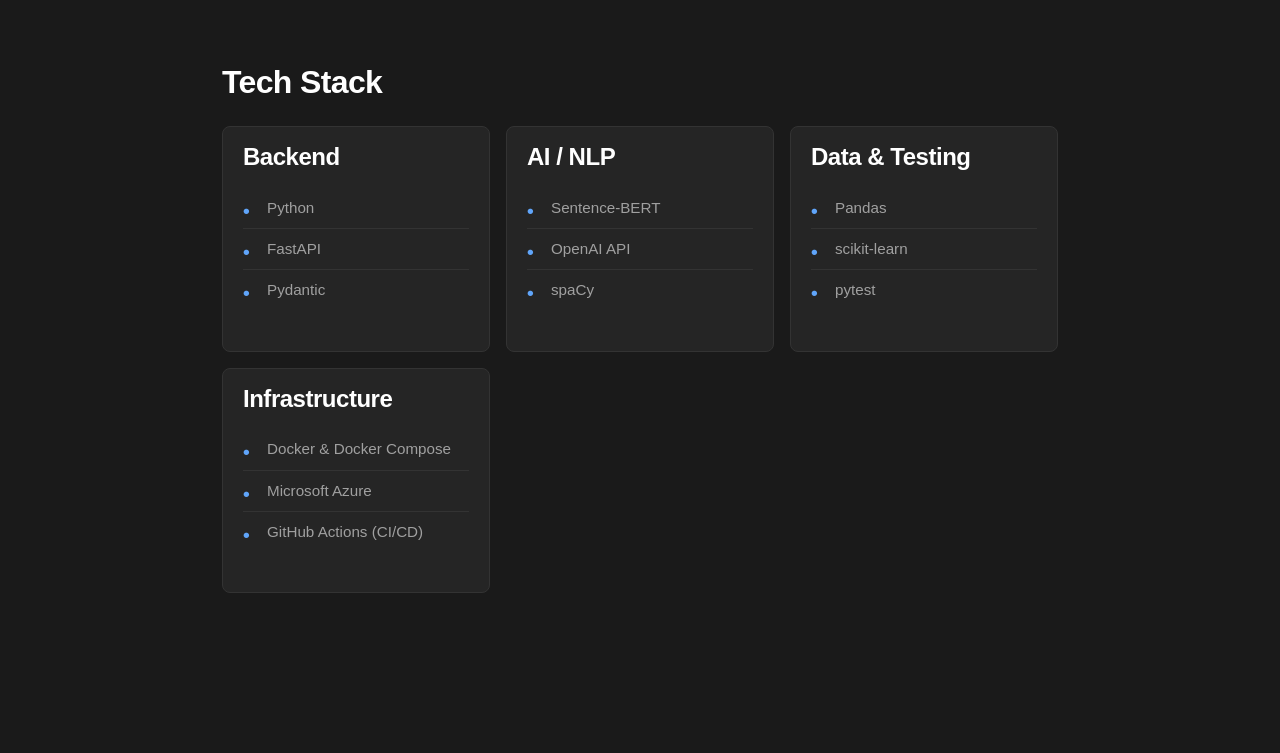
<file: projects/resume-skill-gap.html>
<!DOCTYPE html>
<html lang="en">
<head>
  <meta charset="UTF-8" />
  <meta name="viewport" content="width=device-width, initial-scale=1.0" />
  <title>AI Resume Skill Gap Analyzer | Bader Al Qasem</title>
  <link rel="icon" type="image/png" href="../images/favicon.png" />
  <link rel="apple-touch-icon" href="../images/favicon.png" />
  <link rel="stylesheet" href="../style.css" />
</head>
<body>

<nav class="project-nav">
  <a href="../index.html">← Back to Projects</a>
</nav>

<section class="project-hero">
  <div class="project-hero-content">
    <h1>AI Resume Skill Gap Analyzer</h1>
    <p class="project-subtitle">
      Applied NLP system for resume analysis and personalized upskilling insights
    </p>
  </div>
  <div class="project-hero-image">
    <img src="/images/resume-ai.jpg" alt="AI Resume Skill Gap Analyzer" />
  </div>
</section>

<section class="project-content">

  <!-- Project Links -->
  <div class="project-section project-links">
    <p>
      <strong>Links:</strong>
      <a href="https://github.com/Bader-alq4/resume-skill-gap" target="_blank">GitHub Repository</a>
    </p>
  </div>

  <div class="project-section">
    <h2>Overview</h2>
    <p>
      The AI Resume Skill Gap Analyzer is a project I built to explore how modern
      NLP and AI tools can be used to analyze resumes in a more meaningful way
      than simple keyword matching.
    </p>
    <p>
      Given a resume and a job description,
      the system identifies missing or weak skills and generates personalized
      recommendations for how a candidate could close those gaps.
    </p>
  </div>

  <div class="project-section">
    <h2>How It Works</h2>
    <p>
      Resumes and job descriptions are first parsed and normalized to extract
      relevant text and skills. I then generate semantic embeddings using
      Sentence-BERT to compare skills based on meaning rather than exact wording.
    </p>
    <p>
      Based on these similarities, the system identifies skill gaps relative to
      predefined role benchmarks. An OpenAI-powered recommendation module then
      generates tailored learning suggestions, certifications, and next steps
      for improvement.
    </p>
  </div>

  <!-- SKILL MATCH EXPLANATION + IMAGE -->
  <div class="project-section">
    <!-- Image -->
    <div style="margin-bottom: 3rem; display: flex; flex-direction: column; align-items: flex-end; gap: 2rem;">
      <img
        src="/images/skill-gap-example.jpg"
        alt="Resume vs Data Scientist skill match breakdown"
        style="
          width: 100%;
          max-width: 800px;
          border-radius: 12px;
          box-shadow: 0 20px 40px rgba(0, 0, 0, 0.35);
        "
      />
      <img
        src="/images/recommend.jpg"
        alt="AI-generated recommendations for skill gap improvement"
        style="
          width: 100%;
          max-width: 800px;
          border-radius: 12px;
          box-shadow: 0 20px 40px rgba(0, 0, 0, 0.35);
        "
      />
    </div>

    <h2>Interpreting the Skill Match Results</h2>

    <div>
      <p>
        One of the main outputs of the system is a percentage-based match score
        that shows how well a resume aligns with a specific role. In this
        example, the resume is evaluated against a Data Scientist benchmark.
      </p>
      <p>
        Each job-required skill is embedded using Sentence-BERT and compared
        against all skills extracted from the resume using cosine similarity.
        The system selects the closest matching resume skill and records the
        similarity score.
      </p>
      <p>
        Exact matches (such as <strong>Python → Python</strong> or
        <strong>SQL → SQL</strong>) result in a 100% score. Partial or related
        matches (for example, <strong>Pandas → Python</strong>) produce lower
        similarity scores, indicating conceptual overlap rather than direct
        experience.
      </p>
      <p>
        A skill is only counted toward the final match score if it exceeds a
        predefined similarity threshold. The overall percentage represents the
        proportion of required role skills that are sufficiently covered,
        while skills below the threshold are listed as missing to avoid
        inflated results.
      </p>
    </div>
  </div>

  <div class="project-section">
    <h2>Key Features</h2>
    <ul class="feature-list">
      <li>Semantic skill matching using Sentence-BERT embeddings</li>
      <li>Role-based skill benchmarking using a curated taxonomy</li>
      <li>AI-generated upskilling and learning recommendations</li>
      <li>Modular FastAPI backend with clear separation of concerns</li>
      <li>Containerized deployment with Docker</li>
    </ul>
  </div>

  <div class="project-section">
    <h2>Tech Stack</h2>
    <div class="tech-grid">
      <div class="tech-category">
        <h3>Backend</h3>
        <ul>
          <li>Python</li>
          <li>FastAPI</li>
          <li>Pydantic</li>
        </ul>
      </div>
      <div class="tech-category">
        <h3>AI / NLP</h3>
        <ul>
          <li>Sentence-BERT</li>
          <li>OpenAI API</li>
          <li>spaCy</li>
        </ul>
      </div>
      <div class="tech-category">
        <h3>Data & Testing</h3>
        <ul>
          <li>Pandas</li>
          <li>scikit-learn</li>
          <li>pytest</li>
        </ul>
      </div>
      <div class="tech-category">
        <h3>Infrastructure</h3>
        <ul>
          <li>Docker & Docker Compose</li>
          <li>Microsoft Azure</li>
          <li>GitHub Actions (CI/CD)</li>
        </ul>
      </div>
    </div>
  </div>

</section>

</body>
</html>
</file>
<file: style.css>
/* ---------- CSS Reset ---------- */
* {
    box-sizing: border-box;
    margin: 0;
    padding: 0;
  }

html {
  scroll-behavior: smooth;
}
  
  /* ---------- Theme Variables ---------- */
  :root {
  --bg: #1a1a1a;
  --fg: #ffffff;
  --muted: #a0a0a0;
    --accent: #60a5fa;
  --accent-hover: #3b82f6;
  --card: #252525;
  --card-hover: #2d2d2d;
  --border: #333333;
  }
  
  /* ---------- Base Page Styles ---------- */
  body {
  font-family: -apple-system, BlinkMacSystemFont, 'Segoe UI', 'Roboto', 'Oxygen', 'Ubuntu', 'Cantarell', sans-serif;
    background-color: var(--bg);
    color: var(--fg);
    line-height: 1.6;
  -webkit-font-smoothing: antialiased;
  -moz-osx-font-smoothing: grayscale;
}

/* ---------- Navigation ---------- */
nav {
  max-width: 1200px;
  margin: 0 auto;
  padding: 2rem 2rem;
  display: flex;
  justify-content: space-between;
  align-items: center;
  border-bottom: 1px solid var(--border);
}

.nav-links {
  display: flex;
  gap: 2rem;
  align-items: center;
}

.nav-links a {
  color: var(--fg);
  font-weight: 700;
  font-size: 1.1rem;
  transition: color 0.2s ease;
}

.nav-links a:hover {
  color: var(--accent);
  text-decoration: none;
}

.nav-brand {
  text-align: right;
  z-index: 1001;
}

.hamburger {
  display: none;
  flex-direction: column;
  background: none;
  border: none;
  cursor: pointer;
  padding: 0.5rem;
  gap: 5px;
  z-index: 1001;
}

.hamburger span {
  width: 25px;
  height: 3px;
  background: var(--fg);
  border-radius: 3px;
  transition: all 0.3s ease;
}

.hamburger.active span:nth-child(1) {
  transform: rotate(45deg) translate(8px, 8px);
}

.hamburger.active span:nth-child(2) {
  opacity: 0;
}

.hamburger.active span:nth-child(3) {
  transform: rotate(-45deg) translate(7px, -7px);
}

.nav-brand-link {
  text-decoration: none;
  color: var(--fg);
  transition: color 0.2s ease;
  display: block;
}

.nav-brand-link:hover {
  color: var(--accent);
}

.nav-brand-link strong {
  display: block;
  font-size: 1.4rem;
  font-weight: 700;
  margin-bottom: 0.35rem;
  letter-spacing: -0.01em;
}

.nav-brand span {
  display: block;
  font-size: 1.05rem;
  color: var(--muted);
  font-weight: 500;
  }
  
  /* ---------- Text ---------- */
  h1, h2, h3 {
  font-weight: 700;
    line-height: 1.2;
  letter-spacing: -0.02em;
}

h1 {
  font-size: clamp(2.5rem, 5vw, 4rem);
  margin-bottom: 1.5rem;
  background: linear-gradient(135deg, var(--fg) 0%, var(--muted) 100%);
  -webkit-background-clip: text;
  -webkit-text-fill-color: transparent;
  background-clip: text;
}

h2 {
  font-size: clamp(1.75rem, 4vw, 2.5rem);
  margin-bottom: 0.5rem;
}

h3 {
  font-size: 1.5rem;
  margin-bottom: 0.75rem;
  color: var(--fg);
  }
  
  p {
    color: var(--muted);
    max-width: 65ch;
  font-size: 1.05rem;
  }
  
  /* ---------- Links ---------- */
  a {
    color: var(--accent);
    text-decoration: none;
  transition: color 0.2s ease;
  }
  
  a:hover {
  color: var(--accent-hover);
}

/* ---------- Hero Section ---------- */
.hero {
  max-width: 1200px;
  margin: 0 auto;
  padding: 6rem 2rem;
  display: grid;
  grid-template-columns: 1fr auto;
  gap: 4rem;
  align-items: center;
}

.hero-content {
  max-width: 700px;
}

.hero-tagline {
  font-size: 1.25rem;
  margin-bottom: 2rem;
  color: var(--muted);
}

.hero-badges {
  display: flex;
  flex-wrap: wrap;
  gap: 0.75rem;
  margin-top: 2rem;
}

.badge {
  display: inline-block;
  padding: 0.5rem 1rem;
  background: var(--card);
  border: 1px solid var(--border);
  border-radius: 6px;
  font-size: 0.9rem;
  color: var(--muted);
  transition: all 0.2s ease;
}

.badge:hover {
  background: var(--card-hover);
  border-color: var(--accent);
  color: var(--accent);
}

.hero-image {
  width: 400px;
  height: 400px;
  border-radius: 50%;
  overflow: visible;
  transition: transform 0.3s ease;
  display: flex;
  align-items: center;
  justify-content: center;
}

.hero-image:hover {
  transform: scale(1.05);
}

.hero-image img {
  width: 100%;
  height: 100%;
  object-fit: contain;
  border-radius: 50%;
}

/* ---------- Projects Section ---------- */
#projects {
  max-width: 1400px;
  margin: 0 auto;
  padding: 6rem 6rem;
}

.section-header {
  margin-bottom: 5rem;
  text-align: center;
}

.section-description {
  font-size: 1.1rem;
  color: var(--muted);
  margin: 0 auto;
  max-width: 600px;
}

.projects-container {
  display: flex;
  flex-direction: column;
  gap: 8rem;
}

.project-item {
  display: grid;
  grid-template-columns: 1fr 2.3fr; /* image gets more space */
  gap: 3rem;
  align-items: center;
  cursor: pointer;
  transition: opacity 0.3s ease;
  text-decoration: none;
  color: inherit;
}

.project-item:hover {
  opacity: 0.8;
}

.project-info {
  display: flex;
  flex-direction: column;
  gap: 0.5rem;
}

.project-info h3 {
  font-size: 1.75rem;
  margin-bottom: 0;
  color: var(--fg);
  font-weight: 700;
  line-height: 1.3;
}

.project-info p {
  font-size: 1rem;
  color: var(--muted);
  line-height: 1.6;
  max-width: none;
  margin: 0;
}

/* Home page project images - larger with rounded borders */
#projects .project-image {
  width: 100%;
  height: 680px;
  overflow: hidden;
  border-radius: 24px;
  background: var(--card);
  display: flex;
  align-items: center;
  justify-content: center;
  border: 1px solid var(--border);
  box-shadow: 0 8px 24px rgba(0, 0, 0, 0.3);
  transition: all 0.3s ease;
  padding: 1rem;
}

#projects .project-item:hover .project-image {
  box-shadow: 0 12px 32px rgba(96, 165, 250, 0.2);
  border-color: var(--accent);
  transform: translateY(-4px);
}

#projects .project-image img {
  width: 100%;
  height: 100%;
  object-fit: contain;
  transition: transform 0.5s ease;
  border-radius: 16px;
}

#projects .project-item:hover .project-image img {
  transform: scale(1.02);
}

#projects .project-image.smaller-image {
  height: 500px;
}

/* ---------- Project Detail Pages ---------- */
.project-nav {
  max-width: 1200px;
  margin: 0 auto;
  padding: 2rem 2rem;
  border-bottom: 1px solid var(--border);
}

.project-nav a {
  color: var(--muted);
  font-size: 1rem;
  transition: color 0.2s ease;
}

.project-nav a:hover {
  color: var(--accent);
}

.project-hero {
  max-width: 1200px;
  margin: 0 auto;
  padding: 4rem 2rem;
  display: grid;
  grid-template-columns: 1fr 1fr;
  gap: 4rem;
  align-items: center;
}

.project-hero-content h1 {
  font-size: clamp(2.5rem, 5vw, 3.5rem);
  margin-bottom: 1rem;
  background: linear-gradient(135deg, var(--fg) 0%, var(--muted) 100%);
  -webkit-background-clip: text;
  -webkit-text-fill-color: transparent;
  background-clip: text;
}

.project-subtitle {
  font-size: 1.25rem;
  color: var(--muted);
  margin: 0;
}

.project-hero-image {
  width: 100%;
  border-radius: 16px;
  overflow: hidden;
  background: var(--card);
}

.project-hero-image img {
  width: 100%;
  height: auto;
  display: block;
  border-radius: 16px;
  box-shadow: 0 8px 24px rgba(0, 0, 0, 0.3);
}

.project-content {
  max-width: 900px;
  margin: 0 auto;
  padding: 0 2rem 6rem;
}

.project-section {
  margin-bottom: 4rem;
}

.project-section h2 {
  font-size: 2rem;
  margin-bottom: 1.5rem;
  color: var(--fg);
}

.project-section h3 {
  font-size: 1.25rem;
  margin-bottom: 0.75rem;
  color: var(--fg);
}

.project-section p {
  font-size: 1.1rem;
  line-height: 1.8;
  margin-bottom: 1.5rem;
  color: var(--muted);
}

.feature-list {
  list-style: none;
  padding: 0;
  display: grid;
  grid-template-columns: repeat(auto-fit, minmax(280px, 1fr));
  gap: 1rem;
}

.feature-list li {
  padding: 1rem;
  background: var(--card);
  border: 1px solid var(--border);
  border-radius: 8px;
  color: var(--muted);
  font-size: 1rem;
  position: relative;
  padding-left: 2rem;
}

.feature-list li::before {
  content: "✓";
  position: absolute;
  left: 1rem;
  color: var(--accent);
  font-weight: bold;
}

.tech-grid {
  display: grid;
  grid-template-columns: repeat(auto-fit, minmax(250px, 1fr));
  gap: 1rem;
  margin-top: 1.5rem;
}

.tech-category {
  padding: 1rem 1.25rem;
  background: var(--card);
  border: 1px solid var(--border);
  border-radius: 8px;
}

.tech-category h3 {
  font-size: 1.1rem;
  margin-bottom: 0.75rem;
  color: var(--fg);
}

.tech-category ul {
  list-style: none;
  padding: 0;
}

.tech-category li {
  padding: 0.4rem 0;
  color: var(--muted);
  font-size: 0.95rem;
  border-bottom: 1px solid var(--border);
}

.tech-category li:last-child {
  border-bottom: none;
}

/* Screenshot Grid for App Walkthroughs */
.screenshot-grid {
  display: grid;
  grid-template-columns: repeat(auto-fit, minmax(200px, 1fr));
  gap: 1.5rem;
  margin: 2rem 0;
}

.screenshot-grid-large {
  grid-template-columns: repeat(auto-fit, minmax(450px, 1fr));
  gap: 2.5rem;
}

.screenshot-grid img {
  width: 100%;
  height: auto;
  border-radius: 12px;
  border: 1px solid var(--border);
  background: var(--card);
  padding: 0.5rem;
  box-shadow: 0 4px 12px rgba(0, 0, 0, 0.2);
  transition: transform 0.3s ease, box-shadow 0.3s ease;
}

.screenshot-grid-large img {
  padding: 1rem;
  border-radius: 16px;
}

.screenshot-item {
  display: flex;
  align-items: center;
  justify-content: center;
  overflow: hidden;
}

.screenshot-item img {
  max-height: 600px;
  width: 100%;
  height: auto;
  object-fit: contain;
}

.screenshot-grid img:hover {
  transform: translateY(-4px);
  box-shadow: 0 8px 20px rgba(0, 0, 0, 0.3);
}

.project-section h3 {
  font-size: 1.5rem;
  margin-top: 2.5rem;
  margin-bottom: 1rem;
  color: var(--fg);
  font-weight: 600;
}

.project-section h3:first-of-type {
  margin-top: 0;
}

.project-section ul:not(.feature-list) {
  list-style: none;
  padding: 0;
  margin: 1rem 0 1.5rem;
}

.project-section ul:not(.feature-list) li {
  padding: 0.5rem 0;
  padding-left: 1.5rem;
  position: relative;
  color: var(--muted);
  line-height: 1.6;
}

.project-section ul:not(.feature-list) li::before {
  content: "•";
  position: absolute;
  left: 0;
  color: var(--accent);
  font-weight: bold;
  font-size: 1.2rem;
}

.project-section ol {
  list-style: none;
  counter-reset: item;
  padding: 0;
  margin: 1rem 0 1.5rem;
}

.project-section ol li {
  counter-increment: item;
  padding: 0.5rem 0;
  padding-left: 2rem;
  position: relative;
  color: var(--muted);
  line-height: 1.6;
}

.project-section ol li::before {
  content: counter(item) ".";
  position: absolute;
  left: 0;
  color: var(--accent);
  font-weight: 600;
  font-size: 1rem;
}

.walkthrough-section {
  margin-bottom: 3rem;
}

.walkthrough-section:last-child {
  margin-bottom: 0;
}

.project-links {
  padding: 1.5rem;
  background: var(--card);
  border: 1px solid var(--border);
  border-radius: 12px;
  margin-bottom: 3rem;
}

.project-links p {
  margin: 0;
  font-size: 1rem;
}

.project-links a {
  color: var(--accent);
  font-weight: 500;
  transition: color 0.2s ease;
}

.project-links a:hover {
  color: var(--accent-hover);
}

.link-separator {
  color: var(--muted);
  margin: 0 0.75rem;
}

/* Project detail page images - keep normal */
section img {
  max-width: 100%;
  height: auto;
  border-radius: 0;
}
  

.project-image-contain img {
  object-fit: contain;
}

.project-item:hover .project-image img {
  transform: scale(1.05);
}

/* ---------- Blog Styles ---------- */
.blog-hero {
  max-width: 1200px;
  margin: 0 auto;
  padding: 6rem 2rem 4rem;
  text-align: center;
}

.blog-hero-content h1 {
  margin-bottom: 1.5rem;
}

.blog-hero-description {
  font-size: 1.25rem;
  color: var(--muted);
  max-width: 700px;
  margin: 0 auto;
}

.blog-content {
  max-width: 1400px;
  margin: 0 auto;
  padding: 2rem 2rem 6rem;
}

.blog-grid {
  display: grid;
  grid-template-columns: repeat(auto-fit, minmax(350px, 1fr));
  gap: 3rem;
  margin-top: 3rem;
}

.blog-card {
  background: var(--card);
  border: 1px solid var(--border);
  border-radius: 16px;
  overflow: hidden;
  transition: all 0.3s ease;
  display: flex;
  flex-direction: column;
  cursor: pointer;
  text-decoration: none;
  color: inherit;
}

.blog-card:hover {
  transform: translateY(-8px);
  box-shadow: 0 16px 40px rgba(96, 165, 250, 0.15);
  border-color: var(--accent);
}

.blog-card-image {
  width: 100%;
  height: 250px;
  overflow: hidden;
  background: var(--bg);
  display: flex;
  align-items: center;
  justify-content: center;
}

.blog-card-image img {
  width: 100%;
  height: 100%;
  object-fit: cover;
  transition: transform 0.5s ease;
}

.blog-card:hover .blog-card-image img {
  transform: scale(1.1);
}

.blog-card-content {
  padding: 2rem;
  display: flex;
  flex-direction: column;
  flex: 1;
  gap: 1rem;
}

.blog-card-content h2 {
  font-size: 1.75rem;
  margin-bottom: 0;
  color: var(--fg);
}

.blog-card-excerpt {
  color: var(--muted);
  font-size: 1rem;
  line-height: 1.6;
  flex: 1;
  margin: 0;
}

.blog-card-link {
  color: var(--accent);
  font-weight: 600;
  font-size: 1rem;
  margin-top: auto;
  transition: color 0.2s ease;
}

.blog-card:hover .blog-card-link {
  color: var(--accent-hover);
}

/* Blog Post Pages */
.blog-post-hero {
  max-width: 1200px;
  margin: 0 auto;
  padding: 4rem 2rem;
  display: grid;
  grid-template-columns: 1fr 1fr;
  gap: 4rem;
  align-items: center;
}

.blog-post-hero-content h1 {
  font-size: clamp(2.5rem, 5vw, 3.5rem);
  margin-bottom: 1rem;
  background: linear-gradient(135deg, var(--fg) 0%, var(--muted) 100%);
  -webkit-background-clip: text;
  -webkit-text-fill-color: transparent;
  background-clip: text;
}

.blog-post-meta {
  font-size: 1.1rem;
  color: var(--muted);
  margin: 0;
  font-weight: 500;
}

.blog-post-hero-image {
  width: 100%;
  border-radius: 16px;
  overflow: hidden;
  background: var(--card);
}

.blog-post-hero-image.smaller {
  max-width: 400px;
}

.blog-post-hero-image img {
  width: 100%;
  height: auto;
  display: block;
  border-radius: 16px;
  box-shadow: 0 8px 24px rgba(0, 0, 0, 0.3);
}

.blog-post-content {
  max-width: 800px;
  margin: 0 auto;
  padding: 0 2rem 6rem;
}

.blog-post-section {
  margin-bottom: 4rem;
}

.blog-post-section h2 {
  font-size: 2rem;
  margin-bottom: 1.5rem;
  color: var(--fg);
  font-weight: 700;
}

.blog-post-section h3 {
  font-size: 1.5rem;
  margin-top: 2.5rem;
  margin-bottom: 1rem;
  color: var(--fg);
  font-weight: 600;
}

.blog-post-section h3:first-of-type {
  margin-top: 0;
}

.blog-post-section p {
  font-size: 1.1rem;
  line-height: 1.8;
  margin-bottom: 1.5rem;
  color: var(--muted);
}

.blog-post-section code {
  background: var(--card);
  padding: 0.2rem 0.4rem;
  border-radius: 4px;
  font-family: 'Monaco', 'Menlo', 'Ubuntu Mono', monospace;
  font-size: 0.9em;
  color: var(--accent);
  border: 1px solid var(--border);
}

.blog-post-section pre {
  background: var(--card);
  border: 1px solid var(--border);
  border-radius: 8px;
  padding: 1.5rem;
  overflow-x: auto;
  margin: 1.5rem 0;
  line-height: 1.6;
}

.blog-post-section pre code {
  background: transparent;
  padding: 0;
  border: none;
  color: var(--fg);
  font-size: 0.95rem;
  display: block;
}

.blog-post-section ul {
  list-style: none;
  padding: 0;
  margin: 1.5rem 0;
}

.blog-post-section ul li {
  padding-left: 1.5rem;
  position: relative;
  margin-bottom: 0.75rem;
  color: var(--muted);
  line-height: 1.6;
}

.blog-post-section ul li::before {
  content: "•";
  position: absolute;
  left: 0;
  color: var(--accent);
  font-weight: bold;
}

.blog-post-section ol {
  padding-left: 1.5rem;
  margin: 1.5rem 0;
}

.blog-post-section ol li {
  color: var(--muted);
  line-height: 1.8;
  margin-bottom: 0.75rem;
}

.blog-flow {
  list-style: decimal;
  padding-left: 2rem;
  margin: 1.5rem 0;
}

.blog-flow li {
  color: var(--muted);
  line-height: 1.8;
  margin-bottom: 1rem;
  padding-left: 0.5rem;
}

.math-block {
  background: var(--card);
  border: 1px solid var(--border);
  border-radius: 8px;
  padding: 1.5rem;
  margin: 1.5rem 0;
  font-family: 'Monaco', 'Menlo', 'Ubuntu Mono', monospace;
  font-size: 0.95rem;
  color: var(--fg);
  text-align: center;
  overflow-x: auto;
}

.blog-takeaways {
  list-style: none;
  padding: 0;
  display: flex;
  flex-direction: column;
  gap: 1.5rem;
}

.blog-takeaways li {
  padding: 1.5rem;
  background: var(--card);
  border: 1px solid var(--border);
  border-left: 4px solid var(--accent);
  border-radius: 8px;
  color: var(--muted);
  font-size: 1.05rem;
  line-height: 1.6;
}

.blog-takeaways li strong {
  color: var(--fg);
  display: block;
  margin-bottom: 0.5rem;
  font-size: 1.1rem;
}

.blog-post-footer {
  margin-top: 5rem;
  padding-top: 3rem;
  border-top: 1px solid var(--border);
  display: flex;
  justify-content: space-between;
  align-items: center;
  flex-wrap: wrap;
  gap: 1rem;
}

.blog-back-link,
.blog-project-link {
  color: var(--accent);
  font-weight: 600;
  font-size: 1rem;
  transition: color 0.2s ease;
  text-decoration: none;
}

.blog-back-link:hover,
.blog-project-link:hover {
  color: var(--accent-hover);
}

/* ---------- Responsive Design ---------- */
@media (max-width: 768px) {
  nav {
    position: relative;
    padding: 1.5rem 1.5rem;
    flex-wrap: wrap;
  }

  .hamburger {
    display: flex;
    order: 2;
    margin-left: auto;
  }

  .nav-brand {
    text-align: left;
    order: 1;
    flex: 1;
  }

  .nav-brand span {
    font-size: 0.9rem;
  }

  .nav-brand-link strong {
    font-size: 1.2rem;
  }

  .nav-links {
    display: none;
    position: absolute;
    top: 100%;
    left: 0;
    right: 0;
    background: var(--bg);
    flex-direction: column;
    gap: 0;
    padding: 1rem 0;
    border-top: 1px solid var(--border);
    box-shadow: 0 4px 12px rgba(0, 0, 0, 0.3);
    z-index: 1000;
  }

  .nav-links.active {
    display: flex;
  }

  .nav-links a {
    width: 100%;
    padding: 1rem 1.5rem;
    text-align: left;
    border-bottom: 1px solid var(--border);
    font-size: 1rem;
  }

  .nav-links a:last-child {
    border-bottom: none;
  }

  .hero {
    grid-template-columns: 1fr;
    text-align: center;
    padding: 3rem 1.5rem;
    gap: 2rem;
  }

  .hero-content {
    max-width: 100%;
  }

  .hero-content h1 {
    font-size: clamp(2rem, 8vw, 3rem);
    margin-bottom: 1rem;
  }

  .hero-tagline {
    font-size: 1.1rem;
    margin-bottom: 1.5rem;
  }

  .hero-image {
    margin: 0 auto;
    width: 280px;
    height: 280px;
  }

  .hero-badges {
    gap: 0.5rem;
    margin-top: 1.5rem;
  }

  .badge {
    font-size: 0.85rem;
    padding: 0.4rem 0.8rem;
  }

  .hero-badges {
    justify-content: center;
  }

  .project-item {
    grid-template-columns: 1fr !important;
    gap: 2rem;
  }

  .project-info h3 {
    font-size: 1.5rem;
  }

  .project-info p {
    font-size: 0.95rem;
  }

  #projects {
    padding: 3rem 1.5rem;
  }

  .section-header {
    margin-bottom: 3rem;
  }

  .section-header h2 {
    font-size: clamp(1.5rem, 6vw, 2rem);
    margin-bottom: 0.75rem;
  }

  .section-description {
    font-size: 1rem;
    padding: 0 1rem;
  }

  #projects .project-image {
    height: 400px;
  }

  #projects .project-image.smaller-image {
    height: 320px;
  }

  .projects-container {
    gap: 4rem;
  }

  .project-item {
    gap: 1.5rem;
  }

  .project-info h3 {
    font-size: 1.4rem;
    margin-bottom: 0.5rem;
  }

  .project-info p {
    font-size: 0.9rem;
    line-height: 1.5;
  }

  section {
    padding: 3rem 1.5rem;
  }

  /* Improve touch targets on mobile */
  .nav-links a,
  .hamburger {
    min-height: 44px;
    display: flex;
    align-items: center;
  }

  /* Better spacing for project items on mobile */
  .project-item {
    padding: 0;
  }

  .project-hero {
    grid-template-columns: 1fr;
    gap: 2rem;
    padding: 3rem 2rem;
  }

  .project-hero-content {
    text-align: center;
  }

  .project-content {
    padding: 0 1.5rem 4rem;
  }

  .project-section {
    margin-bottom: 3rem;
  }

  .project-section h2 {
    font-size: 1.75rem;
  }

  .feature-list {
    grid-template-columns: 1fr;
  }

  .tech-grid {
    grid-template-columns: 1fr;
    gap: 1.5rem;
  }

  .screenshot-grid {
    grid-template-columns: repeat(auto-fit, minmax(150px, 1fr));
    gap: 1rem;
  }

  .screenshot-grid-large {
    grid-template-columns: repeat(auto-fit, minmax(300px, 1fr));
    gap: 1.5rem;
  }

  .project-section h3 {
    font-size: 1.25rem;
    margin-top: 2rem;
  }

  /* Blog Responsive */
  .blog-hero {
    padding: 4rem 2rem 3rem;
  }

  .blog-hero-description {
    font-size: 1.1rem;
  }

  .blog-grid {
    grid-template-columns: 1fr;
    gap: 2rem;
  }

  .blog-card-image {
    height: 200px;
  }

  .blog-post-hero {
    grid-template-columns: 1fr;
    gap: 2rem;
    padding: 3rem 2rem;
  }

  .blog-post-hero-content {
    text-align: center;
  }

  .blog-post-content {
    padding: 0 1.5rem 4rem;
  }

  .blog-post-section {
    margin-bottom: 3rem;
  }

  .blog-post-section h2 {
    font-size: 1.75rem;
  }

  .blog-post-section h3 {
    font-size: 1.25rem;
    margin-top: 2rem;
  }

  .blog-post-footer {
    flex-direction: column;
    align-items: flex-start;
  }
}

/* ---------- Layout ---------- */
section {
  max-width: 1200px;
    margin: 0 auto;
    padding: 5rem 2rem;
  }
</file>
